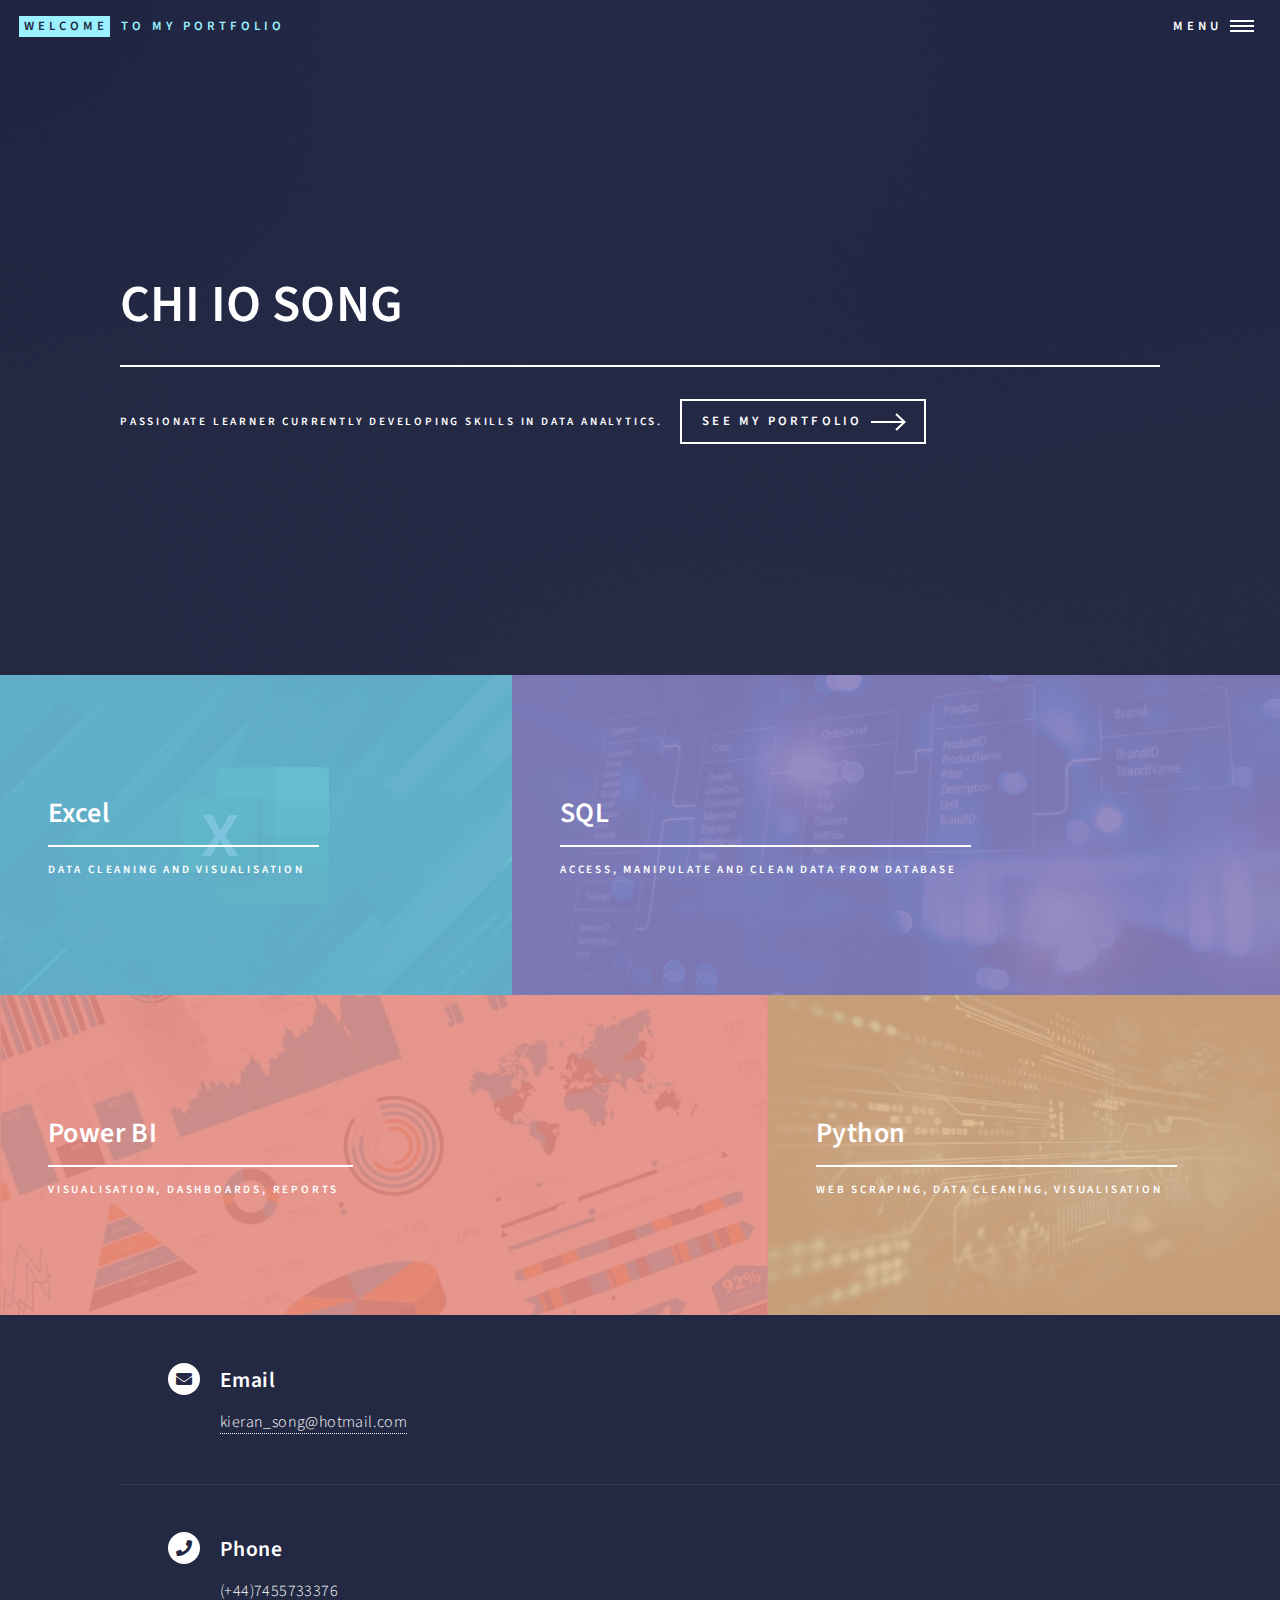
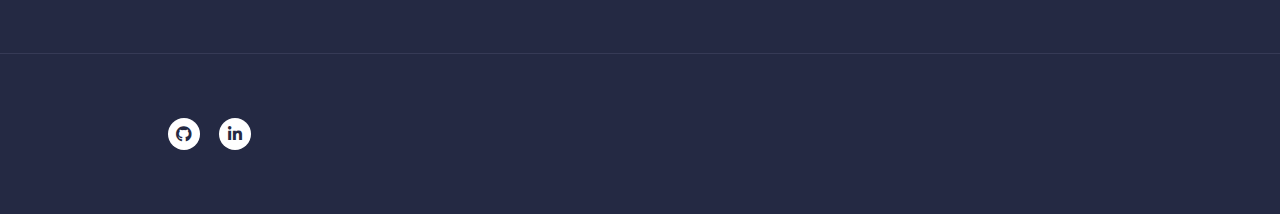
<file: index.html>
<!DOCTYPE HTML>
<!--
	Forty by HTML5 UP
	html5up.net | @ajlkn
	Free for personal and commercial use under the CCA 3.0 license (html5up.net/license)
-->
<html>
	<head>
		<title>Chi Io Song portfolio</title>
		<meta charset="utf-8" />
		<meta name="viewport" content="width=device-width, initial-scale=1, user-scalable=no" />
		<link rel="stylesheet" href="assets/css/main.css" />
		<noscript><link rel="stylesheet" href="assets/css/noscript.css" /></noscript>
	</head>
	<body class="is-preload">

		<!-- Wrapper -->
			<div id="wrapper">

				<!-- Header -->
					<header id="header" class="alt">
						<a href="index.html" class="logo"><strong>WELCOME</strong> <span>TO MY PORTFOLIO</span></a>
						<nav>
							<a href="#menu">Menu</a>
						</nav>
					</header>

				<!-- Menu -->
					<nav id="menu">
						<ul class="links">
							<li><a href="index.html">Home</a></li>
							<li><a href="Power BI.html">Power BI</a></li>
							<li><a href="SQL.html">SQL</a></li> 
							<li><a href="Python.html">Python</a></li> 
							<li><a href="Excel.html">Excel</a></li> 
							<!--
							<li><a href="generic.html">Generic</a></li>
							<li><a href="elements.html">Elements</a></li>    &#40;in progress&#41;
							-->
						</ul>

						<!--
						<ul class="actions stacked">
							<li><a href="#" class="button primary fit">Get Started</a></li>
							<li><a href="#" class="button fit">Log In</a></li>
						</ul>
						-->
					</nav>

				<!-- Banner -->
					<section id="banner" class="major">
						<div class="inner">
							<header class="major">
								<h1>CHI IO SONG</h1>
							</header>
							<div class="content">
								<p>Passionate learner currently developing skills in data analytics.</p>
								<ul class="actions">
									<li><a href="#one" class="button next scrolly">See my portfolio</a></li>
								</ul>
							</div>
						</div>
					</section>

				<!-- Main -->
					<div id="main">

						<!-- One -->
							<section id="one" class="tiles">

								<article>
									<span class="image">
										<img src="images/Excel2.jpg" alt="" />
									</span>
									<header class="major">
										<h3><a href="Excel.html" class="link">Excel</a></h3>
										<p>Data cleaning and visualisation</p>
									</header>
								</article>

								<article>
									<span class="image">
										<img src="images/SQL.jpg" alt="" />
									</span>
									<header class="major">
										<h3><a href="SQL.html" class="link">SQL</a></h3>
										<p>Access, manipulate and clean data from database</p>
									</header>
								</article>

								<article>
									<span class="image">
										<img src="images/Power_BI.jpg" alt="" />
									</span>
									<header class="major">
										<h3><a href="Power BI.html" class="link">Power BI</a></h3>
										<p>Visualisation, dashboards, reports</p>
									</header>
								</article>
								
								<article>
									<span class="image">
										<img src="images/Python.jpg" alt="" />
									</span>
									<header class="major">
										<h3><a href="Python.html" class="link"></a>Python</h3>
										<p>Web scraping, data cleaning, visualisation</p>
									</header>
								</article>
								
								<!--
								<article>
									<span class="image">
										<img src="images/pic05.jpg" alt="" />
									</span>
									<header class="major">
										<h3><a href="landing.html" class="link">Consequat</a></h3>
										<p>Ipsum dolor sit amet</p>
									</header>
								</article>
								<article>
									<span class="image">
										<img src="images/pic06.jpg" alt="" />
									</span>
									<header class="major">
										<h3><a href="landing.html" class="link">Etiam</a></h3>
										<p>Feugiat amet tempus</p>
									</header>
								</article>
								-->
							</section>

						<!-- Two -->
						<!--
							<section id="two">
								<div class="inner">
									<header class="major">
										<h2>In Progress</h2>
									</header>
									<p>More projects coming soon.</p>
									<ul class="actions">
										<li><a href="generic.html" class="button next">FIND OUT MORE</a></li>
									</ul>
								</div>
							</section>
						-->

					</div>
					

				<!-- Contact -->
					<section id="contact">
						<div class="inner">
							<!--
							<section>
								<form method="post" action="#">
									<div class="fields">
										<div class="field half">
											<label for="name">Name</label>
											<input type="text" name="name" id="name" />
										</div>
										<div class="field half">
											<label for="email">Email</label>
											<input type="text" name="email" id="email" />
										</div>
										<div class="field">
											<label for="message">Message</label>
											<textarea name="message" id="message" rows="6"></textarea>
										</div>
									</div>
									<ul class="actions">
										<li><input type="submit" value="Send Message" class="primary" /></li>
										<li><input type="reset" value="Clear" /></li>
									</ul>
								</form>
							</section>
							-->
							
							<section class="split">
								<section>
									<div class="contact-method">
										<span class="icon solid alt fa-envelope"></span>
										<h3>Email</h3>
										<a href="#">kieran_song@hotmail.com</a>
									</div>
								</section>
								<section>
									<div class="contact-method">
										<span class="icon solid alt fa-phone"></span>
										<h3>Phone</h3>
										<span>(+44)7455733376</span>
									</div>
								</section>
								<!--
								<section>
									<div class="contact-method">
										<span class="icon solid alt fa-home"></span>
										<h3>Location</h3>
										<span>Glasgow<br />
										Scotland<br />
										United States of America</span>
									</div>
								</section>
								-->
					

							</section>
						</div>
					</section>

				<!-- Footer -->
					<footer id="footer">
						<div class="inner">
							<ul class="icons">
								<!--
								<li><a href="#" class="icon brands alt fa-twitter"><span class="label">Twitter</span></a></li>
								<li><a href="#" class="icon brands alt fa-facebook-f"><span class="label">Facebook</span></a></li>
								<li><a href="#" class="icon brands alt fa-instagram"><span class="label">Instagram</span></a></li>
								-->
								<li><a href="https://github.com/s262680" target="_blank" class="icon brands alt fa-github"><span class="label">GitHub</span></a></li>
								<li><a href="https://www.linkedin.com/in/kieran-chi-io-song-8516aa174/" target="_blank" class="icon brands alt fa-linkedin-in"><span class="label">LinkedIn</span></a></li>
							<!--
							<ul class="copyright">
								<li>&copy; Untitled</li><li>Design: <a href="https://html5up.net">HTML5 UP</a></li>
							</ul>
							-->
						</div>
					</footer>

			</div>

		<!-- Scripts -->
			<script src="assets/js/jquery.min.js"></script>
			<script src="assets/js/jquery.scrolly.min.js"></script>
			<script src="assets/js/jquery.scrollex.min.js"></script>
			<script src="assets/js/browser.min.js"></script>
			<script src="assets/js/breakpoints.min.js"></script>
			<script src="assets/js/util.js"></script>
			<script src="assets/js/main.js"></script>

	</body>
</html>
</file>
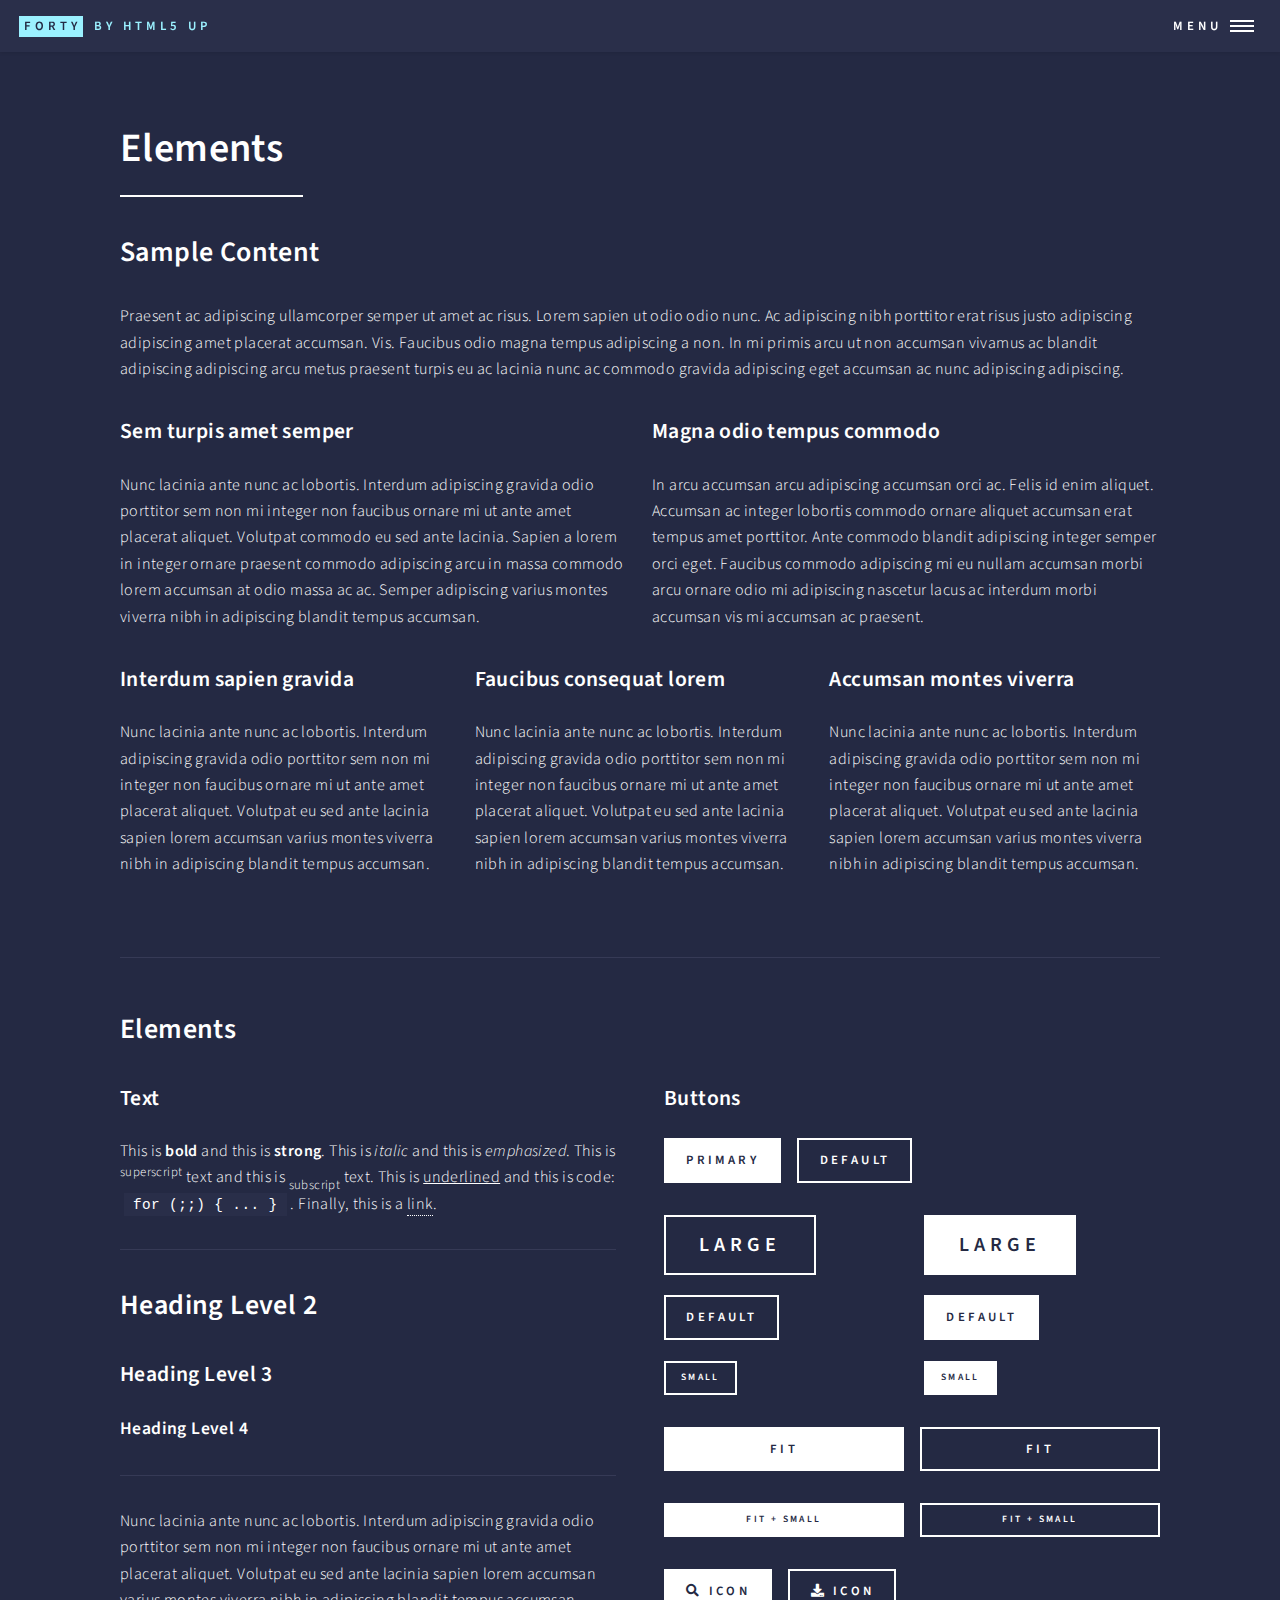
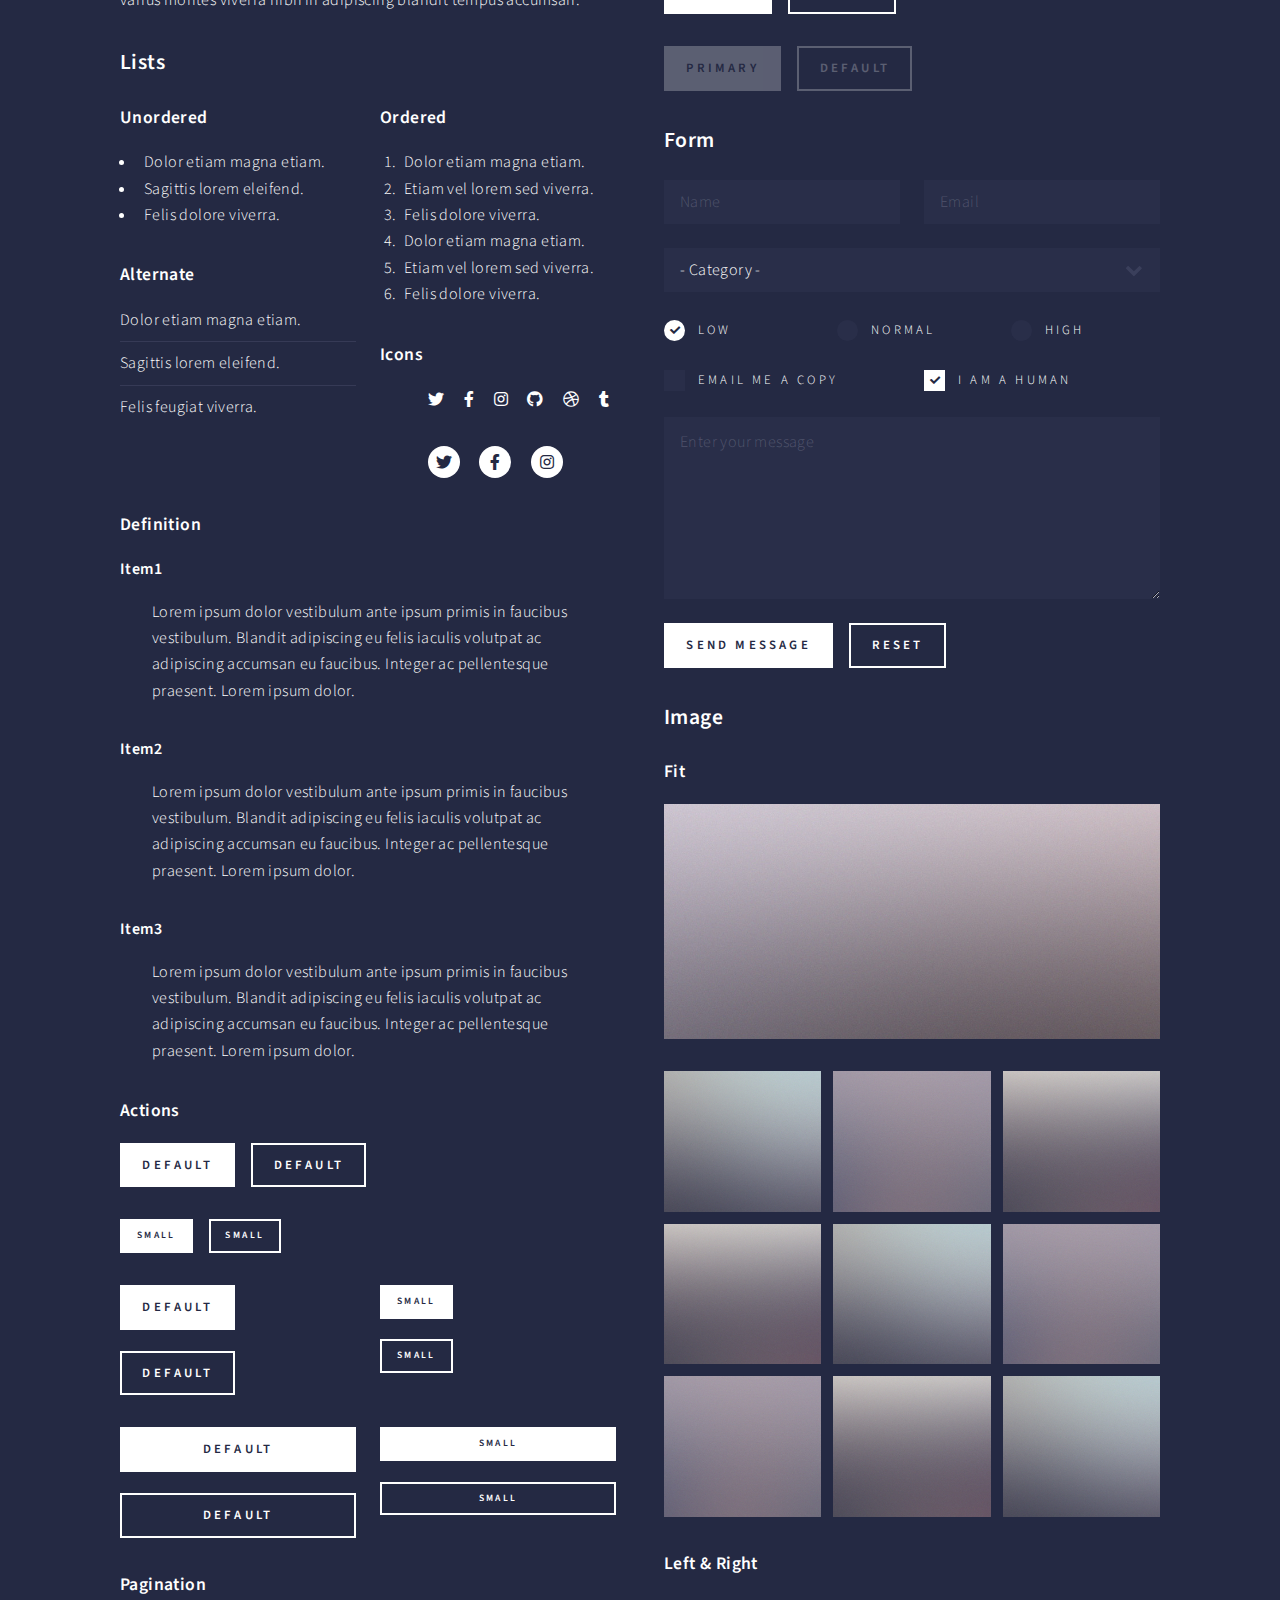
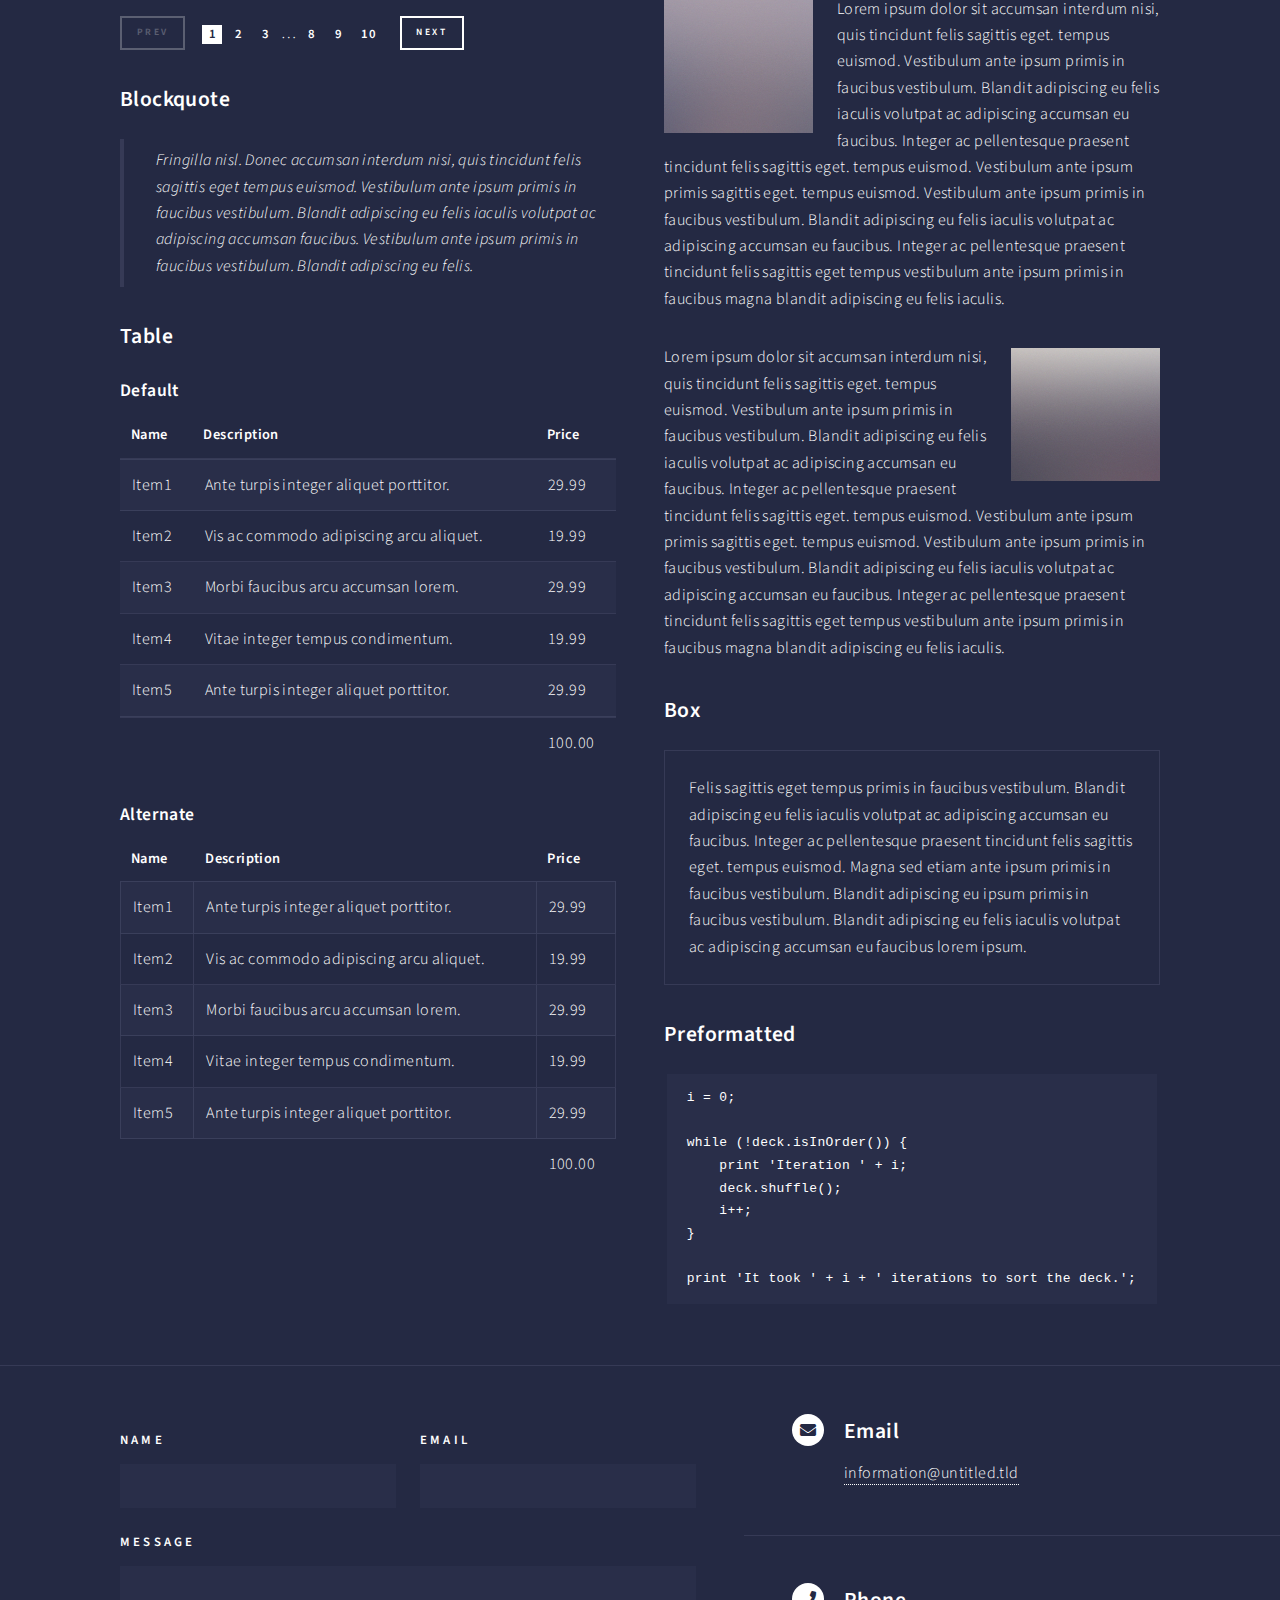
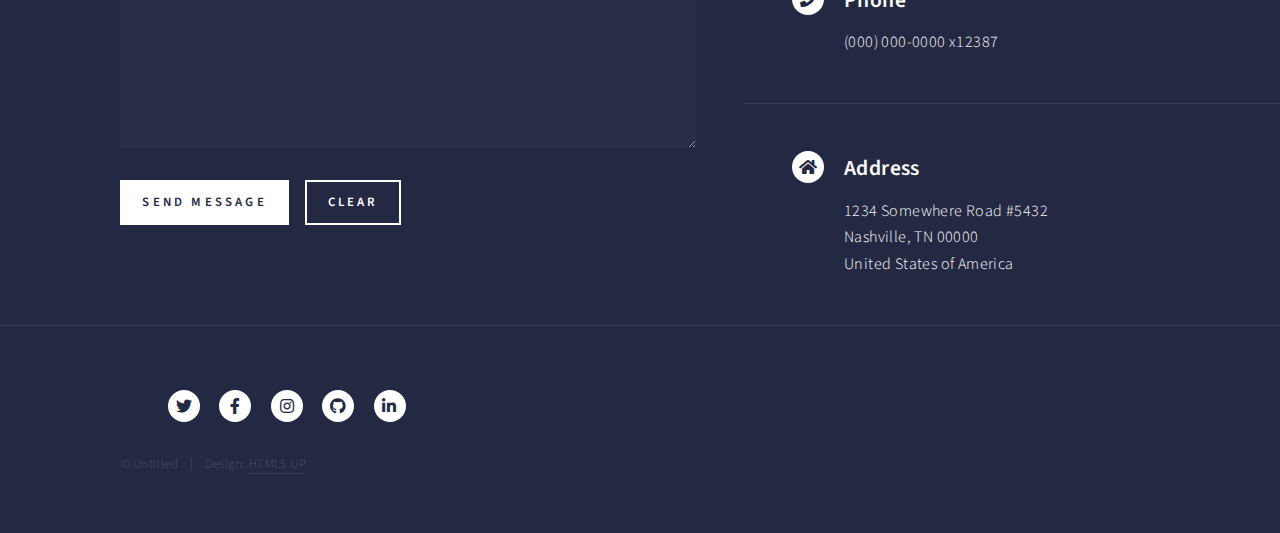
<file: elements.html>
<!DOCTYPE HTML>
<!--
	Forty by HTML5 UP
	html5up.net | @ajlkn
	Free for personal and commercial use under the CCA 3.0 license (html5up.net/license)
-->
<html>
	<head>
		<title>Elements - Forty by HTML5 UP</title>
		<meta charset="utf-8" />
		<meta name="viewport" content="width=device-width, initial-scale=1, user-scalable=no" />
		<link rel="stylesheet" href="assets/css/main.css" />
		<noscript><link rel="stylesheet" href="assets/css/noscript.css" /></noscript>
	</head>
	<body class="is-preload">

		<!-- Wrapper -->
			<div id="wrapper">

				<!-- Header -->
					<header id="header">
						<a href="index.html" class="logo"><strong>Forty</strong> <span>by HTML5 UP</span></a>
						<nav>
							<a href="#menu">Menu</a>
						</nav>
					</header>

				<!-- Menu -->
					<nav id="menu">
						<ul class="links">
							<li><a href="index.html">Home</a></li>
							<li><a href="landing.html">Landing</a></li>
							<li><a href="generic.html">Generic</a></li>
							<li><a href="elements.html">Elements</a></li>
						</ul>
						<ul class="actions stacked">
							<li><a href="#" class="button primary fit">Get Started</a></li>
							<li><a href="#" class="button fit">Log In</a></li>
						</ul>
					</nav>

				<!-- Main -->
					<div id="main" class="alt">

						<!-- One -->
							<section id="one">
								<div class="inner">
									<header class="major">
										<h1>Elements</h1>
									</header>

									<!-- Content -->
										<h2 id="content">Sample Content</h2>
										<p>Praesent ac adipiscing ullamcorper semper ut amet ac risus. Lorem sapien ut odio odio nunc. Ac adipiscing nibh porttitor erat risus justo adipiscing adipiscing amet placerat accumsan. Vis. Faucibus odio magna tempus adipiscing a non. In mi primis arcu ut non accumsan vivamus ac blandit adipiscing adipiscing arcu metus praesent turpis eu ac lacinia nunc ac commodo gravida adipiscing eget accumsan ac nunc adipiscing adipiscing.</p>
										<div class="row">
											<div class="col-6 col-12-small">
												<h3>Sem turpis amet semper</h3>
												<p>Nunc lacinia ante nunc ac lobortis. Interdum adipiscing gravida odio porttitor sem non mi integer non faucibus ornare mi ut ante amet placerat aliquet. Volutpat commodo eu sed ante lacinia. Sapien a lorem in integer ornare praesent commodo adipiscing arcu in massa commodo lorem accumsan at odio massa ac ac. Semper adipiscing varius montes viverra nibh in adipiscing blandit tempus accumsan.</p>
											</div>
											<div class="col-6 col-12-small">
												<h3>Magna odio tempus commodo</h3>
												<p>In arcu accumsan arcu adipiscing accumsan orci ac. Felis id enim aliquet. Accumsan ac integer lobortis commodo ornare aliquet accumsan erat tempus amet porttitor. Ante commodo blandit adipiscing integer semper orci eget. Faucibus commodo adipiscing mi eu nullam accumsan morbi arcu ornare odio mi adipiscing nascetur lacus ac interdum morbi accumsan vis mi accumsan ac praesent.</p>
											</div>
											<!-- Break -->
											<div class="col-4 col-12-medium">
												<h3>Interdum sapien gravida</h3>
												<p>Nunc lacinia ante nunc ac lobortis. Interdum adipiscing gravida odio porttitor sem non mi integer non faucibus ornare mi ut ante amet placerat aliquet. Volutpat eu sed ante lacinia sapien lorem accumsan varius montes viverra nibh in adipiscing blandit tempus accumsan.</p>
											</div>
											<div class="col-4 col-12-medium">
												<h3>Faucibus consequat lorem</h3>
												<p>Nunc lacinia ante nunc ac lobortis. Interdum adipiscing gravida odio porttitor sem non mi integer non faucibus ornare mi ut ante amet placerat aliquet. Volutpat eu sed ante lacinia sapien lorem accumsan varius montes viverra nibh in adipiscing blandit tempus accumsan.</p>
											</div>
											<div class="col-4 col-12-medium">
												<h3>Accumsan montes viverra</h3>
												<p>Nunc lacinia ante nunc ac lobortis. Interdum adipiscing gravida odio porttitor sem non mi integer non faucibus ornare mi ut ante amet placerat aliquet. Volutpat eu sed ante lacinia sapien lorem accumsan varius montes viverra nibh in adipiscing blandit tempus accumsan.</p>
											</div>
										</div>

									<hr class="major" />

									<!-- Elements -->
										<h2 id="elements">Elements</h2>
										<div class="row gtr-200">
											<div class="col-6 col-12-medium">

												<!-- Text stuff -->
													<h3>Text</h3>
													<p>This is <b>bold</b> and this is <strong>strong</strong>. This is <i>italic</i> and this is <em>emphasized</em>.
													This is <sup>superscript</sup> text and this is <sub>subscript</sub> text.
													This is <u>underlined</u> and this is code: <code>for (;;) { ... }</code>.
													Finally, this is a <a href="#">link</a>.</p>
													<hr />
													<h2>Heading Level 2</h2>
													<h3>Heading Level 3</h3>
													<h4>Heading Level 4</h4>
													<hr />
													<p>Nunc lacinia ante nunc ac lobortis. Interdum adipiscing gravida odio porttitor sem non mi integer non faucibus ornare mi ut ante amet placerat aliquet. Volutpat eu sed ante lacinia sapien lorem accumsan varius montes viverra nibh in adipiscing blandit tempus accumsan.</p>

												<!-- Lists -->
													<h3>Lists</h3>
													<div class="row">
														<div class="col-6 col-12-small">

															<h4>Unordered</h4>
															<ul>
																<li>Dolor etiam magna etiam.</li>
																<li>Sagittis lorem eleifend.</li>
																<li>Felis dolore viverra.</li>
															</ul>

															<h4>Alternate</h4>
															<ul class="alt">
																<li>Dolor etiam magna etiam.</li>
																<li>Sagittis lorem eleifend.</li>
																<li>Felis feugiat viverra.</li>
															</ul>

														</div>
														<div class="col-6 col-12-small">

															<h4>Ordered</h4>
															<ol>
																<li>Dolor etiam magna etiam.</li>
																<li>Etiam vel lorem sed viverra.</li>
																<li>Felis dolore viverra.</li>
																<li>Dolor etiam magna etiam.</li>
																<li>Etiam vel lorem sed viverra.</li>
																<li>Felis dolore viverra.</li>
															</ol>

															<h4>Icons</h4>
															<ul class="icons">
																<li><a href="#" class="icon brands fa-twitter"><span class="label">Twitter</span></a></li>
																<li><a href="#" class="icon brands fa-facebook-f"><span class="label">Facebook</span></a></li>
																<li><a href="#" class="icon brands fa-instagram"><span class="label">Instagram</span></a></li>
																<li><a href="#" class="icon brands fa-github"><span class="label">Github</span></a></li>
																<li><a href="#" class="icon brands fa-dribbble"><span class="label">Dribbble</span></a></li>
																<li><a href="#" class="icon brands fa-tumblr"><span class="label">Tumblr</span></a></li>
															</ul>
															<ul class="icons">
																<li><a href="#" class="icon brands alt fa-twitter"><span class="label">Twitter</span></a></li>
																<li><a href="#" class="icon brands alt fa-facebook-f"><span class="label">Facebook</span></a></li>
																<li><a href="#" class="icon brands alt fa-instagram"><span class="label">Instagram</span></a></li>
															</ul>

														</div>
													</div>
													<h4>Definition</h4>
													<dl>
														<dt>Item1</dt>
														<dd>
															<p>Lorem ipsum dolor vestibulum ante ipsum primis in faucibus vestibulum. Blandit adipiscing eu felis iaculis volutpat ac adipiscing accumsan eu faucibus. Integer ac pellentesque praesent. Lorem ipsum dolor.</p>
														</dd>
														<dt>Item2</dt>
														<dd>
															<p>Lorem ipsum dolor vestibulum ante ipsum primis in faucibus vestibulum. Blandit adipiscing eu felis iaculis volutpat ac adipiscing accumsan eu faucibus. Integer ac pellentesque praesent. Lorem ipsum dolor.</p>
														</dd>
														<dt>Item3</dt>
														<dd>
															<p>Lorem ipsum dolor vestibulum ante ipsum primis in faucibus vestibulum. Blandit adipiscing eu felis iaculis volutpat ac adipiscing accumsan eu faucibus. Integer ac pellentesque praesent. Lorem ipsum dolor.</p>
														</dd>
													</dl>

													<h4>Actions</h4>
													<ul class="actions">
														<li><a href="#" class="button primary">Default</a></li>
														<li><a href="#" class="button">Default</a></li>
													</ul>
													<ul class="actions small">
														<li><a href="#" class="button primary small">Small</a></li>
														<li><a href="#" class="button small">Small</a></li>
													</ul>
													<div class="row">
														<div class="col-6 col-12-small">
															<ul class="actions stacked">
																<li><a href="#" class="button primary">Default</a></li>
																<li><a href="#" class="button">Default</a></li>
															</ul>
														</div>
														<div class="col-6 col-12-small">
															<ul class="actions stacked">
																<li><a href="#" class="button primary small">Small</a></li>
																<li><a href="#" class="button small">Small</a></li>
															</ul>
														</div>
														<div class="col-6 col-12-small">
															<ul class="actions stacked">
																<li><a href="#" class="button primary fit">Default</a></li>
																<li><a href="#" class="button fit">Default</a></li>
															</ul>
														</div>
														<div class="col-6 col-12-small">
															<ul class="actions stacked">
																<li><a href="#" class="button primary small fit">Small</a></li>
																<li><a href="#" class="button small fit">Small</a></li>
															</ul>
														</div>
													</div>

													<h4>Pagination</h4>
													<ul class="pagination">
														<li><span class="button small disabled">Prev</span></li>
														<li><a href="#" class="page active">1</a></li>
														<li><a href="#" class="page">2</a></li>
														<li><a href="#" class="page">3</a></li>
														<li><span>&hellip;</span></li>
														<li><a href="#" class="page">8</a></li>
														<li><a href="#" class="page">9</a></li>
														<li><a href="#" class="page">10</a></li>
														<li><a href="#" class="button small">Next</a></li>
													</ul>

												<!-- Blockquote -->
													<h3>Blockquote</h3>
													<blockquote>Fringilla nisl. Donec accumsan interdum nisi, quis tincidunt felis sagittis eget tempus euismod. Vestibulum ante ipsum primis in faucibus vestibulum. Blandit adipiscing eu felis iaculis volutpat ac adipiscing accumsan faucibus. Vestibulum ante ipsum primis in faucibus vestibulum. Blandit adipiscing eu felis.</blockquote>

												<!-- Table -->
													<h3>Table</h3>

													<h4>Default</h4>
													<div class="table-wrapper">
														<table>
															<thead>
																<tr>
																	<th>Name</th>
																	<th>Description</th>
																	<th>Price</th>
																</tr>
															</thead>
															<tbody>
																<tr>
																	<td>Item1</td>
																	<td>Ante turpis integer aliquet porttitor.</td>
																	<td>29.99</td>
																</tr>
																<tr>
																	<td>Item2</td>
																	<td>Vis ac commodo adipiscing arcu aliquet.</td>
																	<td>19.99</td>
																</tr>
																<tr>
																	<td>Item3</td>
																	<td> Morbi faucibus arcu accumsan lorem.</td>
																	<td>29.99</td>
																</tr>
																<tr>
																	<td>Item4</td>
																	<td>Vitae integer tempus condimentum.</td>
																	<td>19.99</td>
																</tr>
																<tr>
																	<td>Item5</td>
																	<td>Ante turpis integer aliquet porttitor.</td>
																	<td>29.99</td>
																</tr>
															</tbody>
															<tfoot>
																<tr>
																	<td colspan="2"></td>
																	<td>100.00</td>
																</tr>
															</tfoot>
														</table>
													</div>

													<h4>Alternate</h4>
													<div class="table-wrapper">
														<table class="alt">
															<thead>
																<tr>
																	<th>Name</th>
																	<th>Description</th>
																	<th>Price</th>
																</tr>
															</thead>
															<tbody>
																<tr>
																	<td>Item1</td>
																	<td>Ante turpis integer aliquet porttitor.</td>
																	<td>29.99</td>
																</tr>
																<tr>
																	<td>Item2</td>
																	<td>Vis ac commodo adipiscing arcu aliquet.</td>
																	<td>19.99</td>
																</tr>
																<tr>
																	<td>Item3</td>
																	<td> Morbi faucibus arcu accumsan lorem.</td>
																	<td>29.99</td>
																</tr>
																<tr>
																	<td>Item4</td>
																	<td>Vitae integer tempus condimentum.</td>
																	<td>19.99</td>
																</tr>
																<tr>
																	<td>Item5</td>
																	<td>Ante turpis integer aliquet porttitor.</td>
																	<td>29.99</td>
																</tr>
															</tbody>
															<tfoot>
																<tr>
																	<td colspan="2"></td>
																	<td>100.00</td>
																</tr>
															</tfoot>
														</table>
													</div>

											</div>
											<div class="col-6 col-12-medium">

												<!-- Buttons -->
													<h3>Buttons</h3>
													<ul class="actions">
														<li><a href="#" class="button primary">Primary</a></li>
														<li><a href="#" class="button">Default</a></li>
													</ul>
													<div class="row">
														<div class="col-6 col-12-xsmall">
															<ul class="actions stacked">
																<li><a href="#" class="button large">Large</a></li>
																<li><a href="#" class="button">Default</a></li>
																<li><a href="#" class="button small">Small</a></li>
															</ul>
														</div>
														<div class="col-6 col-12-xsmall">
															<ul class="actions stacked">
																<li><a href="#" class="button primary large">Large</a></li>
																<li><a href="#" class="button primary">Default</a></li>
																<li><a href="#" class="button primary small">Small</a></li>
															</ul>
														</div>
													</div>
													<ul class="actions fit">
														<li><a href="#" class="button primary fit">Fit</a></li>
														<li><a href="#" class="button fit">Fit</a></li>
													</ul>
													<ul class="actions fit small">
														<li><a href="#" class="button primary fit small">Fit + Small</a></li>
														<li><a href="#" class="button fit small">Fit + Small</a></li>
													</ul>
													<ul class="actions">
														<li><a href="#" class="button primary icon solid fa-search">Icon</a></li>
														<li><a href="#" class="button icon solid fa-download">Icon</a></li>
													</ul>
													<ul class="actions">
														<li><span class="button primary disabled">Primary</span></li>
														<li><span class="button disabled">Default</span></li>
													</ul>

												<!-- Form -->
													<h3>Form</h3>

													<form method="post" action="#">
														<div class="row gtr-uniform">
															<div class="col-6 col-12-xsmall">
																<input type="text" name="demo-name" id="demo-name" value="" placeholder="Name" />
															</div>
															<div class="col-6 col-12-xsmall">
																<input type="email" name="demo-email" id="demo-email" value="" placeholder="Email" />
															</div>
															<!-- Break -->
															<div class="col-12">
																<select name="demo-category" id="demo-category">
																	<option value="">- Category -</option>
																	<option value="1">Manufacturing</option>
																	<option value="1">Shipping</option>
																	<option value="1">Administration</option>
																	<option value="1">Human Resources</option>
																</select>
															</div>
															<!-- Break -->
															<div class="col-4 col-12-small">
																<input type="radio" id="demo-priority-low" name="demo-priority" checked>
																<label for="demo-priority-low">Low</label>
															</div>
															<div class="col-4 col-12-small">
																<input type="radio" id="demo-priority-normal" name="demo-priority">
																<label for="demo-priority-normal">Normal</label>
															</div>
															<div class="col-4 col-12-small">
																<input type="radio" id="demo-priority-high" name="demo-priority">
																<label for="demo-priority-high">High</label>
															</div>
															<!-- Break -->
															<div class="col-6 col-12-small">
																<input type="checkbox" id="demo-copy" name="demo-copy">
																<label for="demo-copy">Email me a copy</label>
															</div>
															<div class="col-6 col-12-small">
																<input type="checkbox" id="demo-human" name="demo-human" checked>
																<label for="demo-human">I am a human</label>
															</div>
															<!-- Break -->
															<div class="col-12">
																<textarea name="demo-message" id="demo-message" placeholder="Enter your message" rows="6"></textarea>
															</div>
															<!-- Break -->
															<div class="col-12">
																<ul class="actions">
																	<li><input type="submit" value="Send Message" class="primary" /></li>
																	<li><input type="reset" value="Reset" /></li>
																</ul>
															</div>
														</div>
													</form>

												<!-- Image -->
													<h3>Image</h3>

													<h4>Fit</h4>
													<span class="image fit"><img src="images/pic03.jpg" alt="" /></span>
													<div class="box alt">
														<div class="row gtr-50 gtr-uniform">
															<div class="col-4"><span class="image fit"><img src="images/pic08.jpg" alt="" /></span></div>
															<div class="col-4"><span class="image fit"><img src="images/pic09.jpg" alt="" /></span></div>
															<div class="col-4"><span class="image fit"><img src="images/pic10.jpg" alt="" /></span></div>
															<!-- Break -->
															<div class="col-4"><span class="image fit"><img src="images/pic10.jpg" alt="" /></span></div>
															<div class="col-4"><span class="image fit"><img src="images/pic08.jpg" alt="" /></span></div>
															<div class="col-4"><span class="image fit"><img src="images/pic09.jpg" alt="" /></span></div>
															<!-- Break -->
															<div class="col-4"><span class="image fit"><img src="images/pic09.jpg" alt="" /></span></div>
															<div class="col-4"><span class="image fit"><img src="images/pic10.jpg" alt="" /></span></div>
															<div class="col-4"><span class="image fit"><img src="images/pic08.jpg" alt="" /></span></div>
														</div>
													</div>

													<h4>Left &amp; Right</h4>
													<p><span class="image left"><img src="images/pic09.jpg" alt="" /></span>Lorem ipsum dolor sit accumsan interdum nisi, quis tincidunt felis sagittis eget. tempus euismod. Vestibulum ante ipsum primis in faucibus vestibulum. Blandit adipiscing eu felis iaculis volutpat ac adipiscing accumsan eu faucibus. Integer ac pellentesque praesent tincidunt felis sagittis eget. tempus euismod. Vestibulum ante ipsum primis sagittis eget. tempus euismod. Vestibulum ante ipsum primis in faucibus vestibulum. Blandit adipiscing eu felis iaculis volutpat ac adipiscing accumsan eu faucibus. Integer ac pellentesque praesent tincidunt felis sagittis eget tempus vestibulum ante ipsum primis in faucibus magna blandit adipiscing eu felis iaculis.</p>
													<p><span class="image right"><img src="images/pic10.jpg" alt="" /></span>Lorem ipsum dolor sit accumsan interdum nisi, quis tincidunt felis sagittis eget. tempus euismod. Vestibulum ante ipsum primis in faucibus vestibulum. Blandit adipiscing eu felis iaculis volutpat ac adipiscing accumsan eu faucibus. Integer ac pellentesque praesent tincidunt felis sagittis eget. tempus euismod. Vestibulum ante ipsum primis sagittis eget. tempus euismod. Vestibulum ante ipsum primis in faucibus vestibulum. Blandit adipiscing eu felis iaculis volutpat ac adipiscing accumsan eu faucibus. Integer ac pellentesque praesent tincidunt felis sagittis eget tempus vestibulum ante ipsum primis in faucibus magna blandit adipiscing eu felis iaculis.</p>

												<!-- Box -->
													<h3>Box</h3>
													<div class="box">
														<p>Felis sagittis eget tempus primis in faucibus vestibulum. Blandit adipiscing eu felis iaculis volutpat ac adipiscing accumsan eu faucibus. Integer ac pellentesque praesent tincidunt felis sagittis eget. tempus euismod. Magna sed etiam ante ipsum primis in faucibus vestibulum. Blandit adipiscing eu ipsum primis in faucibus vestibulum. Blandit adipiscing eu felis iaculis volutpat ac adipiscing accumsan eu faucibus lorem ipsum.</p>
													</div>

												<!-- Preformatted Code -->
													<h3>Preformatted</h3>
													<pre><code>i = 0;

while (!deck.isInOrder()) {
    print 'Iteration ' + i;
    deck.shuffle();
    i++;
}

print 'It took ' + i + ' iterations to sort the deck.';
</code></pre>

											</div>
										</div>

								</div>
							</section>

					</div>

				<!-- Contact -->
					<section id="contact">
						<div class="inner">
							<section>
								<form method="post" action="#">
									<div class="fields">
										<div class="field half">
											<label for="name">Name</label>
											<input type="text" name="name" id="name" />
										</div>
										<div class="field half">
											<label for="email">Email</label>
											<input type="text" name="email" id="email" />
										</div>
										<div class="field">
											<label for="message">Message</label>
											<textarea name="message" id="message" rows="6"></textarea>
										</div>
									</div>
									<ul class="actions">
										<li><input type="submit" value="Send Message" class="primary" /></li>
										<li><input type="reset" value="Clear" /></li>
									</ul>
								</form>
							</section>
							<section class="split">
								<section>
									<div class="contact-method">
										<span class="icon solid alt fa-envelope"></span>
										<h3>Email</h3>
										<a href="#">information@untitled.tld</a>
									</div>
								</section>
								<section>
									<div class="contact-method">
										<span class="icon solid alt fa-phone"></span>
										<h3>Phone</h3>
										<span>(000) 000-0000 x12387</span>
									</div>
								</section>
								<section>
									<div class="contact-method">
										<span class="icon solid alt fa-home"></span>
										<h3>Address</h3>
										<span>1234 Somewhere Road #5432<br />
										Nashville, TN 00000<br />
										United States of America</span>
									</div>
								</section>
							</section>
						</div>
					</section>

				<!-- Footer -->
					<footer id="footer">
						<div class="inner">
							<ul class="icons">
								<li><a href="#" class="icon brands alt fa-twitter"><span class="label">Twitter</span></a></li>
								<li><a href="#" class="icon brands alt fa-facebook-f"><span class="label">Facebook</span></a></li>
								<li><a href="#" class="icon brands alt fa-instagram"><span class="label">Instagram</span></a></li>
								<li><a href="#" class="icon brands alt fa-github"><span class="label">GitHub</span></a></li>
								<li><a href="#" class="icon brands alt fa-linkedin-in"><span class="label">LinkedIn</span></a></li>
							</ul>
							<ul class="copyright">
								<li>&copy; Untitled</li><li>Design: <a href="https://html5up.net">HTML5 UP</a></li>
							</ul>
						</div>
					</footer>

			</div>

		<!-- Scripts -->
			<script src="assets/js/jquery.min.js"></script>
			<script src="assets/js/jquery.scrolly.min.js"></script>
			<script src="assets/js/jquery.scrollex.min.js"></script>
			<script src="assets/js/browser.min.js"></script>
			<script src="assets/js/breakpoints.min.js"></script>
			<script src="assets/js/util.js"></script>
			<script src="assets/js/main.js"></script>

	</body>
</html>
</file>
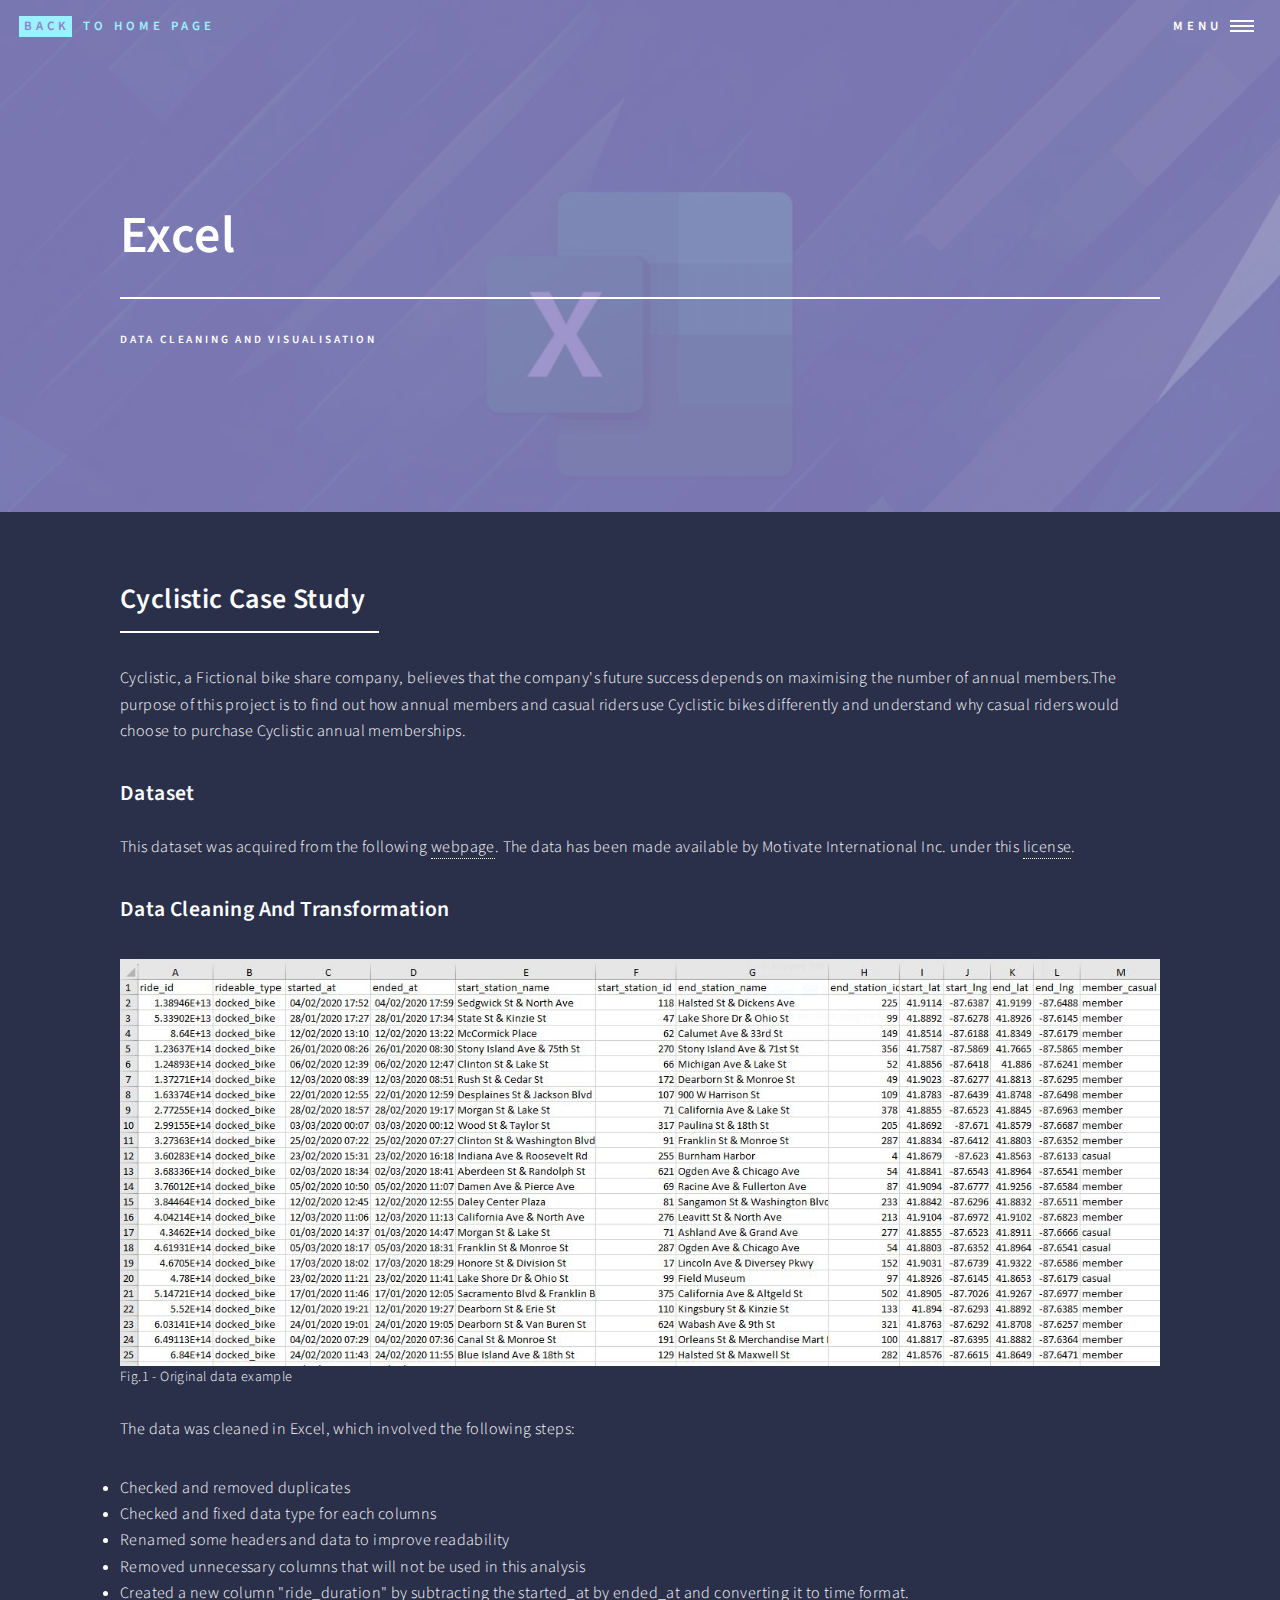
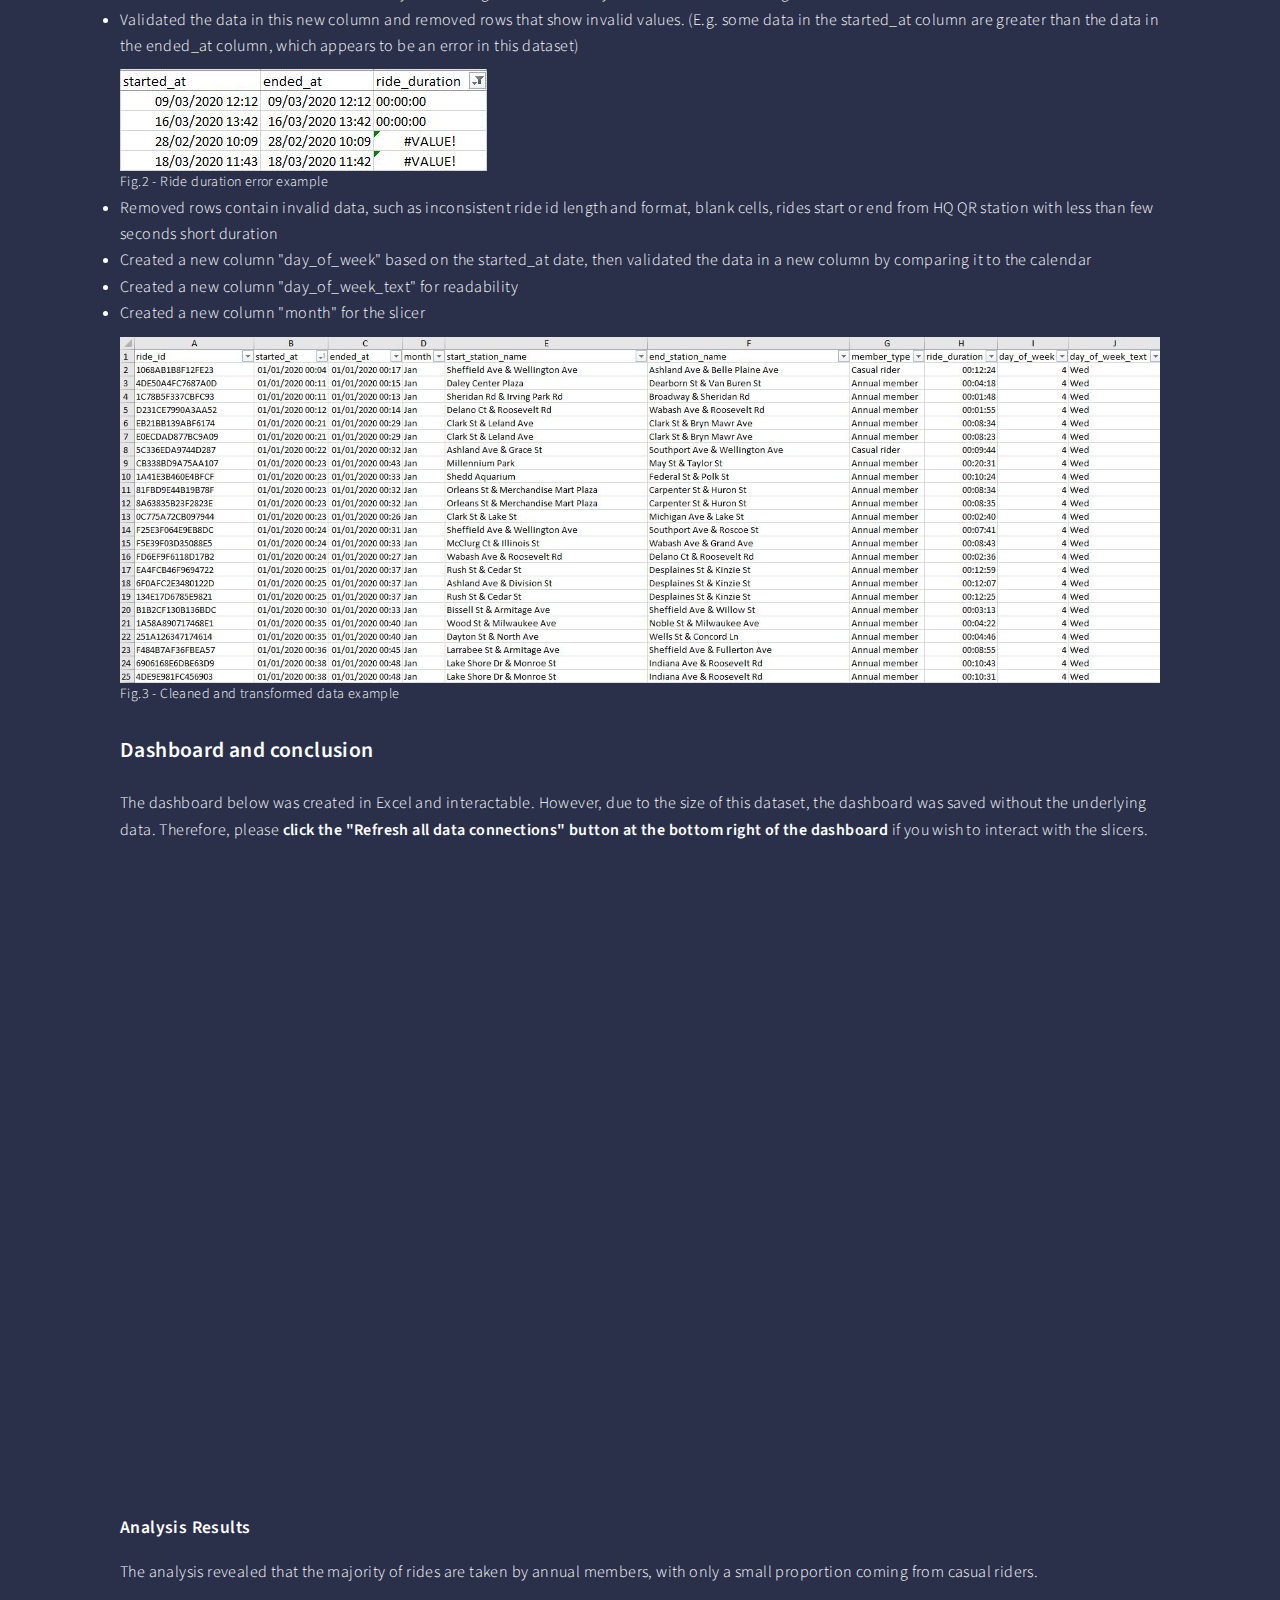
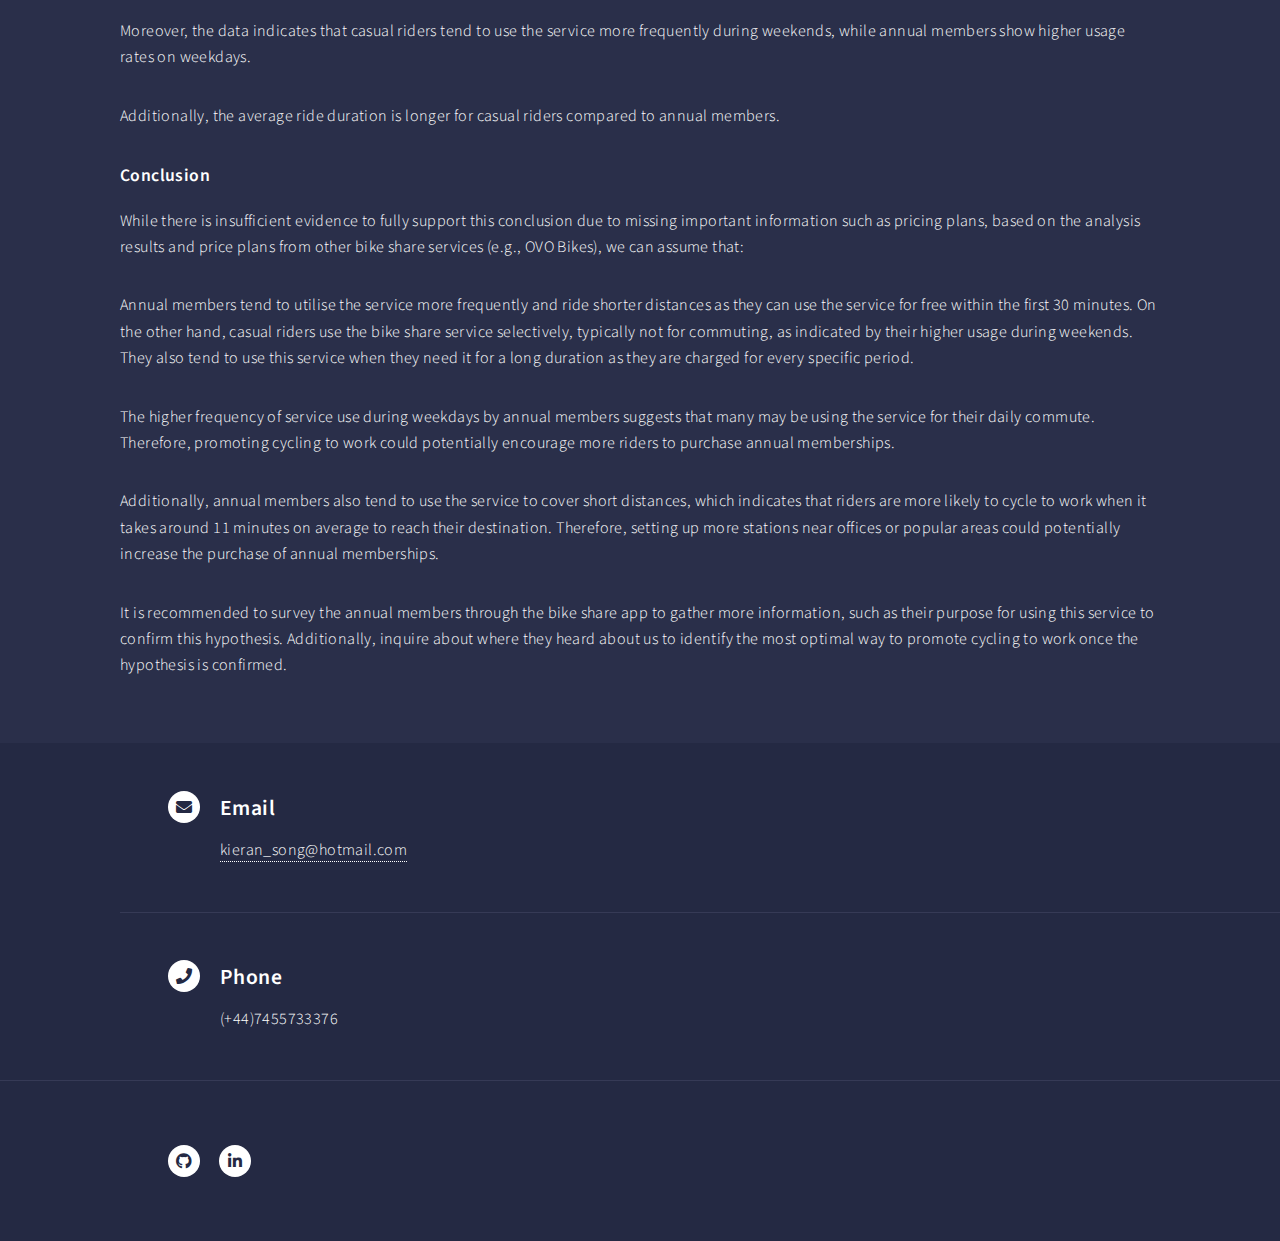
<file: Excel.html>
<!DOCTYPE HTML>
<!--
	Forty by HTML5 UP
	html5up.net | @ajlkn
	Free for personal and commercial use under the CCA 3.0 license (html5up.net/license)
-->
<html>
	<head>
		<title>Excel Portfolio</title>
		<meta charset="utf-8" />
		<meta name="viewport" content="width=device-width, initial-scale=1, user-scalable=no" />
		<link rel="stylesheet" href="assets/css/main.css" />
		<noscript><link rel="stylesheet" href="assets/css/noscript.css" /></noscript>
	</head>
	<body class="is-preload">

		<!-- Wrapper -->
			<div id="wrapper">

				<!-- Header -->
				<!-- Note: The "styleN" class below should match that of the banner element. -->
					<header id="header" class="alt style2">
						<a href="index.html" class="logo"><strong>BACK</strong> <span>TO HOME PAGE</span></a>
						<nav>
							<a href="#menu">Menu</a>
						</nav>
					</header>

				<!-- Menu -->
					<nav id="menu">
						<ul class="links">
							<li><a href="index.html">Home</a></li>
							<li><a href="Power BI.html">Power BI</a></li>
							<li><a href="SQL.html">SQL</a></li> 
							<li><a href="#">Python &#40;in progress&#41;</a></li> 
							<li><a href="Excel.html">Excel</a></li> 
							<!--
							<li><a href="generic.html">Generic</a></li>
							<li><a href="elements.html">Elements</a></li>    &#40;in progress&#41;
							-->
						</ul>

						<!--
						<ul class="actions stacked">
							<li><a href="#" class="button primary fit">Get Started</a></li>
							<li><a href="#" class="button fit">Log In</a></li>
						</ul>
						-->
					</nav>

				<!-- Banner -->
				<!-- Note: The "styleN" class below should match that of the header element. -->
					<section id="banner" class="style2">
						<div class="inner">
							<span class="image">
								<img src="images/Excel2.jpg" alt="" />
							</span>
							<header class="major">
								<h1>Excel</h1>
							</header>
							<div class="content">
								<p>Data cleaning and visualisation</p>
							</div>
						</div>
					</section>

				<!-- Main -->
					<div id="main">

						<!-- One -->
							<section id="one">
								<div class="inner">
									<header class="major">
										<h2>Cyclistic Case Study</h2>
									</header>
									<p>Cyclistic, a Fictional bike share company, believes that the company's future success depends on maximising the number of annual members.The purpose of this project is to find out how annual members and casual riders use Cyclistic bikes differently and understand why casual riders would choose to purchase Cyclistic annual memberships.</p>
									<!--
									<iframe src="https://onedrive.live.com/embed?resid=84A3F7CF774912F%213980&authkey=!AIOBq-lh9L5T8gk&em=2" width="1280" height="768" frameborder="0" scrolling="no" style="max-width: 120vh;"></iframe>
									-->
									<!--
									<script>
										window.onload = function() {
											refreshExcel();
										};
									
										function refreshExcel() {
											var iframe = document.getElementById("excel-iframe");
											iframe.src = "https://onedrive.live.com/embed?resid=84A3F7CF774912F%213999&authkey=!AFRpII1WvYofJ2E&em=2" + Date.now();
										}
									</script>
									-->
									
			
									<h3>Dataset</h3>
									<p>This dataset was acquired from the following <a href="https://divvy-tripdata.s3.amazonaws.com/index.html" target=”_blank>webpage</a>. The data has been made available by
										Motivate International Inc. under this <a href="https://divvybikes.com/data-license-agreement" target=”_blank>license</a>.</p>

									<h3>Data Cleaning And Transformation</h3>

									<figure class="image fig">
										<img src="images/Original_Data_Example.JPG" alt="" />
										<figcaption>Fig.1 - Original data example</figcaption>
									</figure>
									<br></br>
									<p>The data was cleaned in Excel, which involved the following steps:</p>
									<li>Checked and removed duplicates</li>
									<li>Checked and fixed data type for each columns</li>
									<li>Renamed some headers and data to improve readability</li>
									<li>Removed unnecessary columns that will not be used in this analysis</li>
									<li>Created a new column "ride_duration" by subtracting the started_at by ended_at and converting it to time format.</li>
									<li>Validated the data in this new column and removed rows that show invalid values. &#40;E.g. some data in the started_at column are greater than the data in the ended_at column, which appears to be an error in this dataset&#41;</li>							
									<figure class="image fig">
										<img src="images/Time_Error_Example.JPG" alt="" />
										<figcaption>Fig.2 - Ride duration error example</figcaption>
									</figure>
									<li>Removed rows contain invalid data, such as inconsistent ride id length and format, blank cells, rides start or end from HQ QR station with less than few seconds short duration</li>
									<li>Created a new column "day_of_week" based on the started_at date, then validated the data in a new column by comparing it to the calendar</li>
									<li>Created a new column "day_of_week_text" for readability</li>
									<li>Created a new column "month" for the slicer</li>
						
									<figure class="image fig">
										<img src="images/Cleaned_Data_Example.JPG" alt="" />
										<figcaption>Fig.3 - Cleaned and transformed data example</figcaption>
									</figure>
									<br></br>
									<h3>Dashboard and conclusion</h3>
									<p>The dashboard below was created in Excel and interactable. However, due to the size of this dataset, the dashboard was saved without the underlying data. Therefore, please <b>click the "Refresh all data connections" button at the bottom right of the dashboard</b> if you wish to interact with the slicers.</p>
									<div class="iframe-container">
										<iframe src="https://onedrive.live.com/embed?resid=84A3F7CF774912F%213999&authkey=!AFRpII1WvYofJ2E&em=2" frameborder="0" scrolling="no"></iframe>
									</div>
									<br></br>
									<h4>Analysis Results</h4>
									<p>The analysis revealed that the majority of rides are taken by annual members, with only a small proportion coming from casual riders.</p>
									<p>Moreover, the data indicates that casual riders tend to use the service more frequently during weekends, while annual members show higher usage rates on weekdays. </p>
									<p>Additionally, the average ride duration is longer for casual riders compared to annual members. </p>

									<h4>Conclusion</h4>
									<p>While there is insufficient evidence to fully support this conclusion due to missing important information such as pricing plans, based on the analysis results and price plans from other bike share services (e.g., OVO Bikes), we can assume that:</p>

									<p>Annual members tend to utilise the service more frequently and ride shorter distances as they can use the service for free within the first 30 minutes. On the other hand, casual riders use the bike share service selectively, typically not for commuting, as indicated by their higher usage during weekends. They also tend to use this service when they need it for a long duration as they are charged for every specific period.</p>

									<p>The higher frequency of service use during weekdays by annual members suggests that many may be using the service for their daily commute. Therefore, promoting cycling to work could potentially encourage more riders to purchase annual memberships.</p>

									<p>Additionally, annual members also tend to use the service to cover short distances, which indicates that riders are more likely to cycle to work when it takes around 11 minutes on average to reach their destination. Therefore, setting up more stations near offices or popular areas could potentially increase the purchase of annual memberships.</p>

									<p>It is recommended to survey the annual members through the bike share app to gather more information, such as their purpose for using this service to confirm this hypothesis. Additionally, inquire about where they heard about us to identify the most optimal way to promote cycling to work once the hypothesis is confirmed.</p>

								</div>
							</section>

						<!-- Two -->
						<!--
							<section id="two" class="spotlights">
								<section>
									
									<a href="generic.html" class="image">
									
										<img src="images/pic08.jpg" alt="" data-position="center center" />
									</a>
									<div class="content">
										<div class="inner">
											<header class="major">
												<h3>In Progress</h3>
											</header>
											<p>More projects coming soon.</p>
											
											<ul class="actions">
												<li><a href="generic.html" class="button">Learn more</a></li>
											</ul>
											
										</div>
									</div>
								</section>
						-->

								<!--
								<section>
									<a href="generic.html" class="image">
										<img src="images/pic09.jpg" alt="" data-position="top center" />
									</a>
									<div class="content">
										<div class="inner">
											<header class="major">
												<h3>Rhoncus magna</h3>
											</header>
											<p>Nullam et orci eu lorem consequat tincidunt vivamus et sagittis magna sed nunc rhoncus condimentum sem. In efficitur ligula tate urna. Maecenas massa sed magna lacinia magna pellentesque lorem ipsum dolor. Nullam et orci eu lorem consequat tincidunt. Vivamus et sagittis tempus.</p>
											<ul class="actions">
												<li><a href="generic.html" class="button">Learn more</a></li>
											</ul>
										</div>
									</div>
								</section>
								<section>
									<a href="generic.html" class="image">
										<img src="images/pic10.jpg" alt="" data-position="25% 25%" />
									</a>
									<div class="content">
										<div class="inner">
											<header class="major">
												<h3>Sed nunc ligula</h3>
											</header>
											<p>Nullam et orci eu lorem consequat tincidunt vivamus et sagittis magna sed nunc rhoncus condimentum sem. In efficitur ligula tate urna. Maecenas massa sed magna lacinia magna pellentesque lorem ipsum dolor. Nullam et orci eu lorem consequat tincidunt. Vivamus et sagittis tempus.</p>
											<ul class="actions">
												<li><a href="generic.html" class="button">Learn more</a></li>
											</ul>
										</div>
									</div>
								</section>
							</section>
								-->
						<!-- Three -->
						<!--
							<section id="three">
								<div class="inner">
									<header class="major">
										<h2>Massa libero</h2>
									</header>
									<p>Nullam et orci eu lorem consequat tincidunt vivamus et sagittis libero. Mauris aliquet magna magna sed nunc rhoncus pharetra. Pellentesque condimentum sem. In efficitur ligula tate urna. Maecenas laoreet massa vel lacinia pellentesque lorem ipsum dolor. Nullam et orci eu lorem consequat tincidunt. Vivamus et sagittis libero. Mauris aliquet magna magna sed nunc rhoncus amet pharetra et feugiat tempus.</p>
									<ul class="actions">
										<li><a href="generic.html" class="button next">Get Started</a></li>
									</ul>
								</div>
							</section>
						-->	
					</div>

				<!-- Contact -->
				<section id="contact">
					<div class="inner">
						<!--
						<section>
							<form method="post" action="#">
								<div class="fields">
									<div class="field half">
										<label for="name">Name</label>
										<input type="text" name="name" id="name" />
									</div>
									<div class="field half">
										<label for="email">Email</label>
										<input type="text" name="email" id="email" />
									</div>
									<div class="field">
										<label for="message">Message</label>
										<textarea name="message" id="message" rows="6"></textarea>
									</div>
								</div>
								<ul class="actions">
									<li><input type="submit" value="Send Message" class="primary" /></li>
									<li><input type="reset" value="Clear" /></li>
								</ul>
							</form>
						</section>
						-->
						<section class="split">
							<section>
								<div class="contact-method">
									<span class="icon solid alt fa-envelope"></span>
									<h3>Email</h3>
									<a href="#">kieran_song@hotmail.com</a>
								</div>
							</section>
							<section>
								<div class="contact-method">
									<span class="icon solid alt fa-phone"></span>
									<h3>Phone</h3>
									<span>(+44)7455733376</span>
								</div>
							</section>
							<!--
							<section>
								<div class="contact-method">
									<span class="icon solid alt fa-home"></span>
									<h3>Location</h3>
									<span>Glasgow<br />
									Scotland<br />
									United States of America</span>
								</div>
							</section>
							-->
						</section>
					</div>
				</section>

				<!-- Footer -->
					<footer id="footer">
						<div class="inner">
							<ul class="icons">
								<!--
								<li><a href="#" class="icon brands alt fa-twitter"><span class="label">Twitter</span></a></li>
								<li><a href="#" class="icon brands alt fa-facebook-f"><span class="label">Facebook</span></a></li>
								<li><a href="#" class="icon brands alt fa-instagram"><span class="label">Instagram</span></a></li>
								-->
								<li><a href="https://github.com/s262680" target="_blank" class="icon brands alt fa-github"><span class="label">GitHub</span></a></li>
								<li><a href="https://www.linkedin.com/in/kieran-chi-io-song-8516aa174/" target="_blank" class="icon brands alt fa-linkedin-in"><span class="label">LinkedIn</span></a></li>
							<!--
							<ul class="copyright">
								<li>&copy; Untitled</li><li>Design: <a href="https://html5up.net">HTML5 UP</a></li>
							</ul>
							-->
						</div>
					</footer>

			</div>

		<!-- Scripts -->
			<script src="assets/js/jquery.min.js"></script>
			<script src="assets/js/jquery.scrolly.min.js"></script>
			<script src="assets/js/jquery.scrollex.min.js"></script>
			<script src="assets/js/browser.min.js"></script>
			<script src="assets/js/breakpoints.min.js"></script>
			<script src="assets/js/util.js"></script>
			<script src="assets/js/main.js"></script>

	</body>
</html>
</file>
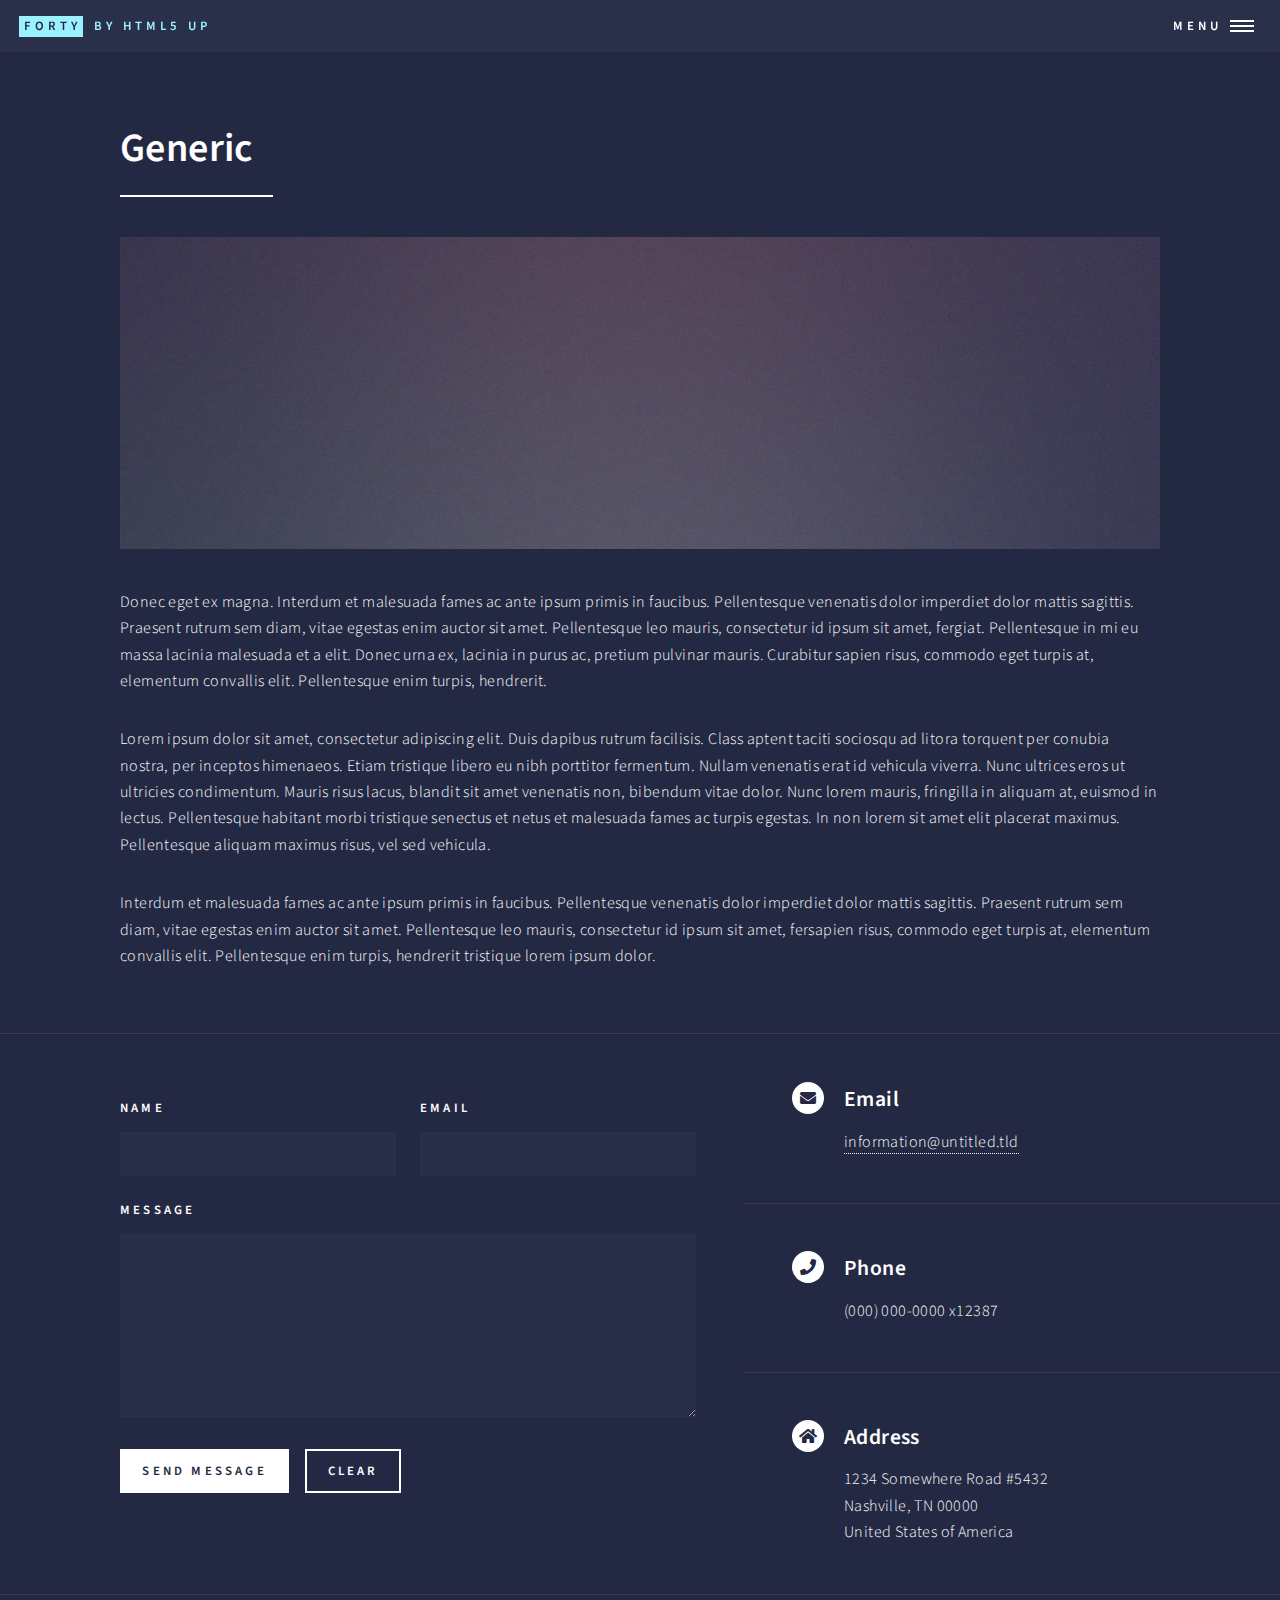
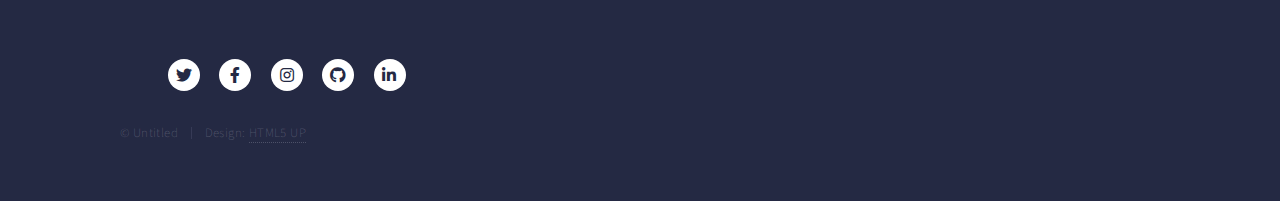
<file: generic.html>
<!DOCTYPE HTML>
<!--
	Forty by HTML5 UP
	html5up.net | @ajlkn
	Free for personal and commercial use under the CCA 3.0 license (html5up.net/license)
-->
<html>
	<head>
		<title>Generic - Forty by HTML5 UP</title>
		<meta charset="utf-8" />
		<meta name="viewport" content="width=device-width, initial-scale=1, user-scalable=no" />
		<link rel="stylesheet" href="assets/css/main.css" />
		<noscript><link rel="stylesheet" href="assets/css/noscript.css" /></noscript>
	</head>
	<body class="is-preload">

		<!-- Wrapper -->
			<div id="wrapper">

				<!-- Header -->
					<header id="header">
						<a href="index.html" class="logo"><strong>Forty</strong> <span>by HTML5 UP</span></a>
						<nav>
							<a href="#menu">Menu</a>
						</nav>
					</header>

				<!-- Menu -->
					<nav id="menu">
						<ul class="links">
							<li><a href="index.html">Home</a></li>
							<li><a href="landing.html">Landing</a></li>
							<li><a href="generic.html">Generic</a></li>
							<li><a href="elements.html">Elements</a></li>
						</ul>
						<ul class="actions stacked">
							<li><a href="#" class="button primary fit">Get Started</a></li>
							<li><a href="#" class="button fit">Log In</a></li>
						</ul>
					</nav>

				<!-- Main -->
					<div id="main" class="alt">

						<!-- One -->
							<section id="one">
								<div class="inner">
									<header class="major">
										<h1>Generic</h1>
									</header>
									<span class="image main"><img src="images/pic11.jpg" alt="" /></span>
									<p>Donec eget ex magna. Interdum et malesuada fames ac ante ipsum primis in faucibus. Pellentesque venenatis dolor imperdiet dolor mattis sagittis. Praesent rutrum sem diam, vitae egestas enim auctor sit amet. Pellentesque leo mauris, consectetur id ipsum sit amet, fergiat. Pellentesque in mi eu massa lacinia malesuada et a elit. Donec urna ex, lacinia in purus ac, pretium pulvinar mauris. Curabitur sapien risus, commodo eget turpis at, elementum convallis elit. Pellentesque enim turpis, hendrerit.</p>
									<p>Lorem ipsum dolor sit amet, consectetur adipiscing elit. Duis dapibus rutrum facilisis. Class aptent taciti sociosqu ad litora torquent per conubia nostra, per inceptos himenaeos. Etiam tristique libero eu nibh porttitor fermentum. Nullam venenatis erat id vehicula viverra. Nunc ultrices eros ut ultricies condimentum. Mauris risus lacus, blandit sit amet venenatis non, bibendum vitae dolor. Nunc lorem mauris, fringilla in aliquam at, euismod in lectus. Pellentesque habitant morbi tristique senectus et netus et malesuada fames ac turpis egestas. In non lorem sit amet elit placerat maximus. Pellentesque aliquam maximus risus, vel sed vehicula.</p>
									<p>Interdum et malesuada fames ac ante ipsum primis in faucibus. Pellentesque venenatis dolor imperdiet dolor mattis sagittis. Praesent rutrum sem diam, vitae egestas enim auctor sit amet. Pellentesque leo mauris, consectetur id ipsum sit amet, fersapien risus, commodo eget turpis at, elementum convallis elit. Pellentesque enim turpis, hendrerit tristique lorem ipsum dolor.</p>
								</div>
							</section>

					</div>

				<!-- Contact -->
					<section id="contact">
						<div class="inner">
							<section>
								<form method="post" action="#">
									<div class="fields">
										<div class="field half">
											<label for="name">Name</label>
											<input type="text" name="name" id="name" />
										</div>
										<div class="field half">
											<label for="email">Email</label>
											<input type="text" name="email" id="email" />
										</div>
										<div class="field">
											<label for="message">Message</label>
											<textarea name="message" id="message" rows="6"></textarea>
										</div>
									</div>
									<ul class="actions">
										<li><input type="submit" value="Send Message" class="primary" /></li>
										<li><input type="reset" value="Clear" /></li>
									</ul>
								</form>
							</section>
							<section class="split">
								<section>
									<div class="contact-method">
										<span class="icon solid alt fa-envelope"></span>
										<h3>Email</h3>
										<a href="#">information@untitled.tld</a>
									</div>
								</section>
								<section>
									<div class="contact-method">
										<span class="icon solid alt fa-phone"></span>
										<h3>Phone</h3>
										<span>(000) 000-0000 x12387</span>
									</div>
								</section>
								<section>
									<div class="contact-method">
										<span class="icon solid alt fa-home"></span>
										<h3>Address</h3>
										<span>1234 Somewhere Road #5432<br />
										Nashville, TN 00000<br />
										United States of America</span>
									</div>
								</section>
							</section>
						</div>
					</section>

				<!-- Footer -->
					<footer id="footer">
						<div class="inner">
							<ul class="icons">
								<li><a href="#" class="icon brands alt fa-twitter"><span class="label">Twitter</span></a></li>
								<li><a href="#" class="icon brands alt fa-facebook-f"><span class="label">Facebook</span></a></li>
								<li><a href="#" class="icon brands alt fa-instagram"><span class="label">Instagram</span></a></li>
								<li><a href="#" class="icon brands alt fa-github"><span class="label">GitHub</span></a></li>
								<li><a href="#" class="icon brands alt fa-linkedin-in"><span class="label">LinkedIn</span></a></li>
							</ul>
							<ul class="copyright">
								<li>&copy; Untitled</li><li>Design: <a href="https://html5up.net">HTML5 UP</a></li>
							</ul>
						</div>
					</footer>

			</div>

		<!-- Scripts -->
			<script src="assets/js/jquery.min.js"></script>
			<script src="assets/js/jquery.scrolly.min.js"></script>
			<script src="assets/js/jquery.scrollex.min.js"></script>
			<script src="assets/js/browser.min.js"></script>
			<script src="assets/js/breakpoints.min.js"></script>
			<script src="assets/js/util.js"></script>
			<script src="assets/js/main.js"></script>

	</body>
</html>
</file>
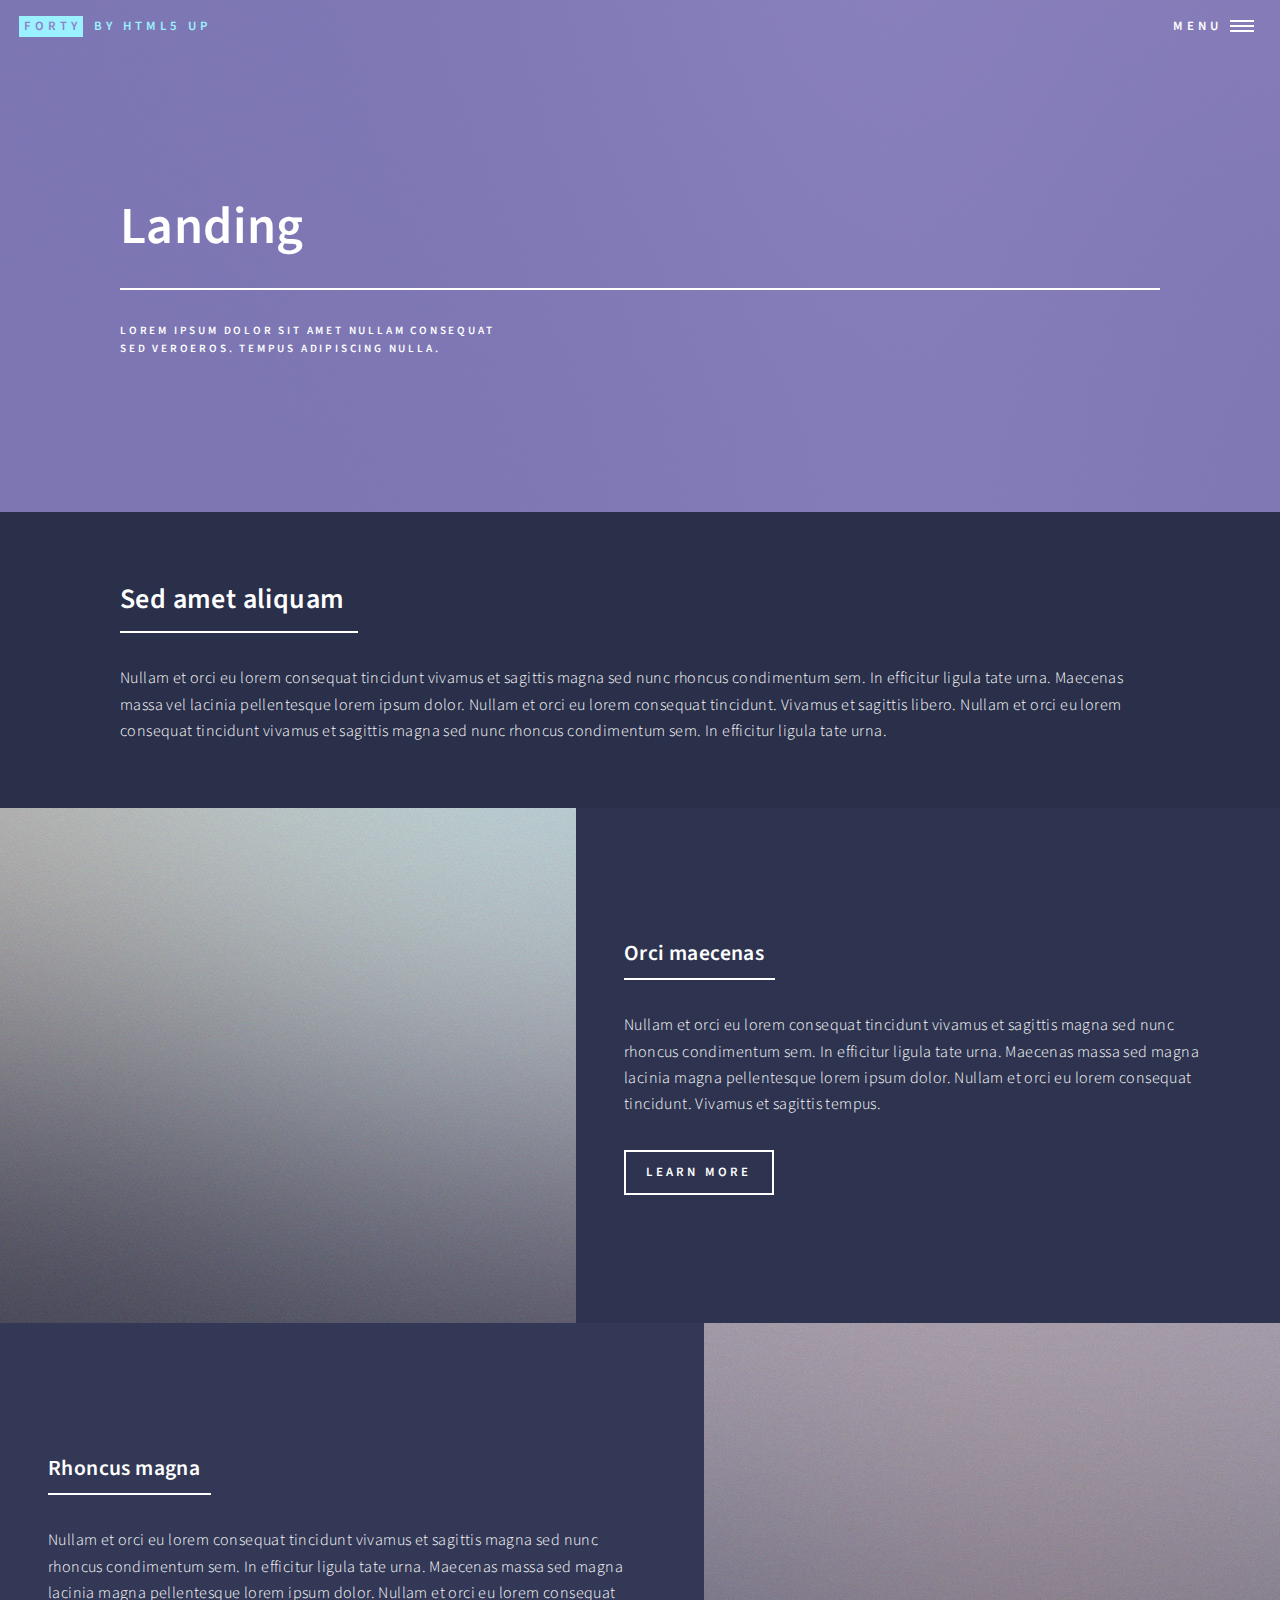
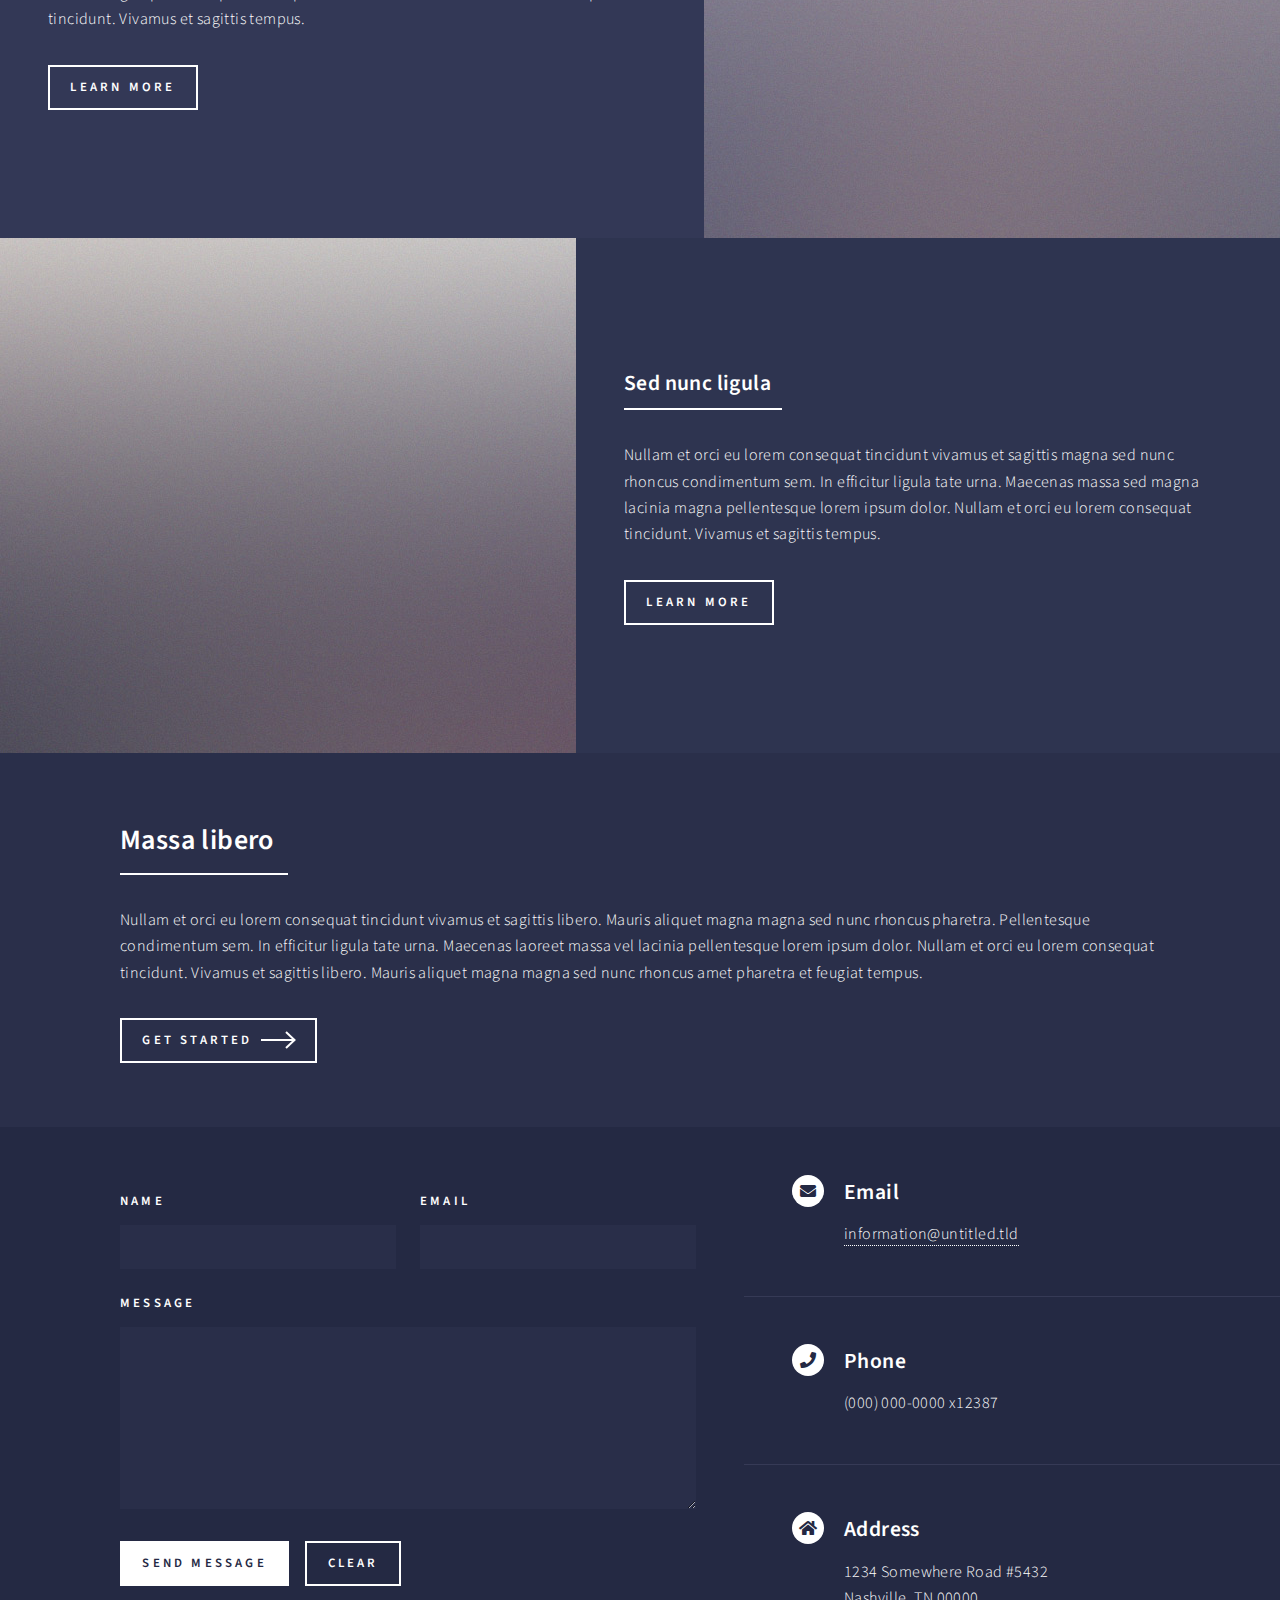
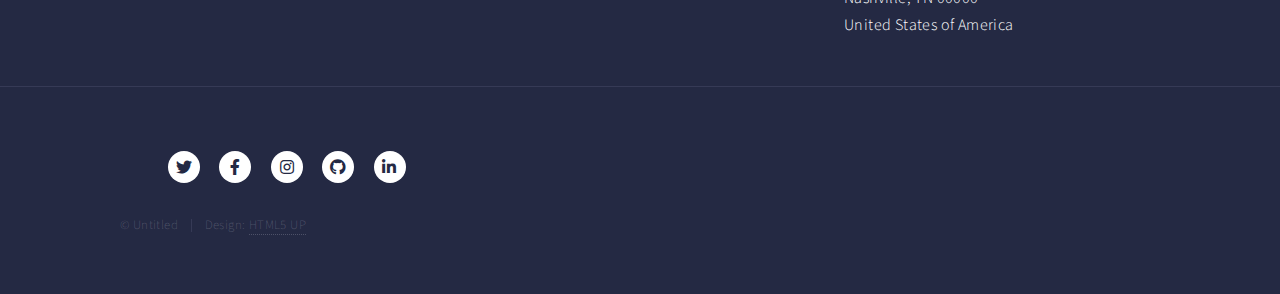
<file: landing.html>
<!DOCTYPE HTML>
<!--
	Forty by HTML5 UP
	html5up.net | @ajlkn
	Free for personal and commercial use under the CCA 3.0 license (html5up.net/license)
-->
<html>
	<head>
		<title>Landing - Forty by HTML5 UP</title>
		<meta charset="utf-8" />
		<meta name="viewport" content="width=device-width, initial-scale=1, user-scalable=no" />
		<link rel="stylesheet" href="assets/css/main.css" />
		<noscript><link rel="stylesheet" href="assets/css/noscript.css" /></noscript>
	</head>
	<body class="is-preload">

		<!-- Wrapper -->
			<div id="wrapper">

				<!-- Header -->
				<!-- Note: The "styleN" class below should match that of the banner element. -->
					<header id="header" class="alt style2">
						<a href="index.html" class="logo"><strong>Forty</strong> <span>by HTML5 UP</span></a>
						<nav>
							<a href="#menu">Menu</a>
						</nav>
					</header>

				<!-- Menu -->
					<nav id="menu">
						<ul class="links">
							<li><a href="index.html">Home</a></li>
							<li><a href="landing.html">Landing</a></li>
							<li><a href="generic.html">Generic</a></li>
							<li><a href="elements.html">Elements</a></li>
						</ul>
						<ul class="actions stacked">
							<li><a href="#" class="button primary fit">Get Started</a></li>
							<li><a href="#" class="button fit">Log In</a></li>
						</ul>
					</nav>

				<!-- Banner -->
				<!-- Note: The "styleN" class below should match that of the header element. -->
					<section id="banner" class="style2">
						<div class="inner">
							<span class="image">
								<img src="images/pic07.jpg" alt="" />
							</span>
							<header class="major">
								<h1>Landing</h1>
							</header>
							<div class="content">
								<p>Lorem ipsum dolor sit amet nullam consequat<br />
								sed veroeros. tempus adipiscing nulla.</p>
							</div>
						</div>
					</section>

				<!-- Main -->
					<div id="main">

						<!-- One -->
							<section id="one">
								<div class="inner">
									<header class="major">
										<h2>Sed amet aliquam</h2>
									</header>
									<p>Nullam et orci eu lorem consequat tincidunt vivamus et sagittis magna sed nunc rhoncus condimentum sem. In efficitur ligula tate urna. Maecenas massa vel lacinia pellentesque lorem ipsum dolor. Nullam et orci eu lorem consequat tincidunt. Vivamus et sagittis libero. Nullam et orci eu lorem consequat tincidunt vivamus et sagittis magna sed nunc rhoncus condimentum sem. In efficitur ligula tate urna.</p>
								</div>
							</section>

						<!-- Two -->
							<section id="two" class="spotlights">
								<section>
									<a href="generic.html" class="image">
										<img src="images/pic08.jpg" alt="" data-position="center center" />
									</a>
									<div class="content">
										<div class="inner">
											<header class="major">
												<h3>Orci maecenas</h3>
											</header>
											<p>Nullam et orci eu lorem consequat tincidunt vivamus et sagittis magna sed nunc rhoncus condimentum sem. In efficitur ligula tate urna. Maecenas massa sed magna lacinia magna pellentesque lorem ipsum dolor. Nullam et orci eu lorem consequat tincidunt. Vivamus et sagittis tempus.</p>
											<ul class="actions">
												<li><a href="generic.html" class="button">Learn more</a></li>
											</ul>
										</div>
									</div>
								</section>
								<section>
									<a href="generic.html" class="image">
										<img src="images/pic09.jpg" alt="" data-position="top center" />
									</a>
									<div class="content">
										<div class="inner">
											<header class="major">
												<h3>Rhoncus magna</h3>
											</header>
											<p>Nullam et orci eu lorem consequat tincidunt vivamus et sagittis magna sed nunc rhoncus condimentum sem. In efficitur ligula tate urna. Maecenas massa sed magna lacinia magna pellentesque lorem ipsum dolor. Nullam et orci eu lorem consequat tincidunt. Vivamus et sagittis tempus.</p>
											<ul class="actions">
												<li><a href="generic.html" class="button">Learn more</a></li>
											</ul>
										</div>
									</div>
								</section>
								<section>
									<a href="generic.html" class="image">
										<img src="images/pic10.jpg" alt="" data-position="25% 25%" />
									</a>
									<div class="content">
										<div class="inner">
											<header class="major">
												<h3>Sed nunc ligula</h3>
											</header>
											<p>Nullam et orci eu lorem consequat tincidunt vivamus et sagittis magna sed nunc rhoncus condimentum sem. In efficitur ligula tate urna. Maecenas massa sed magna lacinia magna pellentesque lorem ipsum dolor. Nullam et orci eu lorem consequat tincidunt. Vivamus et sagittis tempus.</p>
											<ul class="actions">
												<li><a href="generic.html" class="button">Learn more</a></li>
											</ul>
										</div>
									</div>
								</section>
							</section>

						<!-- Three -->
							<section id="three">
								<div class="inner">
									<header class="major">
										<h2>Massa libero</h2>
									</header>
									<p>Nullam et orci eu lorem consequat tincidunt vivamus et sagittis libero. Mauris aliquet magna magna sed nunc rhoncus pharetra. Pellentesque condimentum sem. In efficitur ligula tate urna. Maecenas laoreet massa vel lacinia pellentesque lorem ipsum dolor. Nullam et orci eu lorem consequat tincidunt. Vivamus et sagittis libero. Mauris aliquet magna magna sed nunc rhoncus amet pharetra et feugiat tempus.</p>
									<ul class="actions">
										<li><a href="generic.html" class="button next">Get Started</a></li>
									</ul>
								</div>
							</section>

					</div>

				<!-- Contact -->
					<section id="contact">
						<div class="inner">
							<section>
								<form method="post" action="#">
									<div class="fields">
										<div class="field half">
											<label for="name">Name</label>
											<input type="text" name="name" id="name" />
										</div>
										<div class="field half">
											<label for="email">Email</label>
											<input type="text" name="email" id="email" />
										</div>
										<div class="field">
											<label for="message">Message</label>
											<textarea name="message" id="message" rows="6"></textarea>
										</div>
									</div>
									<ul class="actions">
										<li><input type="submit" value="Send Message" class="primary" /></li>
										<li><input type="reset" value="Clear" /></li>
									</ul>
								</form>
							</section>
							<section class="split">
								<section>
									<div class="contact-method">
										<span class="icon solid alt fa-envelope"></span>
										<h3>Email</h3>
										<a href="#">information@untitled.tld</a>
									</div>
								</section>
								<section>
									<div class="contact-method">
										<span class="icon solid alt fa-phone"></span>
										<h3>Phone</h3>
										<span>(000) 000-0000 x12387</span>
									</div>
								</section>
								<section>
									<div class="contact-method">
										<span class="icon solid alt fa-home"></span>
										<h3>Address</h3>
										<span>1234 Somewhere Road #5432<br />
										Nashville, TN 00000<br />
										United States of America</span>
									</div>
								</section>
							</section>
						</div>
					</section>

				<!-- Footer -->
					<footer id="footer">
						<div class="inner">
							<ul class="icons">
								<li><a href="#" class="icon brands alt fa-twitter"><span class="label">Twitter</span></a></li>
								<li><a href="#" class="icon brands alt fa-facebook-f"><span class="label">Facebook</span></a></li>
								<li><a href="#" class="icon brands alt fa-instagram"><span class="label">Instagram</span></a></li>
								<li><a href="#" class="icon brands alt fa-github"><span class="label">GitHub</span></a></li>
								<li><a href="#" class="icon brands alt fa-linkedin-in"><span class="label">LinkedIn</span></a></li>
							</ul>
							<ul class="copyright">
								<li>&copy; Untitled</li><li>Design: <a href="https://html5up.net">HTML5 UP</a></li>
							</ul>
						</div>
					</footer>

			</div>

		<!-- Scripts -->
			<script src="assets/js/jquery.min.js"></script>
			<script src="assets/js/jquery.scrolly.min.js"></script>
			<script src="assets/js/jquery.scrollex.min.js"></script>
			<script src="assets/js/browser.min.js"></script>
			<script src="assets/js/breakpoints.min.js"></script>
			<script src="assets/js/util.js"></script>
			<script src="assets/js/main.js"></script>

	</body>
</html>
</file>
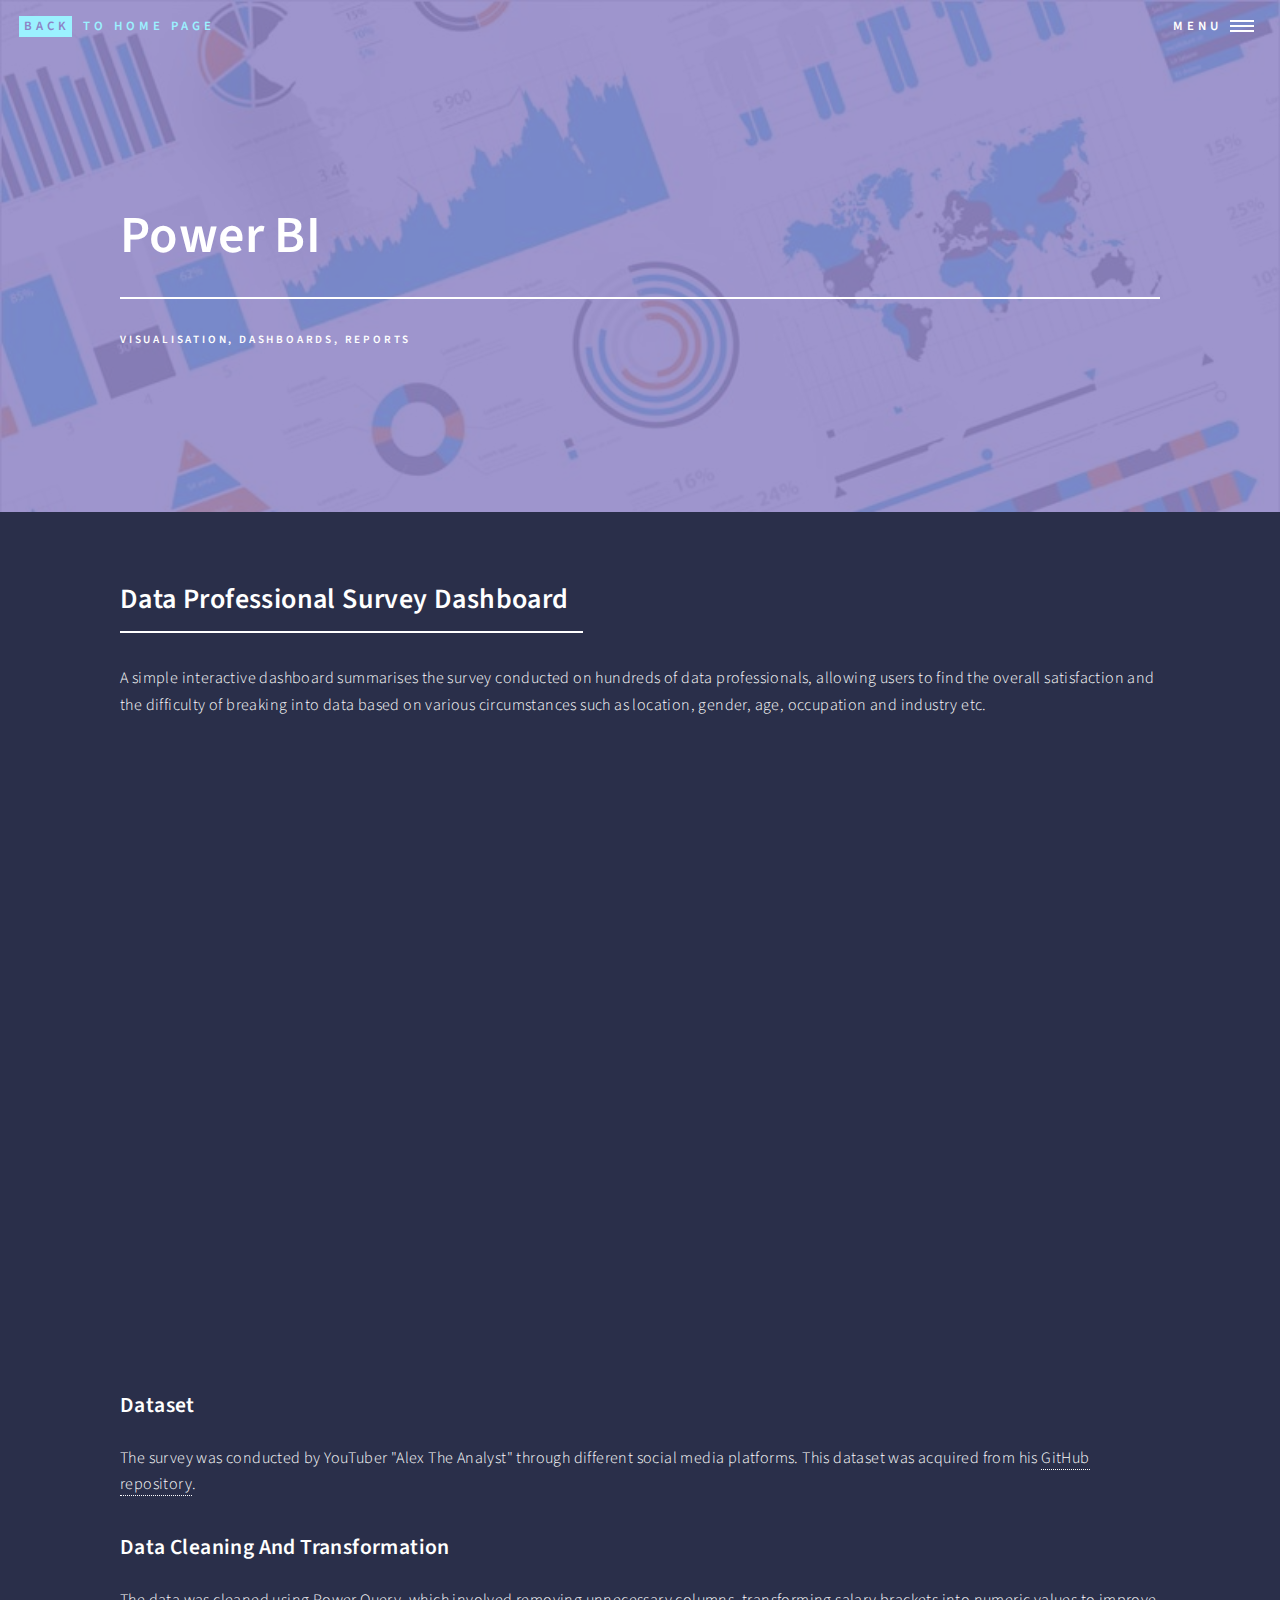
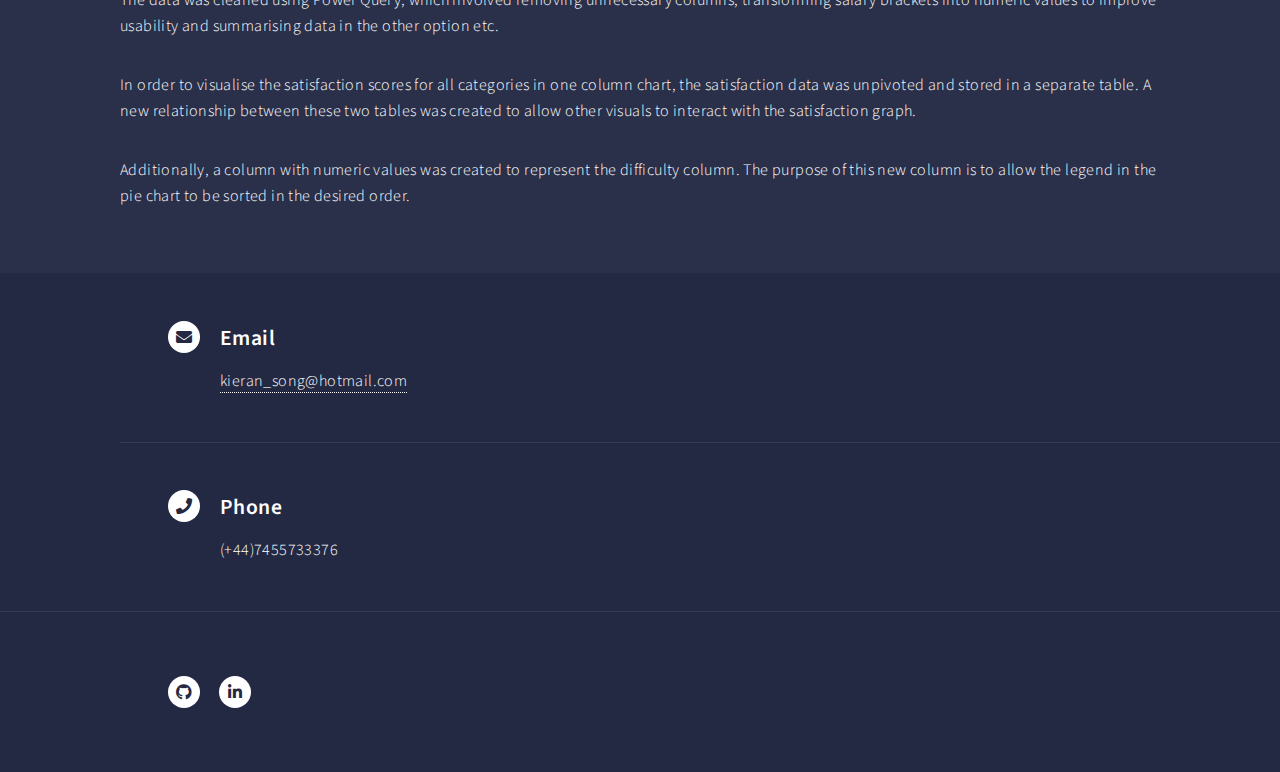
<file: Power BI.html>
<!DOCTYPE HTML>
<!--
	Forty by HTML5 UP
	html5up.net | @ajlkn
	Free for personal and commercial use under the CCA 3.0 license (html5up.net/license)
-->
<html>
	<head>
		<title>Power BI Portfolio</title>
		<meta charset="utf-8" />
		<meta name="viewport" content="width=device-width, initial-scale=1, user-scalable=no" />
		<link rel="stylesheet" href="assets/css/main.css" />
		<noscript><link rel="stylesheet" href="assets/css/noscript.css" /></noscript>
	</head>
	<body class="is-preload">

		<!-- Wrapper -->
			<div id="wrapper">

				<!-- Header -->
				<!-- Note: The "styleN" class below should match that of the banner element. -->
					<header id="header" class="alt style2">
						<a href="index.html" class="logo"><strong>BACK</strong> <span>TO HOME PAGE</span></a>
						<nav>
							<a href="#menu">Menu</a>
						</nav>
					</header>

				<!-- Menu -->
					<nav id="menu">
						<ul class="links">
							<li><a href="index.html">Home</a></li>
							<li><a href="Power BI.html">Power BI</a></li>
							<li><a href="SQL.html">SQL</a></li> 
							<li><a href="Python.html">Python</a></li> 
							<li><a href="Excel.html">Excel</a></li> 
							<!--
							<li><a href="generic.html">Generic</a></li>
							<li><a href="elements.html">Elements</a></li>    &#40;in progress&#41;
							-->
						</ul>

						<!--
						<ul class="actions stacked">
							<li><a href="#" class="button primary fit">Get Started</a></li>
							<li><a href="#" class="button fit">Log In</a></li>
						</ul>
						-->
					</nav>

				<!-- Banner -->
				<!-- Note: The "styleN" class below should match that of the header element. -->
					<section id="banner" class="style2">
						<div class="inner">
							<span class="image">
								<img src="images/Power_BI.jpg" alt="" />
							</span>
							<header class="major">
								<h1>Power BI</h1>
							</header>
							<div class="content">
								<p>Visualisation, dashboards, reports</p>
							</div>
						</div>
					</section>

				<!-- Main -->
					<div id="main">

						<!-- One -->
							<section id="one">
								<div class="inner">
									<header class="major">
										<h2>Data Professional Survey Dashboard</h2>
									</header>
									<p>A simple interactive dashboard summarises the survey conducted on hundreds of data professionals, allowing users to find the overall satisfaction and the difficulty of breaking into data based on various circumstances such as location, gender, age, occupation and industry etc.</p>
									<div class="iframe-container">
									<iframe title="Power_BI_Data_Professional_Survey_Project" src="https://app.powerbi.com/view?r=eyJrIjoiNWQ0NGZjYzYtY2FiZi00MjUzLTk2NzYtYTkzNzA2MDI0NzJjIiwidCI6IjBkZGNkZmI1LTQxODAtNDNkNS1hYjk1LWVkZGJmYzk5NDBkZSIsImMiOjh9" frameborder="0" allowFullScreen="true"></iframe>
									</div>
									<br></br>
									<h3>Dataset</h3>
									<p>The survey was conducted by YouTuber "Alex The Analyst" through different social media platforms. This dataset was acquired from his <a href="https://github.com/AlexTheAnalyst/Power-BI/blob/main/Power%20BI%20-%20Final%20Project.xlsx">GitHub repository</a>.</p>
									<h3>Data Cleaning And Transformation</h3>
									<p>The data was cleaned using Power Query, which involved removing unnecessary columns, transforming salary brackets into numeric values to improve usability and summarising data in the other option etc.</p>
									<p>In order to visualise the satisfaction scores for all categories in one column chart, the satisfaction data was unpivoted and stored in a separate table. A new relationship between these two tables was created to allow other visuals to interact with the satisfaction graph.</p>
									<p>Additionally, a column with numeric values was created to represent the difficulty column. The purpose of this new column is to allow the legend in the pie chart to be sorted in the desired order.</p>
								</div>
							</section>

						<!-- Two -->
						<!--
							<section id="two" class="spotlights">
								<section>
									
									<a href="generic.html" class="image">
									
										<img src="images/pic08.jpg" alt="" data-position="center center" />
									</a>
									<div class="content">
										<div class="inner">
											<header class="major">
												<h3>In Progress</h3>
											</header>
											<p>More projects coming soon.</p>
											
											<ul class="actions">
												<li><a href="generic.html" class="button">Learn more</a></li>
											</ul>
											
										</div>
									</div>
								</section>
								-->
								<!--
								<section>
									<a href="generic.html" class="image">
										<img src="images/pic09.jpg" alt="" data-position="top center" />
									</a>
									<div class="content">
										<div class="inner">
											<header class="major">
												<h3>Rhoncus magna</h3>
											</header>
											<p>Nullam et orci eu lorem consequat tincidunt vivamus et sagittis magna sed nunc rhoncus condimentum sem. In efficitur ligula tate urna. Maecenas massa sed magna lacinia magna pellentesque lorem ipsum dolor. Nullam et orci eu lorem consequat tincidunt. Vivamus et sagittis tempus.</p>
											<ul class="actions">
												<li><a href="generic.html" class="button">Learn more</a></li>
											</ul>
										</div>
									</div>
								</section>
								<section>
									<a href="generic.html" class="image">
										<img src="images/pic10.jpg" alt="" data-position="25% 25%" />
									</a>
									<div class="content">
										<div class="inner">
											<header class="major">
												<h3>Sed nunc ligula</h3>
											</header>
											<p>Nullam et orci eu lorem consequat tincidunt vivamus et sagittis magna sed nunc rhoncus condimentum sem. In efficitur ligula tate urna. Maecenas massa sed magna lacinia magna pellentesque lorem ipsum dolor. Nullam et orci eu lorem consequat tincidunt. Vivamus et sagittis tempus.</p>
											<ul class="actions">
												<li><a href="generic.html" class="button">Learn more</a></li>
											</ul>
										</div>
									</div>
								</section>
							</section>

								-->

						<!-- Three -->
						<!--
							<section id="three">
								<div class="inner">
									<header class="major">
										<h2>Massa libero</h2>
									</header>
									<p>Nullam et orci eu lorem consequat tincidunt vivamus et sagittis libero. Mauris aliquet magna magna sed nunc rhoncus pharetra. Pellentesque condimentum sem. In efficitur ligula tate urna. Maecenas laoreet massa vel lacinia pellentesque lorem ipsum dolor. Nullam et orci eu lorem consequat tincidunt. Vivamus et sagittis libero. Mauris aliquet magna magna sed nunc rhoncus amet pharetra et feugiat tempus.</p>
									<ul class="actions">
										<li><a href="generic.html" class="button next">Get Started</a></li>
									</ul>
								</div>
							</section>
						-->
					</div>

				<!-- Contact -->
				<section id="contact">
					<div class="inner">
						<!--
						<section>
							<form method="post" action="#">
								<div class="fields">
									<div class="field half">
										<label for="name">Name</label>
										<input type="text" name="name" id="name" />
									</div>
									<div class="field half">
										<label for="email">Email</label>
										<input type="text" name="email" id="email" />
									</div>
									<div class="field">
										<label for="message">Message</label>
										<textarea name="message" id="message" rows="6"></textarea>
									</div>
								</div>
								<ul class="actions">
									<li><input type="submit" value="Send Message" class="primary" /></li>
									<li><input type="reset" value="Clear" /></li>
								</ul>
							</form>
						</section>
						-->
						<section class="split">
							<section>
								<div class="contact-method">
									<span class="icon solid alt fa-envelope"></span>
									<h3>Email</h3>
									<a href="#">kieran_song@hotmail.com</a>
								</div>
							</section>
							<section>
								<div class="contact-method">
									<span class="icon solid alt fa-phone"></span>
									<h3>Phone</h3>
									<span>(+44)7455733376</span>
								</div>
							</section>
							<!--
							<section>
								<div class="contact-method">
									<span class="icon solid alt fa-home"></span>
									<h3>Location</h3>
									<span>Glasgow<br />
									Scotland<br />
									United States of America</span>
								</div>
							</section>
							-->
						</section>
					</div>
				</section>

				<!-- Footer -->
					<footer id="footer">
						<div class="inner">
							<ul class="icons">
								<!--
								<li><a href="#" class="icon brands alt fa-twitter"><span class="label">Twitter</span></a></li>
								<li><a href="#" class="icon brands alt fa-facebook-f"><span class="label">Facebook</span></a></li>
								<li><a href="#" class="icon brands alt fa-instagram"><span class="label">Instagram</span></a></li>
								-->
								<li><a href="https://github.com/s262680" target="_blank" class="icon brands alt fa-github"><span class="label" >GitHub</span></a></li>
								<li><a href="https://www.linkedin.com/in/kieran-chi-io-song-8516aa174/" target="_blank" class="icon brands alt fa-linkedin-in"><span class="label">LinkedIn</span></a></li>
							<!--
							<ul class="copyright">
								<li>&copy; Untitled</li><li>Design: <a href="https://html5up.net">HTML5 UP</a></li>
							</ul>
							-->
						</div>
					</footer>

			</div>

		<!-- Scripts -->
			<script src="assets/js/jquery.min.js"></script>
			<script src="assets/js/jquery.scrolly.min.js"></script>
			<script src="assets/js/jquery.scrollex.min.js"></script>
			<script src="assets/js/browser.min.js"></script>
			<script src="assets/js/breakpoints.min.js"></script>
			<script src="assets/js/util.js"></script>
			<script src="assets/js/main.js"></script>

	</body>
</html>
</file>
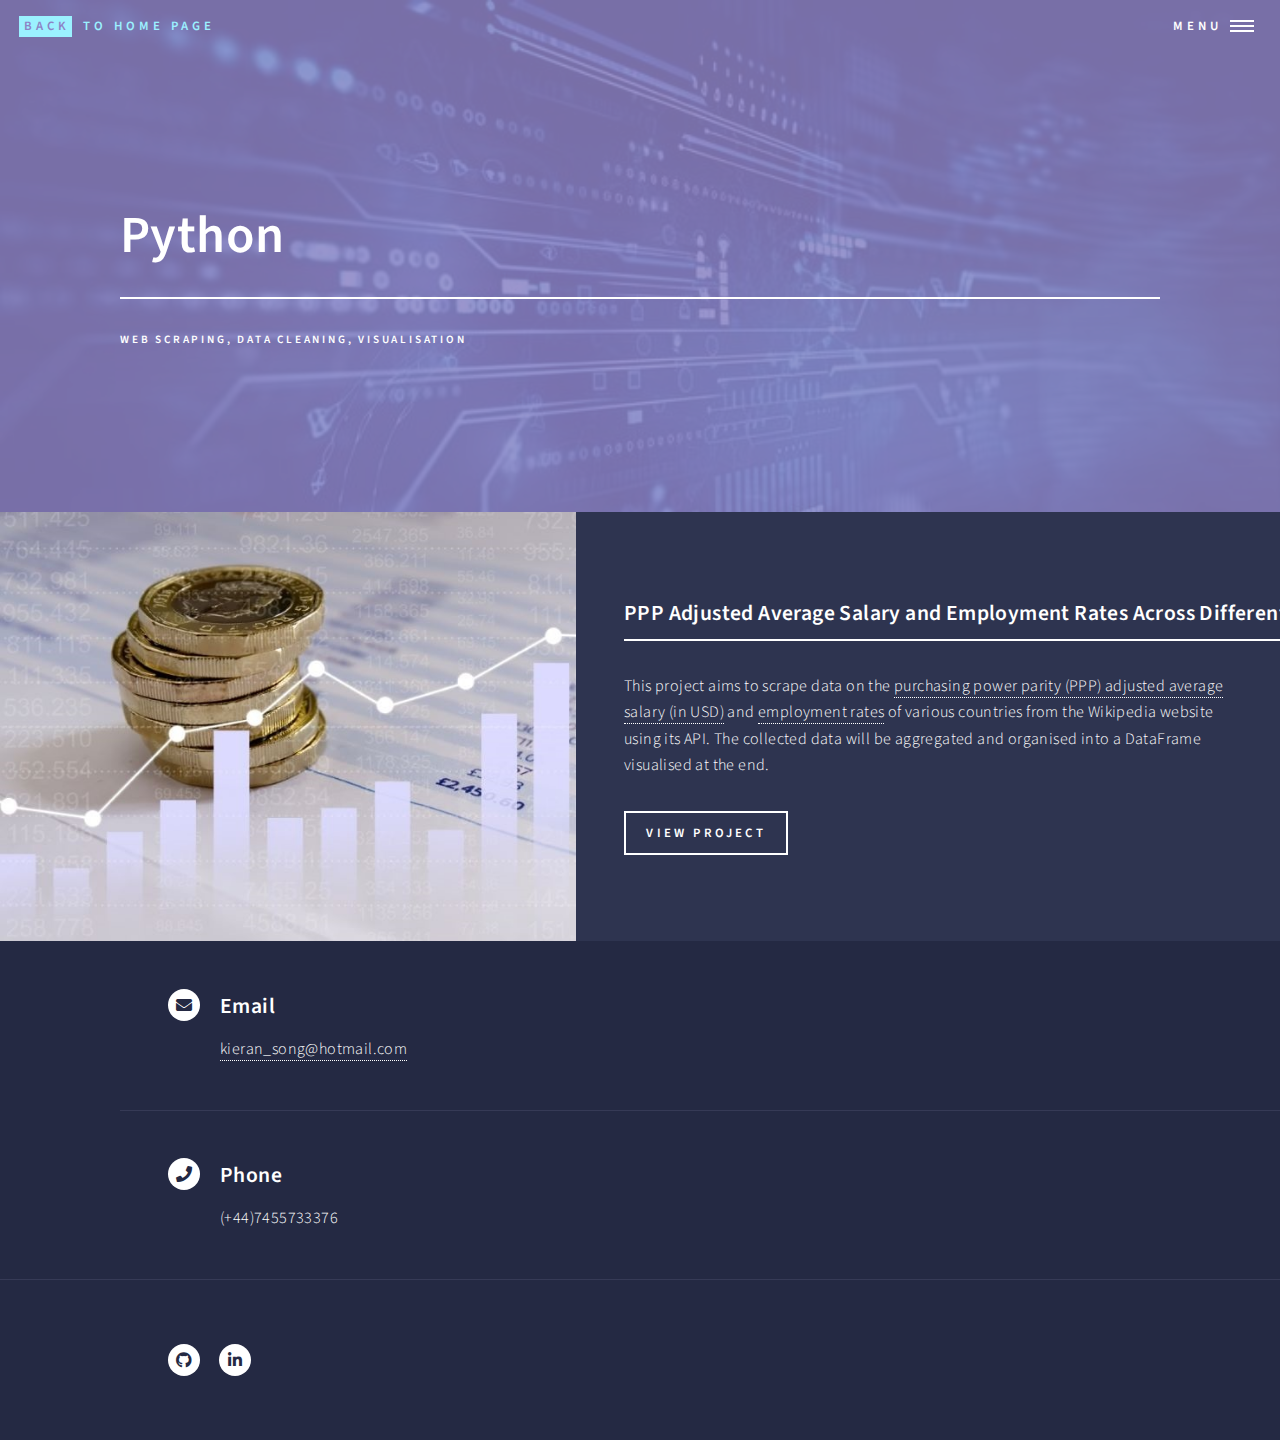
<file: Python.html>
<!DOCTYPE HTML>
<!--
	Forty by HTML5 UP
	html5up.net | @ajlkn
	Free for personal and commercial use under the CCA 3.0 license (html5up.net/license)
-->
<html>
	<head>
		<title>Power BI Portfolio</title>
		<meta charset="utf-8" />
		<meta name="viewport" content="width=device-width, initial-scale=1, user-scalable=no" />
		<link rel="stylesheet" href="assets/css/main.css" />
		<noscript><link rel="stylesheet" href="assets/css/noscript.css" /></noscript>
	</head>
	<body class="is-preload">

		<!-- Wrapper -->
			<div id="wrapper">

				<!-- Header -->
				<!-- Note: The "styleN" class below should match that of the banner element. -->
					<header id="header" class="alt style2">
						<a href="index.html" class="logo"><strong>BACK</strong> <span>TO HOME PAGE</span></a>
						<nav>
							<a href="#menu">Menu</a>
						</nav>
					</header>

				<!-- Menu -->
					<nav id="menu">
						<ul class="links">
							<li><a href="index.html">Home</a></li>
							<li><a href="Power BI.html">Power BI</a></li>
							<li><a href="SQL.html">SQL</a></li> 
							<li><a href="Python.html">Python</a></li> 
							<li><a href="Excel.html">Excel</a></li> 
							<!--
							<li><a href="generic.html">Generic</a></li>
							<li><a href="elements.html">Elements</a></li>    &#40;in progress&#41;
							-->
						</ul>

						<!--
						<ul class="actions stacked">
							<li><a href="#" class="button primary fit">Get Started</a></li>
							<li><a href="#" class="button fit">Log In</a></li>
						</ul>
						-->
					</nav>

				<!-- Banner -->
				<!-- Note: The "styleN" class below should match that of the header element. -->
					<section id="banner" class="style2">
						<div class="inner">
							<span class="image">
								<img src="images/Python.jpg" alt="" />
							</span>
							<header class="major">
								<h1>Python</h1>
							</header>
							<div class="content">
								<p>Web scraping, data cleaning, visualisation</p>
							</div>
						</div>
					</section>

				<!-- Main -->
					<div id="main">

						<!-- One -->

						<!--
							<section id="one">
								<div class="inner">
									<header class="major">
										<h2>Data Professional Survey Dashboard</h2>
									</header>
									<p>A simple interactive dashboard summarises the survey conducted on hundreds of data professionals, allowing users to find the overall satisfaction and the difficulty of breaking into data based on various circumstances such as location, gender, age, occupation and industry etc.</p>
									<div class="iframe-container">
									<iframe title="Power_BI_Data_Professional_Survey_Project" src="https://app.powerbi.com/view?r=eyJrIjoiNWQ0NGZjYzYtY2FiZi00MjUzLTk2NzYtYTkzNzA2MDI0NzJjIiwidCI6IjBkZGNkZmI1LTQxODAtNDNkNS1hYjk1LWVkZGJmYzk5NDBkZSIsImMiOjh9" frameborder="0" allowFullScreen="true"></iframe>
									</div>
									<br></br>
									<h3>Dataset</h3>
									<p>The survey was conducted by YouTuber "Alex The Analyst" through different social media platforms. This dataset was acquired from his <a href="https://github.com/AlexTheAnalyst/Power-BI/blob/main/Power%20BI%20-%20Final%20Project.xlsx">GitHub repository</a>.</p>
									<h3>Data Cleaning And Transformation</h3>
									<p>The data was cleaned using Power Query, which involved removing unnecessary columns, transforming salary brackets into numeric values to improve usability and summarising data in the other option etc.</p>
									<p>In order to visualise the satisfaction scores for all categories in one column chart, the satisfaction data was unpivoted and stored in a separate table. A new relationship between these two tables was created to allow other visuals to interact with the satisfaction graph.</p>
									<p>Additionally, a column with numeric values was created to represent the difficulty column. The purpose of this new column is to allow the legend in the pie chart to be sorted in the desired order.</p>
								</div>
							</section>
						-->

						<!-- Two -->
							<section id="two" class="spotlights">
								<section>
									<a href="https://github.com/s262680/Python_Projects/blob/main/PPP_Average_Salary_And_Employment_Rate_From_Wikipedia.ipynb" target="_blank" class="image">
										<img src="images/salary.jpg" alt="" data-position="center center" />
									</a>
									<div class="content">
										<div class="inner">
											<header class="major">
												<h3>PPP Adjusted Average Salary and Employment Rates Across Different Countries</h3>
											</header>
											<p>This project aims to scrape data on the <a href="https://en.wikipedia.org/wiki/List_of_countries_by_average_wage">purchasing power parity (PPP) adjusted average salary (in USD)</a> and <a herf="https://en.wikipedia.org/wiki/List_of_sovereign_states_by_employment_rate">employment rates</a> of various countries from the Wikipedia website using its API. The collected data will be aggregated and organised into a DataFrame visualised at the end.</p>
											<ul class="actions">
												<li><a href="https://github.com/s262680/Python_Projects/blob/main/PPP_Average_Salary_And_Employment_Rate_From_Wikipedia.ipynb" target="_blank" class="button">VIEW PROJECT</a></li>
											</ul>
										</div>
									</div>
								</section>

								<!--
								<section>
									
									<a href="generic.html" class="image">
									
										<img src="images/pic09.jpg" alt="" data-position="top center" />
									</a>
									<div class="content">
										<div class="inner">
											<header class="major">
												<h3>In Progress</h3>
											</header>
											<p>More projects coming soon.</p>
											
											<ul class="actions">
												<li><a href="generic.html" class="button">Learn more</a></li>
											</ul>
											
										</div>
									</div>
								</section>
								-->
								<!--
								<section>
									<a href="generic.html" class="image">
										<img src="images/pic10.jpg" alt="" data-position="25% 25%" />
									</a>
									<div class="content">
										<div class="inner">
											<header class="major">
												<h3>Sed nunc ligula</h3>
											</header>
											<p>Nullam et orci eu lorem consequat tincidunt vivamus et sagittis magna sed nunc rhoncus condimentum sem. In efficitur ligula tate urna. Maecenas massa sed magna lacinia magna pellentesque lorem ipsum dolor. Nullam et orci eu lorem consequat tincidunt. Vivamus et sagittis tempus.</p>
											<ul class="actions">
												<li><a href="generic.html" class="button">Learn more</a></li>
											</ul>
										</div>
									</div>
								</section>
							</section>
								-->
						<!-- Three -->

						<!--
							<section id="three">
								<div class="inner">
									<header class="major">
										<h2>Massa libero</h2>
									</header>
									<p>Nullam et orci eu lorem consequat tincidunt vivamus et sagittis libero. Mauris aliquet magna magna sed nunc rhoncus pharetra. Pellentesque condimentum sem. In efficitur ligula tate urna. Maecenas laoreet massa vel lacinia pellentesque lorem ipsum dolor. Nullam et orci eu lorem consequat tincidunt. Vivamus et sagittis libero. Mauris aliquet magna magna sed nunc rhoncus amet pharetra et feugiat tempus.</p>
									<ul class="actions">
										<li><a href="generic.html" class="button next">Get Started</a></li>
									</ul>
								</div>
							</section>
						-->	
					</div>	

				<!-- Contact -->
				
				<section id="contact">
					<div class="inner">
				<!--
						<section>
							<form method="post" action="#">
								<div class="fields">
									<div class="field half">
										<label for="name">Name</label>
										<input type="text" name="name" id="name" />
									</div>
									<div class="field half">
										<label for="email">Email</label>
										<input type="text" name="email" id="email" />
									</div>
									<div class="field">
										<label for="message">Message</label>
										<textarea name="message" id="message" rows="6"></textarea>
									</div>
								</div>
								<ul class="actions">
									<li><input type="submit" value="Send Message" class="primary" /></li>
									<li><input type="reset" value="Clear" /></li>
								</ul>
							</form>
						</section>
				-->
						<section class="split">
							<section>
								<div class="contact-method">
									<span class="icon solid alt fa-envelope"></span>
									<h3>Email</h3>
									<a href="#">kieran_song@hotmail.com</a>
								</div>
							</section>
							<section>
								<div class="contact-method">
									<span class="icon solid alt fa-phone"></span>
									<h3>Phone</h3>
									<span>(+44)7455733376</span>
								</div>
							</section>

							
							<!--
							<section>
								<div class="contact-method">
									<span class="icon solid alt fa-home"></span>
									<h3>Location</h3>
									<span>Glasgow<br />
									Scotland<br />
									United States of America</span>
								</div>
							</section>
							-->
						</section>
					
					</div>
				</section>

				<!-- Footer -->
					<footer id="footer">
						<div class="inner">
							<ul class="icons">
								<!--
								<li><a href="#" class="icon brands alt fa-twitter"><span class="label">Twitter</span></a></li>
								<li><a href="#" class="icon brands alt fa-facebook-f"><span class="label">Facebook</span></a></li>
								<li><a href="#" class="icon brands alt fa-instagram"><span class="label">Instagram</span></a></li>
								-->
								<li><a href="https://github.com/s262680" target="_blank" class="icon brands alt fa-github"><span class="label" >GitHub</span></a></li>
								<li><a href="https://www.linkedin.com/in/kieran-chi-io-song-8516aa174/" target="_blank" class="icon brands alt fa-linkedin-in"><span class="label">LinkedIn</span></a></li>
							<!--
							<ul class="copyright">
								<li>&copy; Untitled</li><li>Design: <a href="https://html5up.net">HTML5 UP</a></li>
							</ul>
							-->
							</ul>
						</div>
					</footer>

			</div>

		<!-- Scripts -->
			<script src="assets/js/jquery.min.js"></script>
			<script src="assets/js/jquery.scrolly.min.js"></script>
			<script src="assets/js/jquery.scrollex.min.js"></script>
			<script src="assets/js/browser.min.js"></script>
			<script src="assets/js/breakpoints.min.js"></script>
			<script src="assets/js/util.js"></script>
			<script src="assets/js/main.js"></script>

	</body>
</html>
</file>
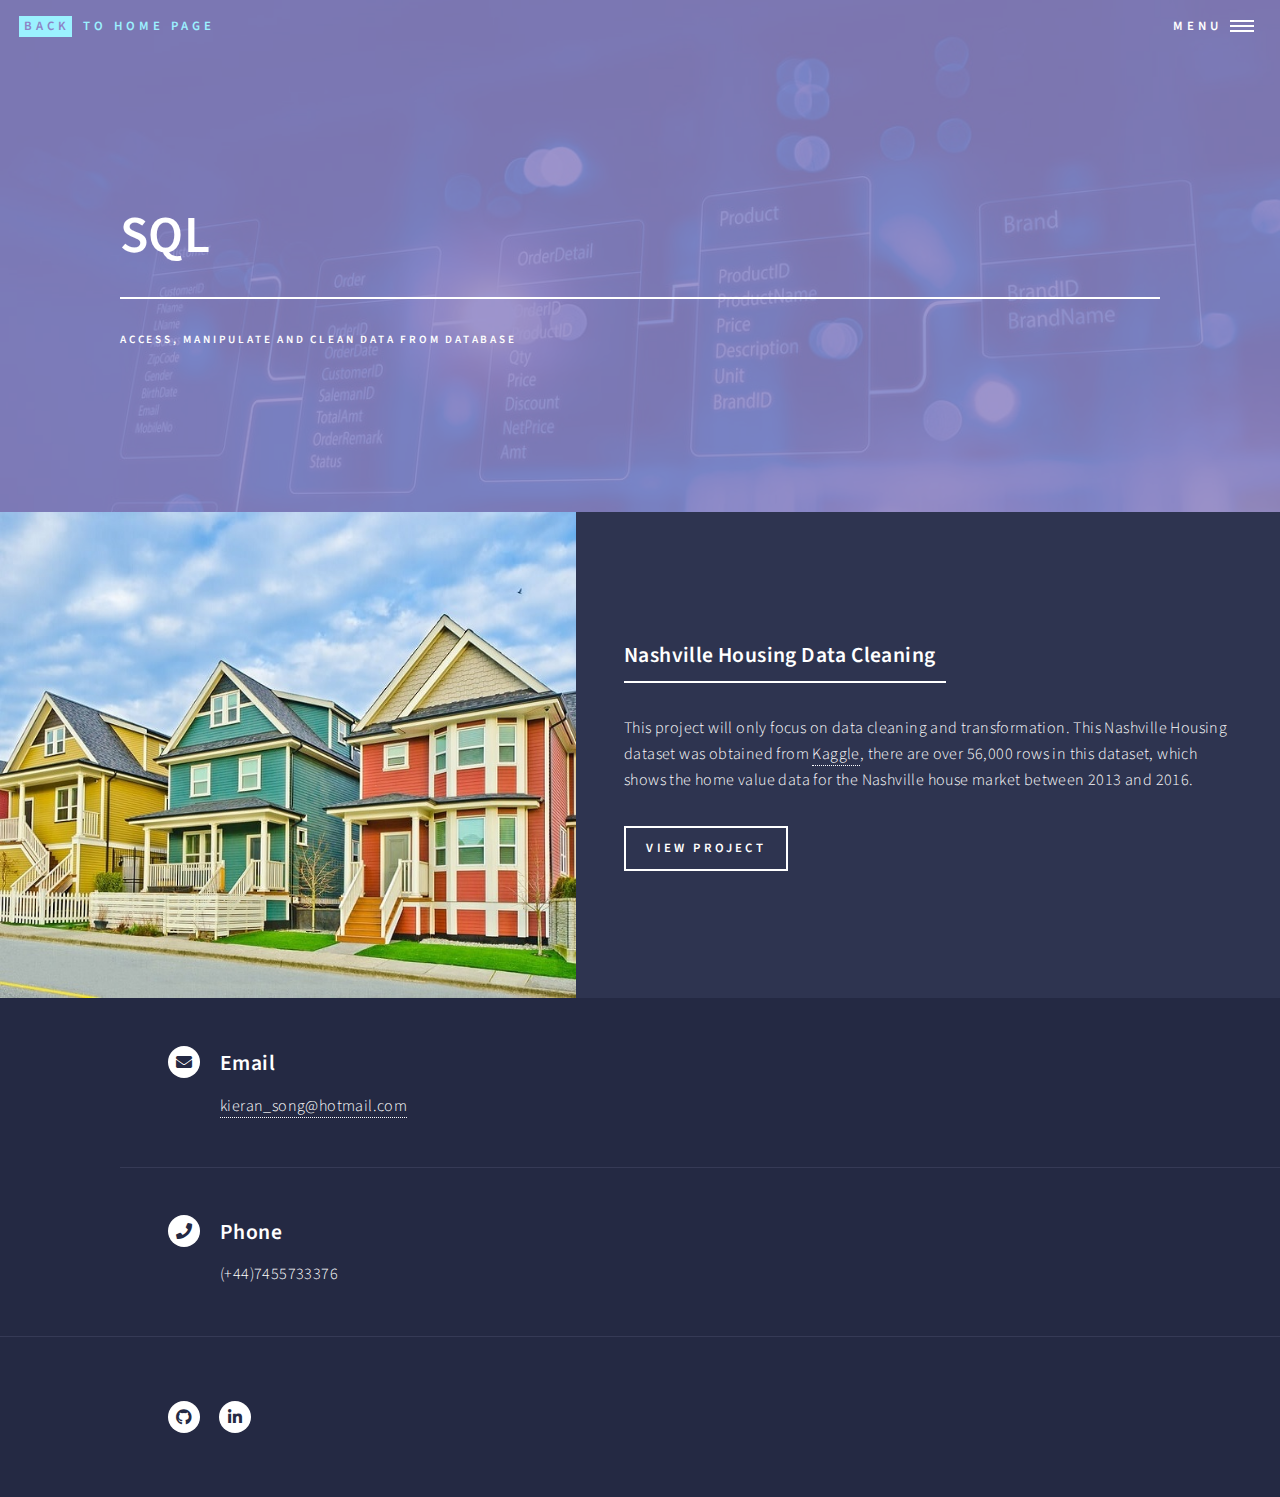
<file: SQL.html>
<!DOCTYPE HTML>
<!--
	Forty by HTML5 UP
	html5up.net | @ajlkn
	Free for personal and commercial use under the CCA 3.0 license (html5up.net/license)
-->
<html>
	<head>
		<title>SQL Portfolio</title>
		<meta charset="utf-8" />
		<meta name="viewport" content="width=device-width, initial-scale=1, user-scalable=no" />
		<link rel="stylesheet" href="assets/css/main.css" />
		<noscript><link rel="stylesheet" href="assets/css/noscript.css" /></noscript>
	</head>
	<body class="is-preload">

		<!-- Wrapper -->
			<div id="wrapper">

				<!-- Header -->
				<!-- Note: The "styleN" class below should match that of the banner element. -->
					<header id="header" class="alt style2">
						<a href="index.html" class="logo"><strong>BACK</strong> <span>TO HOME PAGE</span></a>
						<nav>
							<a href="#menu">Menu</a>
						</nav>
					</header>

				<!-- Menu -->
					<nav id="menu">
						<ul class="links">
							<li><a href="index.html">Home</a></li>
							<li><a href="Power BI.html">Power BI</a></li>
							<li><a href="SQL.html">SQL</a></li> 
							<li><a href="Python.html">Python</a></li> 
							<li><a href="Excel.html">Excel</a></li> 
							<!--
							<li><a href="generic.html">Generic</a></li>
							<li><a href="elements.html">Elements</a></li>    &#40;in progress&#41;
							-->
						</ul>

						<!--
						<ul class="actions stacked">
							<li><a href="#" class="button primary fit">Get Started</a></li>
							<li><a href="#" class="button fit">Log In</a></li>
						</ul>
						-->
					</nav>

				<!-- Banner -->
				<!-- Note: The "styleN" class below should match that of the header element. -->
					<section id="banner" class="style2">
						<div class="inner">
							<span class="image">
								<img src="images/SQL.jpg" alt="" />
							</span>
							<header class="major">
								<h1>SQL</h1>
							</header>
							<div class="content">
								<p>Access, manipulate and clean data from database</p>
							</div>
						</div>
					</section>

				<!-- Main -->
					<div id="main">

						<!-- One -->

						<!--
							<section id="one">
								<div class="inner">
									<header class="major">
										<h2>Data Professional Survey Dashboard</h2>
									</header>
									<p>A simple interactive dashboard summarises the survey conducted on hundreds of data professionals, allowing users to find the overall satisfaction and the difficulty of breaking into data based on various circumstances such as location, gender, age, occupation and industry etc.</p>
									<div class="iframe-container">
									<iframe title="Power_BI_Data_Professional_Survey_Project" src="https://app.powerbi.com/view?r=eyJrIjoiNWQ0NGZjYzYtY2FiZi00MjUzLTk2NzYtYTkzNzA2MDI0NzJjIiwidCI6IjBkZGNkZmI1LTQxODAtNDNkNS1hYjk1LWVkZGJmYzk5NDBkZSIsImMiOjh9" frameborder="0" allowFullScreen="true"></iframe>
									</div>
									<br></br>
									<h3>Dataset</h3>
									<p>The survey was conducted by YouTuber "Alex The Analyst" through different social media platforms. This dataset was acquired from his <a href="https://github.com/AlexTheAnalyst/Power-BI/blob/main/Power%20BI%20-%20Final%20Project.xlsx">GitHub repository</a>.</p>
									<h3>Data Cleaning And Transformation</h3>
									<p>The data was cleaned using Power Query, which involved removing unnecessary columns, transforming salary brackets into numeric values to improve usability and summarising data in the other option etc.</p>
									<p>In order to visualise the satisfaction scores for all categories in one column chart, the satisfaction data was unpivoted and stored in a separate table. A new relationship between these two tables was created to allow other visuals to interact with the satisfaction graph.</p>
									<p>Additionally, a column with numeric values was created to represent the difficulty column. The purpose of this new column is to allow the legend in the pie chart to be sorted in the desired order.</p>
								</div>
							</section>
						-->

						<!-- Two -->
							<section id="two" class="spotlights">
								<section>
									<a href="https://github.com/s262680/SQL_Projects/blob/main/Data_Cleaning/Nashville_Housing_Data_Cleaning_Notebook.ipynb" target="_blank" class="image">
										<img src="images/nashville.jpg" alt="" data-position="center center" />
									</a>
									<div class="content">
										<div class="inner">
											<header class="major">
												<h3>Nashville Housing Data Cleaning</h3>
											</header>
											<p>This project will only focus on data cleaning and transformation. This Nashville Housing dataset was obtained from <a href="https://www.kaggle.com/datasets/tmthyjames/nashville-housing-data/data" target="_blank">Kaggle</a>, there are over 56,000 rows in this dataset, which shows the home value data for the Nashville house market between 2013 and 2016.</p>
											<ul class="actions">
												<li><a href="https://github.com/s262680/SQL_Projects/blob/main/Data_Cleaning/Nashville_Housing_Data_Cleaning_Notebook.ipynb" target="_blank" class="button">VIEW PROJECT</a></li>
											</ul>
										</div>
									</div>
								</section>

								<!--
								<section>
									
									<a href="generic.html" class="image">
									
										<img src="images/pic09.jpg" alt="" data-position="top center" />
									</a>
									<div class="content">
										<div class="inner">
											<header class="major">
												<h3>In Progress</h3>
											</header>
											<p>More projects coming soon.</p>
											
											<ul class="actions">
												<li><a href="generic.html" class="button">Learn more</a></li>
											</ul>
											
										</div>
									</div>
								</section>
								-->
								<!--
								<section>
									<a href="generic.html" class="image">
										<img src="images/pic10.jpg" alt="" data-position="25% 25%" />
									</a>
									<div class="content">
										<div class="inner">
											<header class="major">
												<h3>Sed nunc ligula</h3>
											</header>
											<p>Nullam et orci eu lorem consequat tincidunt vivamus et sagittis magna sed nunc rhoncus condimentum sem. In efficitur ligula tate urna. Maecenas massa sed magna lacinia magna pellentesque lorem ipsum dolor. Nullam et orci eu lorem consequat tincidunt. Vivamus et sagittis tempus.</p>
											<ul class="actions">
												<li><a href="generic.html" class="button">Learn more</a></li>
											</ul>
										</div>
									</div>
								</section>
							</section>
								-->
						<!-- Three -->

						<!--
							<section id="three">
								<div class="inner">
									<header class="major">
										<h2>Massa libero</h2>
									</header>
									<p>Nullam et orci eu lorem consequat tincidunt vivamus et sagittis libero. Mauris aliquet magna magna sed nunc rhoncus pharetra. Pellentesque condimentum sem. In efficitur ligula tate urna. Maecenas laoreet massa vel lacinia pellentesque lorem ipsum dolor. Nullam et orci eu lorem consequat tincidunt. Vivamus et sagittis libero. Mauris aliquet magna magna sed nunc rhoncus amet pharetra et feugiat tempus.</p>
									<ul class="actions">
										<li><a href="generic.html" class="button next">Get Started</a></li>
									</ul>
								</div>
							</section>
						-->	
					</div>	

				<!-- Contact -->
				
				<section id="contact">
					<div class="inner">
				<!--
						<section>
							<form method="post" action="#">
								<div class="fields">
									<div class="field half">
										<label for="name">Name</label>
										<input type="text" name="name" id="name" />
									</div>
									<div class="field half">
										<label for="email">Email</label>
										<input type="text" name="email" id="email" />
									</div>
									<div class="field">
										<label for="message">Message</label>
										<textarea name="message" id="message" rows="6"></textarea>
									</div>
								</div>
								<ul class="actions">
									<li><input type="submit" value="Send Message" class="primary" /></li>
									<li><input type="reset" value="Clear" /></li>
								</ul>
							</form>
						</section>
				-->
						<section class="split">
							<section>
								<div class="contact-method">
									<span class="icon solid alt fa-envelope"></span>
									<h3>Email</h3>
									<a href="#">kieran_song@hotmail.com</a>
								</div>
							</section>
							<section>
								<div class="contact-method">
									<span class="icon solid alt fa-phone"></span>
									<h3>Phone</h3>
									<span>(+44)7455733376</span>
								</div>
							</section>

							
							<!--
							<section>
								<div class="contact-method">
									<span class="icon solid alt fa-home"></span>
									<h3>Location</h3>
									<span>Glasgow<br />
									Scotland<br />
									United States of America</span>
								</div>
							</section>
							-->
						</section>
					
					</div>
				</section>

				<!-- Footer -->
					<footer id="footer">
						<div class="inner">
							<ul class="icons">
								<!--
								<li><a href="#" class="icon brands alt fa-twitter"><span class="label">Twitter</span></a></li>
								<li><a href="#" class="icon brands alt fa-facebook-f"><span class="label">Facebook</span></a></li>
								<li><a href="#" class="icon brands alt fa-instagram"><span class="label">Instagram</span></a></li>
								-->
								<li><a href="https://github.com/s262680" target="_blank" class="icon brands alt fa-github"><span class="label" >GitHub</span></a></li>
								<li><a href="https://www.linkedin.com/in/kieran-chi-io-song-8516aa174/" target="_blank" class="icon brands alt fa-linkedin-in"><span class="label">LinkedIn</span></a></li>
							<!--
							<ul class="copyright">
								<li>&copy; Untitled</li><li>Design: <a href="https://html5up.net">HTML5 UP</a></li>
							</ul>
							-->
							</ul>
						</div>
					</footer>

			</div>

		<!-- Scripts -->
			<script src="assets/js/jquery.min.js"></script>
			<script src="assets/js/jquery.scrolly.min.js"></script>
			<script src="assets/js/jquery.scrollex.min.js"></script>
			<script src="assets/js/browser.min.js"></script>
			<script src="assets/js/breakpoints.min.js"></script>
			<script src="assets/js/util.js"></script>
			<script src="assets/js/main.js"></script>

	</body>
</html>
</file>
<file: assets/css/noscript.css>
/*
	Forty by HTML5 UP
	html5up.net | @ajlkn
	Free for personal and commercial use under the CCA 3.0 license (html5up.net/license)
*/

/* Banner */

	body.is-preload #banner:after {
		opacity: 0.85;
	}

	body.is-preload #banner > .inner {
		-moz-filter: none;
		-webkit-filter: none;
		-ms-filter: none;
		filter: none;
		-moz-transform: none;
		-webkit-transform: none;
		-ms-transform: none;
		transform: none;
		opacity: 1;
	}
</file>
<file: assets/css/main.css>
@import url(fontawesome-all.min.css);
@import url("https://fonts.googleapis.com/css?family=Source+Sans+Pro:300,300italic,600,600italic");

/*
	Forty by HTML5 UP
	html5up.net | @ajlkn
	Free for personal and commercial use under the CCA 3.0 license (html5up.net/license)
*/

html, body, div, span, applet, object,
iframe, h1, h2, h3, h4, h5, h6, p, blockquote,
pre, a, abbr, acronym, address, big, cite,
code, del, dfn, em, img, ins, kbd, q, s, samp,
small, strike, strong, sub, sup, tt, var, b,
u, i, center, dl, dt, dd, ol, ul, li, fieldset,
form, label, legend, table, caption, tbody,
tfoot, thead, tr, th, td, article, aside,
canvas, details, embed, figure, figcaption,
footer, header, hgroup, menu, nav, output, ruby,
section, summary, time, mark, audio, video {
	margin: 0;
	padding: 0;
	border: 0;
	font-size: 100%;
	font: inherit;
	vertical-align: baseline;}

article, aside, details, figcaption, figure,
footer, header, hgroup, menu, nav, section {
	display: block;}

body {
	line-height: 1;
}

ol, ul {
	list-style: none;
}

blockquote, q {
	quotes: none;
}

	blockquote:before, blockquote:after, q:before, q:after {
		content: '';
		content: none;
	}

table {
	border-collapse: collapse;
	border-spacing: 0;
}

body {
	-webkit-text-size-adjust: none;
}

mark {
	background-color: transparent;
	color: inherit;
}

input::-moz-focus-inner {
	border: 0;
	padding: 0;
}

input, select, textarea {
	-moz-appearance: none;
	-webkit-appearance: none;
	-ms-appearance: none;
	appearance: none;
}

/* Basic */

	@-ms-viewport {
		width: device-width;
	}

	body {
		-ms-overflow-style: scrollbar;
	}

	@media screen and (max-width: 480px) {

		html, body {
			min-width: 320px;
		}

	}

	html {
		box-sizing: border-box;
	}

	*, *:before, *:after {
		box-sizing: inherit;
	}

	body {
		background: #242943;
	}

		body.is-preload *, body.is-preload *:before, body.is-preload *:after {
			-moz-animation: none !important;
			-webkit-animation: none !important;
			-ms-animation: none !important;
			animation: none !important;
			-moz-transition: none !important;
			-webkit-transition: none !important;
			-ms-transition: none !important;
			transition: none !important;
		}

/* Type */

	body, input, select, textarea {
		color: #ffffff;
		font-family: "Source Sans Pro", Helvetica, sans-serif;
		font-size: 17pt;
		font-weight: 300;
		letter-spacing: 0.025em;
		line-height: 1.65;
	}

		@media screen and (max-width: 1680px) {

			body, input, select, textarea {
				font-size: 14pt;
			}

		}

		@media screen and (max-width: 1280px) {

			body, input, select, textarea {
				font-size: 12pt;
			}

		}

		@media screen and (max-width: 360px) {

			body, input, select, textarea {
				font-size: 11pt;
			}

		}

	a {
		-moz-transition: color 0.2s ease-in-out, border-bottom-color 0.2s ease-in-out;
		-webkit-transition: color 0.2s ease-in-out, border-bottom-color 0.2s ease-in-out;
		-ms-transition: color 0.2s ease-in-out, border-bottom-color 0.2s ease-in-out;
		transition: color 0.2s ease-in-out, border-bottom-color 0.2s ease-in-out;
		border-bottom: dotted 1px;
		color: inherit;
		text-decoration: none;
	}

		a:hover {
			border-bottom-color: transparent;
			color: #9bf1ff !important;
		}

		a:active {
			color: #53e3fb !important;
		}

	strong, b {
		color: #ffffff;
		font-weight: 600;
	}

	em, i {
		font-style: italic;
	}

	p {
		margin: 0 0 2em 0;
	}

	h1, h2, h3, h4, h5, h6 {
		color: #ffffff;
		font-weight: 600;
		line-height: 1.65;
		margin: 0 0 1em 0;
	}

		h1 a, h2 a, h3 a, h4 a, h5 a, h6 a {
			color: inherit;
			border-bottom: 0;
		}

	h1 {
		font-size: 2.5em;
	}

	h2 {
		font-size: 1.75em;
	}

	h3 {
		font-size: 1.35em;
	}

	h4 {
		font-size: 1.1em;
	}

	h5 {
		font-size: 0.9em;
	}

	h6 {
		font-size: 0.7em;
	}

	@media screen and (max-width: 736px) {

		h1 {
			font-size: 2em;
		}

		h2 {
			font-size: 1.5em;
		}

		h3 {
			font-size: 1.25em;
		}

	}

	sub {
		font-size: 0.8em;
		position: relative;
		top: 0.5em;
	}

	sup {
		font-size: 0.8em;
		position: relative;
		top: -0.5em;
	}

	blockquote {
		border-left: solid 4px rgba(212, 212, 255, 0.1);
		font-style: italic;
		margin: 0 0 2em 0;
		padding: 0.5em 0 0.5em 2em;
	}

	code {
		background: rgba(212, 212, 255, 0.035);
		font-family: "Courier New", monospace;
		font-size: 0.9em;
		margin: 0 0.25em;
		padding: 0.25em 0.65em;
	}

	pre {
		-webkit-overflow-scrolling: touch;
		font-family: "Courier New", monospace;
		font-size: 0.9em;
		margin: 0 0 2em 0;
	}

		pre code {
			display: block;
			line-height: 1.75;
			padding: 1em 1.5em;
			overflow-x: auto;
		}

	hr {
		border: 0;
		border-bottom: solid 1px rgba(212, 212, 255, 0.1);
		margin: 2em 0;
	}

		hr.major {
			margin: 3em 0;
		}

	.align-left {
		text-align: left;
	}

	.align-center {
		text-align: center;
	}

	.align-right {
		text-align: right;
	}

/* Row */

	.row {
		display: flex;
		flex-wrap: wrap;
		box-sizing: border-box;
		align-items: stretch;
	}

		.row > * {
			box-sizing: border-box;
		}

		.row.gtr-uniform > * > :last-child {
			margin-bottom: 0;
		}

		.row.aln-left {
			justify-content: flex-start;
		}

		.row.aln-center {
			justify-content: center;
		}

		.row.aln-right {
			justify-content: flex-end;
		}

		.row.aln-top {
			align-items: flex-start;
		}

		.row.aln-middle {
			align-items: center;
		}

		.row.aln-bottom {
			align-items: flex-end;
		}

		.row > .imp {
			order: -1;
		}

		.row > .col-1 {
			width: 8.33333%;
		}

		.row > .off-1 {
			margin-left: 8.33333%;
		}

		.row > .col-2 {
			width: 16.66667%;
		}

		.row > .off-2 {
			margin-left: 16.66667%;
		}

		.row > .col-3 {
			width: 25%;
		}

		.row > .off-3 {
			margin-left: 25%;
		}

		.row > .col-4 {
			width: 33.33333%;
		}

		.row > .off-4 {
			margin-left: 33.33333%;
		}

		.row > .col-5 {
			width: 41.66667%;
		}

		.row > .off-5 {
			margin-left: 41.66667%;
		}

		.row > .col-6 {
			width: 50%;
		}

		.row > .off-6 {
			margin-left: 50%;
		}

		.row > .col-7 {
			width: 58.33333%;
		}

		.row > .off-7 {
			margin-left: 58.33333%;
		}

		.row > .col-8 {
			width: 66.66667%;
		}

		.row > .off-8 {
			margin-left: 66.66667%;
		}

		.row > .col-9 {
			width: 75%;
		}

		.row > .off-9 {
			margin-left: 75%;
		}

		.row > .col-10 {
			width: 83.33333%;
		}

		.row > .off-10 {
			margin-left: 83.33333%;
		}

		.row > .col-11 {
			width: 91.66667%;
		}

		.row > .off-11 {
			margin-left: 91.66667%;
		}

		.row > .col-12 {
			width: 100%;
		}

		.row > .off-12 {
			margin-left: 100%;
		}

		.row.gtr-0 {
			margin-top: 0;
			margin-left: 0em;
		}

			.row.gtr-0 > * {
				padding: 0 0 0 0em;
			}

			.row.gtr-0.gtr-uniform {
				margin-top: 0em;
			}

				.row.gtr-0.gtr-uniform > * {
					padding-top: 0em;
				}

		.row.gtr-25 {
			margin-top: 0;
			margin-left: -0.5em;
		}

			.row.gtr-25 > * {
				padding: 0 0 0 0.5em;
			}

			.row.gtr-25.gtr-uniform {
				margin-top: -0.5em;
			}

				.row.gtr-25.gtr-uniform > * {
					padding-top: 0.5em;
				}

		.row.gtr-50 {
			margin-top: 0;
			margin-left: -1em;
		}

			.row.gtr-50 > * {
				padding: 0 0 0 1em;
			}

			.row.gtr-50.gtr-uniform {
				margin-top: -1em;
			}

				.row.gtr-50.gtr-uniform > * {
					padding-top: 1em;
				}

		.row {
			margin-top: 0;
			margin-left: -2em;
		}

			.row > * {
				padding: 0 0 0 2em;
			}

			.row.gtr-uniform {
				margin-top: -2em;
			}

				.row.gtr-uniform > * {
					padding-top: 2em;
				}

		.row.gtr-150 {
			margin-top: 0;
			margin-left: -3em;
		}

			.row.gtr-150 > * {
				padding: 0 0 0 3em;
			}

			.row.gtr-150.gtr-uniform {
				margin-top: -3em;
			}

				.row.gtr-150.gtr-uniform > * {
					padding-top: 3em;
				}

		.row.gtr-200 {
			margin-top: 0;
			margin-left: -4em;
		}

			.row.gtr-200 > * {
				padding: 0 0 0 4em;
			}

			.row.gtr-200.gtr-uniform {
				margin-top: -4em;
			}

				.row.gtr-200.gtr-uniform > * {
					padding-top: 4em;
				}

		@media screen and (max-width: 1680px) {

			.row {
				display: flex;
				flex-wrap: wrap;
				box-sizing: border-box;
				align-items: stretch;
			}

				.row > * {
					box-sizing: border-box;
				}

				.row.gtr-uniform > * > :last-child {
					margin-bottom: 0;
				}

				.row.aln-left {
					justify-content: flex-start;
				}

				.row.aln-center {
					justify-content: center;
				}

				.row.aln-right {
					justify-content: flex-end;
				}

				.row.aln-top {
					align-items: flex-start;
				}

				.row.aln-middle {
					align-items: center;
				}

				.row.aln-bottom {
					align-items: flex-end;
				}

				.row > .imp-xlarge {
					order: -1;
				}

				.row > .col-1-xlarge {
					width: 8.33333%;
				}

				.row > .off-1-xlarge {
					margin-left: 8.33333%;
				}

				.row > .col-2-xlarge {
					width: 16.66667%;
				}

				.row > .off-2-xlarge {
					margin-left: 16.66667%;
				}

				.row > .col-3-xlarge {
					width: 25%;
				}

				.row > .off-3-xlarge {
					margin-left: 25%;
				}

				.row > .col-4-xlarge {
					width: 33.33333%;
				}

				.row > .off-4-xlarge {
					margin-left: 33.33333%;
				}

				.row > .col-5-xlarge {
					width: 41.66667%;
				}

				.row > .off-5-xlarge {
					margin-left: 41.66667%;
				}

				.row > .col-6-xlarge {
					width: 50%;
				}

				.row > .off-6-xlarge {
					margin-left: 50%;
				}

				.row > .col-7-xlarge {
					width: 58.33333%;
				}

				.row > .off-7-xlarge {
					margin-left: 58.33333%;
				}

				.row > .col-8-xlarge {
					width: 66.66667%;
				}

				.row > .off-8-xlarge {
					margin-left: 66.66667%;
				}

				.row > .col-9-xlarge {
					width: 75%;
				}

				.row > .off-9-xlarge {
					margin-left: 75%;
				}

				.row > .col-10-xlarge {
					width: 83.33333%;
				}

				.row > .off-10-xlarge {
					margin-left: 83.33333%;
				}

				.row > .col-11-xlarge {
					width: 91.66667%;
				}

				.row > .off-11-xlarge {
					margin-left: 91.66667%;
				}

				.row > .col-12-xlarge {
					width: 100%;
				}

				.row > .off-12-xlarge {
					margin-left: 100%;
				}

				.row.gtr-0 {
					margin-top: 0;
					margin-left: 0em;
				}

					.row.gtr-0 > * {
						padding: 0 0 0 0em;
					}

					.row.gtr-0.gtr-uniform {
						margin-top: 0em;
					}

						.row.gtr-0.gtr-uniform > * {
							padding-top: 0em;
						}

				.row.gtr-25 {
					margin-top: 0;
					margin-left: -0.5em;
				}

					.row.gtr-25 > * {
						padding: 0 0 0 0.5em;
					}

					.row.gtr-25.gtr-uniform {
						margin-top: -0.5em;
					}

						.row.gtr-25.gtr-uniform > * {
							padding-top: 0.5em;
						}

				.row.gtr-50 {
					margin-top: 0;
					margin-left: -1em;
				}

					.row.gtr-50 > * {
						padding: 0 0 0 1em;
					}

					.row.gtr-50.gtr-uniform {
						margin-top: -1em;
					}

						.row.gtr-50.gtr-uniform > * {
							padding-top: 1em;
						}

				.row {
					margin-top: 0;
					margin-left: -2em;
				}

					.row > * {
						padding: 0 0 0 2em;
					}

					.row.gtr-uniform {
						margin-top: -2em;
					}

						.row.gtr-uniform > * {
							padding-top: 2em;
						}

				.row.gtr-150 {
					margin-top: 0;
					margin-left: -3em;
				}

					.row.gtr-150 > * {
						padding: 0 0 0 3em;
					}

					.row.gtr-150.gtr-uniform {
						margin-top: -3em;
					}

						.row.gtr-150.gtr-uniform > * {
							padding-top: 3em;
						}

				.row.gtr-200 {
					margin-top: 0;
					margin-left: -4em;
				}

					.row.gtr-200 > * {
						padding: 0 0 0 4em;
					}

					.row.gtr-200.gtr-uniform {
						margin-top: -4em;
					}

						.row.gtr-200.gtr-uniform > * {
							padding-top: 4em;
						}

		}

		@media screen and (max-width: 1280px) {

			.row {
				display: flex;
				flex-wrap: wrap;
				box-sizing: border-box;
				align-items: stretch;
			}

				.row > * {
					box-sizing: border-box;
				}

				.row.gtr-uniform > * > :last-child {
					margin-bottom: 0;
				}

				.row.aln-left {
					justify-content: flex-start;
				}

				.row.aln-center {
					justify-content: center;
				}

				.row.aln-right {
					justify-content: flex-end;
				}

				.row.aln-top {
					align-items: flex-start;
				}

				.row.aln-middle {
					align-items: center;
				}

				.row.aln-bottom {
					align-items: flex-end;
				}

				.row > .imp-large {
					order: -1;
				}

				.row > .col-1-large {
					width: 8.33333%;
				}

				.row > .off-1-large {
					margin-left: 8.33333%;
				}

				.row > .col-2-large {
					width: 16.66667%;
				}

				.row > .off-2-large {
					margin-left: 16.66667%;
				}

				.row > .col-3-large {
					width: 25%;
				}

				.row > .off-3-large {
					margin-left: 25%;
				}

				.row > .col-4-large {
					width: 33.33333%;
				}

				.row > .off-4-large {
					margin-left: 33.33333%;
				}

				.row > .col-5-large {
					width: 41.66667%;
				}

				.row > .off-5-large {
					margin-left: 41.66667%;
				}

				.row > .col-6-large {
					width: 50%;
				}

				.row > .off-6-large {
					margin-left: 50%;
				}

				.row > .col-7-large {
					width: 58.33333%;
				}

				.row > .off-7-large {
					margin-left: 58.33333%;
				}

				.row > .col-8-large {
					width: 66.66667%;
				}

				.row > .off-8-large {
					margin-left: 66.66667%;
				}

				.row > .col-9-large {
					width: 75%;
				}

				.row > .off-9-large {
					margin-left: 75%;
				}

				.row > .col-10-large {
					width: 83.33333%;
				}

				.row > .off-10-large {
					margin-left: 83.33333%;
				}

				.row > .col-11-large {
					width: 91.66667%;
				}

				.row > .off-11-large {
					margin-left: 91.66667%;
				}

				.row > .col-12-large {
					width: 100%;
				}

				.row > .off-12-large {
					margin-left: 100%;
				}

				.row.gtr-0 {
					margin-top: 0;
					margin-left: 0em;
				}

					.row.gtr-0 > * {
						padding: 0 0 0 0em;
					}

					.row.gtr-0.gtr-uniform {
						margin-top: 0em;
					}

						.row.gtr-0.gtr-uniform > * {
							padding-top: 0em;
						}

				.row.gtr-25 {
					margin-top: 0;
					margin-left: -0.375em;
				}

					.row.gtr-25 > * {
						padding: 0 0 0 0.375em;
					}

					.row.gtr-25.gtr-uniform {
						margin-top: -0.375em;
					}

						.row.gtr-25.gtr-uniform > * {
							padding-top: 0.375em;
						}

				.row.gtr-50 {
					margin-top: 0;
					margin-left: -0.75em;
				}

					.row.gtr-50 > * {
						padding: 0 0 0 0.75em;
					}

					.row.gtr-50.gtr-uniform {
						margin-top: -0.75em;
					}

						.row.gtr-50.gtr-uniform > * {
							padding-top: 0.75em;
						}

				.row {
					margin-top: 0;
					margin-left: -1.5em;
				}

					.row > * {
						padding: 0 0 0 1.5em;
					}

					.row.gtr-uniform {
						margin-top: -1.5em;
					}

						.row.gtr-uniform > * {
							padding-top: 1.5em;
						}

				.row.gtr-150 {
					margin-top: 0;
					margin-left: -2.25em;
				}

					.row.gtr-150 > * {
						padding: 0 0 0 2.25em;
					}

					.row.gtr-150.gtr-uniform {
						margin-top: -2.25em;
					}

						.row.gtr-150.gtr-uniform > * {
							padding-top: 2.25em;
						}

				.row.gtr-200 {
					margin-top: 0;
					margin-left: -3em;
				}

					.row.gtr-200 > * {
						padding: 0 0 0 3em;
					}

					.row.gtr-200.gtr-uniform {
						margin-top: -3em;
					}

						.row.gtr-200.gtr-uniform > * {
							padding-top: 3em;
						}

		}

		@media screen and (max-width: 980px) {

			.row {
				display: flex;
				flex-wrap: wrap;
				box-sizing: border-box;
				align-items: stretch;
			}

				.row > * {
					box-sizing: border-box;
				}

				.row.gtr-uniform > * > :last-child {
					margin-bottom: 0;
				}

				.row.aln-left {
					justify-content: flex-start;
				}

				.row.aln-center {
					justify-content: center;
				}

				.row.aln-right {
					justify-content: flex-end;
				}

				.row.aln-top {
					align-items: flex-start;
				}

				.row.aln-middle {
					align-items: center;
				}

				.row.aln-bottom {
					align-items: flex-end;
				}

				.row > .imp-medium {
					order: -1;
				}

				.row > .col-1-medium {
					width: 8.33333%;
				}

				.row > .off-1-medium {
					margin-left: 8.33333%;
				}

				.row > .col-2-medium {
					width: 16.66667%;
				}

				.row > .off-2-medium {
					margin-left: 16.66667%;
				}

				.row > .col-3-medium {
					width: 25%;
				}

				.row > .off-3-medium {
					margin-left: 25%;
				}

				.row > .col-4-medium {
					width: 33.33333%;
				}

				.row > .off-4-medium {
					margin-left: 33.33333%;
				}

				.row > .col-5-medium {
					width: 41.66667%;
				}

				.row > .off-5-medium {
					margin-left: 41.66667%;
				}

				.row > .col-6-medium {
					width: 50%;
				}

				.row > .off-6-medium {
					margin-left: 50%;
				}

				.row > .col-7-medium {
					width: 58.33333%;
				}

				.row > .off-7-medium {
					margin-left: 58.33333%;
				}

				.row > .col-8-medium {
					width: 66.66667%;
				}

				.row > .off-8-medium {
					margin-left: 66.66667%;
				}

				.row > .col-9-medium {
					width: 75%;
				}

				.row > .off-9-medium {
					margin-left: 75%;
				}

				.row > .col-10-medium {
					width: 83.33333%;
				}

				.row > .off-10-medium {
					margin-left: 83.33333%;
				}

				.row > .col-11-medium {
					width: 91.66667%;
				}

				.row > .off-11-medium {
					margin-left: 91.66667%;
				}

				.row > .col-12-medium {
					width: 100%;
				}

				.row > .off-12-medium {
					margin-left: 100%;
				}

				.row.gtr-0 {
					margin-top: 0;
					margin-left: 0em;
				}

					.row.gtr-0 > * {
						padding: 0 0 0 0em;
					}

					.row.gtr-0.gtr-uniform {
						margin-top: 0em;
					}

						.row.gtr-0.gtr-uniform > * {
							padding-top: 0em;
						}

				.row.gtr-25 {
					margin-top: 0;
					margin-left: -0.375em;
				}

					.row.gtr-25 > * {
						padding: 0 0 0 0.375em;
					}

					.row.gtr-25.gtr-uniform {
						margin-top: -0.375em;
					}

						.row.gtr-25.gtr-uniform > * {
							padding-top: 0.375em;
						}

				.row.gtr-50 {
					margin-top: 0;
					margin-left: -0.75em;
				}

					.row.gtr-50 > * {
						padding: 0 0 0 0.75em;
					}

					.row.gtr-50.gtr-uniform {
						margin-top: -0.75em;
					}

						.row.gtr-50.gtr-uniform > * {
							padding-top: 0.75em;
						}

				.row {
					margin-top: 0;
					margin-left: -1.5em;
				}

					.row > * {
						padding: 0 0 0 1.5em;
					}

					.row.gtr-uniform {
						margin-top: -1.5em;
					}

						.row.gtr-uniform > * {
							padding-top: 1.5em;
						}

				.row.gtr-150 {
					margin-top: 0;
					margin-left: -2.25em;
				}

					.row.gtr-150 > * {
						padding: 0 0 0 2.25em;
					}

					.row.gtr-150.gtr-uniform {
						margin-top: -2.25em;
					}

						.row.gtr-150.gtr-uniform > * {
							padding-top: 2.25em;
						}

				.row.gtr-200 {
					margin-top: 0;
					margin-left: -3em;
				}

					.row.gtr-200 > * {
						padding: 0 0 0 3em;
					}

					.row.gtr-200.gtr-uniform {
						margin-top: -3em;
					}

						.row.gtr-200.gtr-uniform > * {
							padding-top: 3em;
						}

		}

		@media screen and (max-width: 736px) {

			.row {
				display: flex;
				flex-wrap: wrap;
				box-sizing: border-box;
				align-items: stretch;
			}

				.row > * {
					box-sizing: border-box;
				}

				.row.gtr-uniform > * > :last-child {
					margin-bottom: 0;
				}

				.row.aln-left {
					justify-content: flex-start;
				}

				.row.aln-center {
					justify-content: center;
				}

				.row.aln-right {
					justify-content: flex-end;
				}

				.row.aln-top {
					align-items: flex-start;
				}

				.row.aln-middle {
					align-items: center;
				}

				.row.aln-bottom {
					align-items: flex-end;
				}

				.row > .imp-small {
					order: -1;
				}

				.row > .col-1-small {
					width: 8.33333%;
				}

				.row > .off-1-small {
					margin-left: 8.33333%;
				}

				.row > .col-2-small {
					width: 16.66667%;
				}

				.row > .off-2-small {
					margin-left: 16.66667%;
				}

				.row > .col-3-small {
					width: 25%;
				}

				.row > .off-3-small {
					margin-left: 25%;
				}

				.row > .col-4-small {
					width: 33.33333%;
				}

				.row > .off-4-small {
					margin-left: 33.33333%;
				}

				.row > .col-5-small {
					width: 41.66667%;
				}

				.row > .off-5-small {
					margin-left: 41.66667%;
				}

				.row > .col-6-small {
					width: 50%;
				}

				.row > .off-6-small {
					margin-left: 50%;
				}

				.row > .col-7-small {
					width: 58.33333%;
				}

				.row > .off-7-small {
					margin-left: 58.33333%;
				}

				.row > .col-8-small {
					width: 66.66667%;
				}

				.row > .off-8-small {
					margin-left: 66.66667%;
				}

				.row > .col-9-small {
					width: 75%;
				}

				.row > .off-9-small {
					margin-left: 75%;
				}

				.row > .col-10-small {
					width: 83.33333%;
				}

				.row > .off-10-small {
					margin-left: 83.33333%;
				}

				.row > .col-11-small {
					width: 91.66667%;
				}

				.row > .off-11-small {
					margin-left: 91.66667%;
				}

				.row > .col-12-small {
					width: 100%;
				}

				.row > .off-12-small {
					margin-left: 100%;
				}

				.row.gtr-0 {
					margin-top: 0;
					margin-left: 0em;
				}

					.row.gtr-0 > * {
						padding: 0 0 0 0em;
					}

					.row.gtr-0.gtr-uniform {
						margin-top: 0em;
					}

						.row.gtr-0.gtr-uniform > * {
							padding-top: 0em;
						}

				.row.gtr-25 {
					margin-top: 0;
					margin-left: -0.3125em;
				}

					.row.gtr-25 > * {
						padding: 0 0 0 0.3125em;
					}

					.row.gtr-25.gtr-uniform {
						margin-top: -0.3125em;
					}

						.row.gtr-25.gtr-uniform > * {
							padding-top: 0.3125em;
						}

				.row.gtr-50 {
					margin-top: 0;
					margin-left: -0.625em;
				}

					.row.gtr-50 > * {
						padding: 0 0 0 0.625em;
					}

					.row.gtr-50.gtr-uniform {
						margin-top: -0.625em;
					}

						.row.gtr-50.gtr-uniform > * {
							padding-top: 0.625em;
						}

				.row {
					margin-top: 0;
					margin-left: -1.25em;
				}

					.row > * {
						padding: 0 0 0 1.25em;
					}

					.row.gtr-uniform {
						margin-top: -1.25em;
					}

						.row.gtr-uniform > * {
							padding-top: 1.25em;
						}

				.row.gtr-150 {
					margin-top: 0;
					margin-left: -1.875em;
				}

					.row.gtr-150 > * {
						padding: 0 0 0 1.875em;
					}

					.row.gtr-150.gtr-uniform {
						margin-top: -1.875em;
					}

						.row.gtr-150.gtr-uniform > * {
							padding-top: 1.875em;
						}

				.row.gtr-200 {
					margin-top: 0;
					margin-left: -2.5em;
				}

					.row.gtr-200 > * {
						padding: 0 0 0 2.5em;
					}

					.row.gtr-200.gtr-uniform {
						margin-top: -2.5em;
					}

						.row.gtr-200.gtr-uniform > * {
							padding-top: 2.5em;
						}

		}

		@media screen and (max-width: 480px) {

			.row {
				display: flex;
				flex-wrap: wrap;
				box-sizing: border-box;
				align-items: stretch;
			}

				.row > * {
					box-sizing: border-box;
				}

				.row.gtr-uniform > * > :last-child {
					margin-bottom: 0;
				}

				.row.aln-left {
					justify-content: flex-start;
				}

				.row.aln-center {
					justify-content: center;
				}

				.row.aln-right {
					justify-content: flex-end;
				}

				.row.aln-top {
					align-items: flex-start;
				}

				.row.aln-middle {
					align-items: center;
				}

				.row.aln-bottom {
					align-items: flex-end;
				}

				.row > .imp-xsmall {
					order: -1;
				}

				.row > .col-1-xsmall {
					width: 8.33333%;
				}

				.row > .off-1-xsmall {
					margin-left: 8.33333%;
				}

				.row > .col-2-xsmall {
					width: 16.66667%;
				}

				.row > .off-2-xsmall {
					margin-left: 16.66667%;
				}

				.row > .col-3-xsmall {
					width: 25%;
				}

				.row > .off-3-xsmall {
					margin-left: 25%;
				}

				.row > .col-4-xsmall {
					width: 33.33333%;
				}

				.row > .off-4-xsmall {
					margin-left: 33.33333%;
				}

				.row > .col-5-xsmall {
					width: 41.66667%;
				}

				.row > .off-5-xsmall {
					margin-left: 41.66667%;
				}

				.row > .col-6-xsmall {
					width: 50%;
				}

				.row > .off-6-xsmall {
					margin-left: 50%;
				}

				.row > .col-7-xsmall {
					width: 58.33333%;
				}

				.row > .off-7-xsmall {
					margin-left: 58.33333%;
				}

				.row > .col-8-xsmall {
					width: 66.66667%;
				}

				.row > .off-8-xsmall {
					margin-left: 66.66667%;
				}

				.row > .col-9-xsmall {
					width: 75%;
				}

				.row > .off-9-xsmall {
					margin-left: 75%;
				}

				.row > .col-10-xsmall {
					width: 83.33333%;
				}

				.row > .off-10-xsmall {
					margin-left: 83.33333%;
				}

				.row > .col-11-xsmall {
					width: 91.66667%;
				}

				.row > .off-11-xsmall {
					margin-left: 91.66667%;
				}

				.row > .col-12-xsmall {
					width: 100%;
				}

				.row > .off-12-xsmall {
					margin-left: 100%;
				}

				.row.gtr-0 {
					margin-top: 0;
					margin-left: 0em;
				}

					.row.gtr-0 > * {
						padding: 0 0 0 0em;
					}

					.row.gtr-0.gtr-uniform {
						margin-top: 0em;
					}

						.row.gtr-0.gtr-uniform > * {
							padding-top: 0em;
						}

				.row.gtr-25 {
					margin-top: 0;
					margin-left: -0.3125em;
				}

					.row.gtr-25 > * {
						padding: 0 0 0 0.3125em;
					}

					.row.gtr-25.gtr-uniform {
						margin-top: -0.3125em;
					}

						.row.gtr-25.gtr-uniform > * {
							padding-top: 0.3125em;
						}

				.row.gtr-50 {
					margin-top: 0;
					margin-left: -0.625em;
				}

					.row.gtr-50 > * {
						padding: 0 0 0 0.625em;
					}

					.row.gtr-50.gtr-uniform {
						margin-top: -0.625em;
					}

						.row.gtr-50.gtr-uniform > * {
							padding-top: 0.625em;
						}

				.row {
					margin-top: 0;
					margin-left: -1.25em;
				}

					.row > * {
						padding: 0 0 0 1.25em;
					}

					.row.gtr-uniform {
						margin-top: -1.25em;
					}

						.row.gtr-uniform > * {
							padding-top: 1.25em;
						}

				.row.gtr-150 {
					margin-top: 0;
					margin-left: -1.875em;
				}

					.row.gtr-150 > * {
						padding: 0 0 0 1.875em;
					}

					.row.gtr-150.gtr-uniform {
						margin-top: -1.875em;
					}

						.row.gtr-150.gtr-uniform > * {
							padding-top: 1.875em;
						}

				.row.gtr-200 {
					margin-top: 0;
					margin-left: -2.5em;
				}

					.row.gtr-200 > * {
						padding: 0 0 0 2.5em;
					}

					.row.gtr-200.gtr-uniform {
						margin-top: -2.5em;
					}

						.row.gtr-200.gtr-uniform > * {
							padding-top: 2.5em;
						}

		}

/* Section/Article */

	section.special, article.special {
		text-align: center;
	}

	header.major {
		width: -moz-max-content;
		width: -webkit-max-content;
		width: -ms-max-content;
		width: max-content;
		margin-bottom: 2em;
	}

		header.major > :first-child {
			margin-bottom: 0;
			width: calc(100% + 0.5em);
		}

			header.major > :first-child:after {
				content: '';
				background-color: #ffffff;
				display: block;
				height: 2px;
				margin: 0.325em 0 0.5em 0;
				width: 100%;
			}

		header.major > p {
			font-size: 0.7em;
			font-weight: 600;
			letter-spacing: 0.25em;
			margin-bottom: 0;
			text-transform: uppercase;
		}

		body.is-ie header.major > :first-child:after {
			max-width: 9em;
		}

		body.is-ie header.major > h1:after {
			max-width: 100% !important;
		}

	@media screen and (max-width: 736px) {

		header.major > p br {
			display: none;
		}

	}

/* Form */

	form {
		margin: 0 0 2em 0;
	}

		form > :last-child {
			margin-bottom: 0;
		}

		form > .fields {
			display: -moz-flex;
			display: -webkit-flex;
			display: -ms-flex;
			display: flex;
			-moz-flex-wrap: wrap;
			-webkit-flex-wrap: wrap;
			-ms-flex-wrap: wrap;
			flex-wrap: wrap;
			width: calc(100% + 3em);
			margin: -1.5em 0 2em -1.5em;
		}

			form > .fields > .field {
				-moz-flex-grow: 0;
				-webkit-flex-grow: 0;
				-ms-flex-grow: 0;
				flex-grow: 0;
				-moz-flex-shrink: 0;
				-webkit-flex-shrink: 0;
				-ms-flex-shrink: 0;
				flex-shrink: 0;
				padding: 1.5em 0 0 1.5em;
				width: calc(100% - 1.5em);
			}

				form > .fields > .field.half {
					width: calc(50% - 0.75em);
				}

				form > .fields > .field.third {
					width: calc(100%/3 - 0.5em);
				}

				form > .fields > .field.quarter {
					width: calc(25% - 0.375em);
				}

		@media screen and (max-width: 480px) {

			form > .fields {
				width: calc(100% + 3em);
				margin: -1.5em 0 2em -1.5em;
			}

				form > .fields > .field {
					padding: 1.5em 0 0 1.5em;
					width: calc(100% - 1.5em);
				}

					form > .fields > .field.half {
						width: calc(100% - 1.5em);
					}

					form > .fields > .field.third {
						width: calc(100% - 1.5em);
					}

					form > .fields > .field.quarter {
						width: calc(100% - 1.5em);
					}

		}

	label {
		color: #ffffff;
		display: block;
		font-size: 0.8em;
		font-weight: 600;
		letter-spacing: 0.25em;
		margin: 0 0 1em 0;
		text-transform: uppercase;
	}

	input[type="text"],
	input[type="password"],
	input[type="email"],
	input[type="tel"],
	input[type="search"],
	input[type="url"],
	select,
	textarea {
		-moz-appearance: none;
		-webkit-appearance: none;
		-ms-appearance: none;
		appearance: none;
		background: rgba(212, 212, 255, 0.035);
		border: none;
		border-radius: 0;
		color: inherit;
		display: block;
		outline: 0;
		padding: 0 1em;
		text-decoration: none;
		width: 100%;
	}

		input[type="text"]:invalid,
		input[type="password"]:invalid,
		input[type="email"]:invalid,
		input[type="tel"]:invalid,
		input[type="search"]:invalid,
		input[type="url"]:invalid,
		select:invalid,
		textarea:invalid {
			box-shadow: none;
		}

		input[type="text"]:focus,
		input[type="password"]:focus,
		input[type="email"]:focus,
		input[type="tel"]:focus,
		input[type="search"]:focus,
		input[type="url"]:focus,
		select:focus,
		textarea:focus {
			border-color: #9bf1ff;
			box-shadow: 0 0 0 2px #9bf1ff;
		}

	select {
		background-image: url("data:image/svg+xml;charset=utf8,%3Csvg xmlns='http://www.w3.org/2000/svg' width='40' height='40' preserveAspectRatio='none' viewBox='0 0 40 40'%3E%3Cpath d='M9.4,12.3l10.4,10.4l10.4-10.4c0.2-0.2,0.5-0.4,0.9-0.4c0.3,0,0.6,0.1,0.9,0.4l3.3,3.3c0.2,0.2,0.4,0.5,0.4,0.9 c0,0.4-0.1,0.6-0.4,0.9L20.7,31.9c-0.2,0.2-0.5,0.4-0.9,0.4c-0.3,0-0.6-0.1-0.9-0.4L4.3,17.3c-0.2-0.2-0.4-0.5-0.4-0.9 c0-0.4,0.1-0.6,0.4-0.9l3.3-3.3c0.2-0.2,0.5-0.4,0.9-0.4S9.1,12.1,9.4,12.3z' fill='rgba(212, 212, 255, 0.1)' /%3E%3C/svg%3E");
		background-size: 1.25rem;
		background-repeat: no-repeat;
		background-position: calc(100% - 1rem) center;
		height: 2.75em;
		padding-right: 2.75em;
		text-overflow: ellipsis;
	}

		select option {
			color: #ffffff;
			background: #242943;
		}

		select:focus::-ms-value {
			background-color: transparent;
		}

		select::-ms-expand {
			display: none;
		}

	input[type="text"],
	input[type="password"],
	input[type="email"],
	input[type="tel"],
	input[type="search"],
	input[type="url"],
	select {
		height: 2.75em;
	}

	textarea {
		padding: 0.75em 1em;
	}

	input[type="checkbox"],
	input[type="radio"] {
		-moz-appearance: none;
		-webkit-appearance: none;
		-ms-appearance: none;
		appearance: none;
		display: block;
		float: left;
		margin-right: -2em;
		opacity: 0;
		width: 1em;
		z-index: -1;
	}

		input[type="checkbox"] + label,
		input[type="radio"] + label {
			text-decoration: none;
			color: #ffffff;
			cursor: pointer;
			display: inline-block;
			font-weight: 300;
			padding-left: 2.65em;
			padding-right: 0.75em;
			position: relative;
		}

			input[type="checkbox"] + label:before,
			input[type="radio"] + label:before {
				-moz-osx-font-smoothing: grayscale;
				-webkit-font-smoothing: antialiased;
				display: inline-block;
				font-style: normal;
				font-variant: normal;
				text-rendering: auto;
				line-height: 1;
				text-transform: none !important;
				font-family: 'Font Awesome 5 Free';
				font-weight: 900;
			}

			input[type="checkbox"] + label:before,
			input[type="radio"] + label:before {
				background: rgba(212, 212, 255, 0.035);
				content: '';
				display: inline-block;
				font-size: 0.8em;
				height: 2.0625em;
				left: 0;
				letter-spacing: 0;
				line-height: 2.0625em;
				position: absolute;
				text-align: center;
				top: 0;
				width: 2.0625em;
			}

		input[type="checkbox"]:checked + label:before,
		input[type="radio"]:checked + label:before {
			background: #ffffff;
			border-color: #9bf1ff;
			content: '\f00c';
			color: #242943;
		}

		input[type="checkbox"]:focus + label:before,
		input[type="radio"]:focus + label:before {
			box-shadow: 0 0 0 2px #9bf1ff;
		}

	input[type="radio"] + label:before {
		border-radius: 100%;
	}

	::-webkit-input-placeholder {
		color: rgba(244, 244, 255, 0.2) !important;
		opacity: 1.0;
	}

	:-moz-placeholder {
		color: rgba(244, 244, 255, 0.2) !important;
		opacity: 1.0;
	}

	::-moz-placeholder {
		color: rgba(244, 244, 255, 0.2) !important;
		opacity: 1.0;
	}

	:-ms-input-placeholder {
		color: rgba(244, 244, 255, 0.2) !important;
		opacity: 1.0;
	}

/* Box */

	.box {
		border: solid 1px rgba(212, 212, 255, 0.1);
		margin-bottom: 2em;
		padding: 1.5em;
	}

		.box > :last-child,
		.box > :last-child > :last-child,
		.box > :last-child > :last-child > :last-child {
			margin-bottom: 0;
		}

		.box.alt {
			border: 0;
			border-radius: 0;
			padding: 0;
		}

/* Icon */

	.icon {
		text-decoration: none;
		border-bottom: none;
		position: relative;
	}

		.icon:before {
			-moz-osx-font-smoothing: grayscale;
			-webkit-font-smoothing: antialiased;
			display: inline-block;
			font-style: normal;
			font-variant: normal;
			text-rendering: auto;
			line-height: 1;
			text-transform: none !important;
			font-family: 'Font Awesome 5 Free';
			font-weight: 400;
		}

		.icon > .label {
			display: none;
		}

		.icon:before {
			line-height: inherit;
		}

		.icon.solid:before {
			font-weight: 900;
		}

		.icon.brands:before {
			font-family: 'Font Awesome 5 Brands';
		}

		.icon.alt:before {
			background-color: #ffffff;
			border-radius: 100%;
			color: #242943;
			display: inline-block;
			height: 2em;
			line-height: 2em;
			text-align: center;
			width: 2em;
		}

	a.icon.alt:before {
		-moz-transition: background-color 0.2s ease-in-out;
		-webkit-transition: background-color 0.2s ease-in-out;
		-ms-transition: background-color 0.2s ease-in-out;
		transition: background-color 0.2s ease-in-out;
	}

	a.icon.alt:hover:before {
		background-color: #6fc3df;
	}

	a.icon.alt:active:before {
		background-color: #37a6cb;
	}

/* Image */

	.image {
		border: 0;
		display: inline-block;
		position: relative;
	}

		.image img {
			display: block;
		}

		.image.left, .image.right {
			max-width: 30%;
		}

			.image.left img, .image.right img {
				width: 100%;
			}

		.image.left {
			float: left;
			margin: 0 1.5em 1.25em 0;
			top: 0.25em;
		}

		.image.right {
			float: right;
			margin: 0 0 1.25em 1.5em;
			top: 0.25em;
		}

		.image.fit {
			display: block;
			margin: 0 0 2em 0;
			width: 100%;
		}

			.image.fit img {
				width: 100%;
			}

		.image.main {
			display: block;
			margin: 2.5em 0;
			width: 100%;
		}

			.image.main img {
				width: 100%;
			}

			@media screen and (max-width: 736px) {

				.image.main {
					margin: 1.5em 0;
				}

			}

			.image.fig {
				margin-top: 10px;
				max-width: 100%; /* Ensures the image doesn't exceed the container's width */
				width: auto; /* Allows the image to scale proportionally */
			}
			
			.image.fig img {
				display: block; /* Ensures the image is treated as a block element */
				width: 100%; /* Makes the image fill its container's width */
				height: auto; /* Allows the image to scale proportionally */
			}
			
			.image.fig figcaption {
				font-size: 14px; /* Example: Sets the font size of the caption */
			}

/* List */

	ol {
		list-style: decimal;
		margin: 0 0 2em 0;
		padding-left: 1.25em;
	}

		ol li {
			padding-left: 0.25em;
		}

	ul {
		list-style: disc;
		margin: 0 0 2em 0;
		padding-left: 1em;
	}

		ul li {
			padding-left: 0.5em;
		}

		ul.alt {
			list-style: none;
			padding-left: 0;
		}

			ul.alt li {
				border-top: solid 1px rgba(212, 212, 255, 0.1);
				padding: 0.5em 0;
			}

				ul.alt li:first-child {
					border-top: 0;
					padding-top: 0;
				}

	dl {
		margin: 0 0 2em 0;
	}

		dl dt {
			display: block;
			font-weight: 600;
			margin: 0 0 1em 0;
		}

		dl dd {
			margin-left: 2em;
		}

/* Actions */

	ul.actions {
		display: -moz-flex;
		display: -webkit-flex;
		display: -ms-flex;
		display: flex;
		cursor: default;
		list-style: none;
		margin-left: -1em;
		padding-left: 0;
	}

		ul.actions li {
			padding: 0 0 0 1em;
			vertical-align: middle;
		}

		ul.actions.special {
			-moz-justify-content: center;
			-webkit-justify-content: center;
			-ms-justify-content: center;
			justify-content: center;
			width: 100%;
			margin-left: 0;
		}

			ul.actions.special li:first-child {
				padding-left: 0;
			}

		ul.actions.stacked {
			-moz-flex-direction: column;
			-webkit-flex-direction: column;
			-ms-flex-direction: column;
			flex-direction: column;
			margin-left: 0;
		}

			ul.actions.stacked li {
				padding: 1.3em 0 0 0;
			}

				ul.actions.stacked li:first-child {
					padding-top: 0;
				}

		ul.actions.fit {
			width: calc(100% + 1em);
		}

			ul.actions.fit li {
				-moz-flex-grow: 1;
				-webkit-flex-grow: 1;
				-ms-flex-grow: 1;
				flex-grow: 1;
				-moz-flex-shrink: 1;
				-webkit-flex-shrink: 1;
				-ms-flex-shrink: 1;
				flex-shrink: 1;
				width: 100%;
			}

				ul.actions.fit li > * {
					width: 100%;
				}

			ul.actions.fit.stacked {
				width: 100%;
			}

/* Icons */

	ul.icons {
		cursor: default;
		list-style: none;
		padding-left: 3em;
	}

		ul.icons li {
			display: inline-block;
			padding: 0 1em 0 0;
		}

			ul.icons li:last-child {
				padding-right: 0;
			}

		@media screen and (max-width: 736px) {

			ul.icons li {
				padding: 0 0.75em 0 0;
			}

		}

/* Pagination */

	ul.pagination {
		cursor: default;
		list-style: none;
		padding-left: 0;
	}

		ul.pagination li {
			display: inline-block;
			padding-left: 0;
			vertical-align: middle;
		}

			ul.pagination li > .page {
				-moz-transition: background-color 0.2s ease-in-out, color 0.2s ease-in-out;
				-webkit-transition: background-color 0.2s ease-in-out, color 0.2s ease-in-out;
				-ms-transition: background-color 0.2s ease-in-out, color 0.2s ease-in-out;
				transition: background-color 0.2s ease-in-out, color 0.2s ease-in-out;
				border-bottom: 0;
				display: inline-block;
				font-size: 0.8em;
				font-weight: 600;
				height: 1.5em;
				line-height: 1.5em;
				margin: 0 0.125em;
				min-width: 1.5em;
				padding: 0 0.5em;
				text-align: center;
			}

				ul.pagination li > .page.active {
					background-color: #ffffff;
					color: #242943;
				}

					ul.pagination li > .page.active:hover {
						background-color: #9bf1ff;
						color: #242943 !important;
					}

					ul.pagination li > .page.active:active {
						background-color: #53e3fb;
					}

			ul.pagination li:first-child {
				padding-right: 0.75em;
			}

			ul.pagination li:last-child {
				padding-left: 0.75em;
			}

		@media screen and (max-width: 480px) {

			ul.pagination li:nth-child(n+2):nth-last-child(n+2) {
				display: none;
			}

			ul.pagination li:first-child {
				padding-right: 0;
			}

		}

/* Table */

	.table-wrapper {
		-webkit-overflow-scrolling: touch;
		overflow-x: auto;
	}

	table {
		margin: 0 0 2em 0;
		width: 100%;
	}

		table tbody tr {
			border: solid 1px rgba(212, 212, 255, 0.1);
			border-left: 0;
			border-right: 0;
		}

			table tbody tr:nth-child(2n + 1) {
				background-color: rgba(212, 212, 255, 0.035);
			}

		table td {
			padding: 0.75em 0.75em;
		}

		table th {
			color: #ffffff;
			font-size: 0.9em;
			font-weight: 600;
			padding: 0 0.75em 0.75em 0.75em;
			text-align: left;
		}

		table thead {
			border-bottom: solid 2px rgba(212, 212, 255, 0.1);
		}

		table tfoot {
			border-top: solid 2px rgba(212, 212, 255, 0.1);
		}

		table.alt {
			border-collapse: separate;
		}

			table.alt tbody tr td {
				border: solid 1px rgba(212, 212, 255, 0.1);
				border-left-width: 0;
				border-top-width: 0;
			}

				table.alt tbody tr td:first-child {
					border-left-width: 1px;
				}

			table.alt tbody tr:first-child td {
				border-top-width: 1px;
			}

			table.alt thead {
				border-bottom: 0;
			}

			table.alt tfoot {
				border-top: 0;
			}

/* Button */

	input[type="submit"],
	input[type="reset"],
	input[type="button"],
	button,
	.button {
		-moz-appearance: none;
		-webkit-appearance: none;
		-ms-appearance: none;
		appearance: none;
		-moz-transition: background-color 0.2s ease-in-out, box-shadow 0.2s ease-in-out, color 0.2s ease-in-out;
		-webkit-transition: background-color 0.2s ease-in-out, box-shadow 0.2s ease-in-out, color 0.2s ease-in-out;
		-ms-transition: background-color 0.2s ease-in-out, box-shadow 0.2s ease-in-out, color 0.2s ease-in-out;
		transition: background-color 0.2s ease-in-out, box-shadow 0.2s ease-in-out, color 0.2s ease-in-out;
		background-color: transparent;
		border: 0;
		border-radius: 0;
		box-shadow: inset 0 0 0 2px #ffffff;
		color: #ffffff;
		cursor: pointer;
		display: inline-block;
		font-size: 0.8em;
		font-weight: 600;
		height: 3.5em;
		letter-spacing: 0.25em;
		line-height: 3.5em;
		padding: 0 1.75em;
		text-align: center;
		text-decoration: none;
		text-transform: uppercase;
		white-space: nowrap;
	}

		input[type="submit"]:hover, input[type="submit"]:active,
		input[type="reset"]:hover,
		input[type="reset"]:active,
		input[type="button"]:hover,
		input[type="button"]:active,
		button:hover,
		button:active,
		.button:hover,
		.button:active {
			box-shadow: inset 0 0 0 2px #9bf1ff;
			color: #9bf1ff;
		}

		input[type="submit"]:active,
		input[type="reset"]:active,
		input[type="button"]:active,
		button:active,
		.button:active {
			background-color: rgba(155, 241, 255, 0.1);
			box-shadow: inset 0 0 0 2px #53e3fb;
			color: #53e3fb;
		}

		input[type="submit"].icon:before,
		input[type="reset"].icon:before,
		input[type="button"].icon:before,
		button.icon:before,
		.button.icon:before {
			margin-right: 0.5em;
		}

		input[type="submit"].fit,
		input[type="reset"].fit,
		input[type="button"].fit,
		button.fit,
		.button.fit {
			width: 100%;
		}

		input[type="submit"].small,
		input[type="reset"].small,
		input[type="button"].small,
		button.small,
		.button.small {
			font-size: 0.6em;
		}

		input[type="submit"].large,
		input[type="reset"].large,
		input[type="button"].large,
		button.large,
		.button.large {
			font-size: 1.25em;
			height: 3em;
			line-height: 3em;
		}

		input[type="submit"].next,
		input[type="reset"].next,
		input[type="button"].next,
		button.next,
		.button.next {
			padding-right: 4.5em;
			position: relative;
		}

			input[type="submit"].next:before, input[type="submit"].next:after,
			input[type="reset"].next:before,
			input[type="reset"].next:after,
			input[type="button"].next:before,
			input[type="button"].next:after,
			button.next:before,
			button.next:after,
			.button.next:before,
			.button.next:after {
				-moz-transition: opacity 0.2s ease-in-out;
				-webkit-transition: opacity 0.2s ease-in-out;
				-ms-transition: opacity 0.2s ease-in-out;
				transition: opacity 0.2s ease-in-out;
				background-position: center right;
				background-repeat: no-repeat;
				background-size: 36px 24px;
				content: '';
				display: block;
				height: 100%;
				position: absolute;
				right: 1.5em;
				top: 0;
				vertical-align: middle;
				width: 36px;
			}

			input[type="submit"].next:before,
			input[type="reset"].next:before,
			input[type="button"].next:before,
			button.next:before,
			.button.next:before {
				background-image: url("data:image/svg+xml;charset=utf8,%3Csvg xmlns='http://www.w3.org/2000/svg' xmlns:xlink='http://www.w3.org/1999/xlink' width='36px' height='24px' viewBox='0 0 36 24' zoomAndPan='disable'%3E%3Cstyle%3Eline %7B stroke: %23ffffff%3B stroke-width: 2px%3B %7D%3C/style%3E%3Cline x1='0' y1='12' x2='34' y2='12' /%3E%3Cline x1='25' y1='4' x2='34' y2='12.5' /%3E%3Cline x1='25' y1='20' x2='34' y2='11.5' /%3E%3C/svg%3E");
			}

			input[type="submit"].next:after,
			input[type="reset"].next:after,
			input[type="button"].next:after,
			button.next:after,
			.button.next:after {
				background-image: url("data:image/svg+xml;charset=utf8,%3Csvg xmlns='http://www.w3.org/2000/svg' xmlns:xlink='http://www.w3.org/1999/xlink' width='36px' height='24px' viewBox='0 0 36 24' zoomAndPan='disable'%3E%3Cstyle%3Eline %7B stroke: %239bf1ff%3B stroke-width: 2px%3B %7D%3C/style%3E%3Cline x1='0' y1='12' x2='34' y2='12' /%3E%3Cline x1='25' y1='4' x2='34' y2='12.5' /%3E%3Cline x1='25' y1='20' x2='34' y2='11.5' /%3E%3C/svg%3E");
				opacity: 0;
				z-index: 1;
			}

			input[type="submit"].next:hover:after, input[type="submit"].next:active:after,
			input[type="reset"].next:hover:after,
			input[type="reset"].next:active:after,
			input[type="button"].next:hover:after,
			input[type="button"].next:active:after,
			button.next:hover:after,
			button.next:active:after,
			.button.next:hover:after,
			.button.next:active:after {
				opacity: 1;
			}

			@media screen and (max-width: 1280px) {

				input[type="submit"].next,
				input[type="reset"].next,
				input[type="button"].next,
				button.next,
				.button.next {
					padding-right: 5em;
				}

			}

		input[type="submit"].primary,
		input[type="reset"].primary,
		input[type="button"].primary,
		button.primary,
		.button.primary {
			background-color: #ffffff;
			box-shadow: none;
			color: #242943;
		}

			input[type="submit"].primary:hover, input[type="submit"].primary:active,
			input[type="reset"].primary:hover,
			input[type="reset"].primary:active,
			input[type="button"].primary:hover,
			input[type="button"].primary:active,
			button.primary:hover,
			button.primary:active,
			.button.primary:hover,
			.button.primary:active {
				background-color: #9bf1ff;
				color: #242943 !important;
			}

			input[type="submit"].primary:active,
			input[type="reset"].primary:active,
			input[type="button"].primary:active,
			button.primary:active,
			.button.primary:active {
				background-color: #53e3fb;
			}

		input[type="submit"].disabled, input[type="submit"]:disabled,
		input[type="reset"].disabled,
		input[type="reset"]:disabled,
		input[type="button"].disabled,
		input[type="button"]:disabled,
		button.disabled,
		button:disabled,
		.button.disabled,
		.button:disabled {
			pointer-events: none;
			cursor: default;
			opacity: 0.25;
		}

/* Tiles */

	.tiles {
		display: -moz-flex;
		display: -webkit-flex;
		display: -ms-flex;
		display: flex;
		-moz-flex-wrap: wrap;
		-webkit-flex-wrap: wrap;
		-ms-flex-wrap: wrap;
		flex-wrap: wrap;
		border-top: 0 !important;
	}

		.tiles + * {
			border-top: 0 !important;
		}

		.tiles article {
			-moz-align-items: center;
			-webkit-align-items: center;
			-ms-align-items: center;
			align-items: center;
			display: -moz-flex;
			display: -webkit-flex;
			display: -ms-flex;
			display: flex;
			-moz-transition: -moz-transform 0.25s ease, opacity 0.25s ease, -moz-filter 1s ease, -webkit-filter 1s ease;
			-webkit-transition: -webkit-transform 0.25s ease, opacity 0.25s ease, -webkit-filter 1s ease, -webkit-filter 1s ease;
			-ms-transition: -ms-transform 0.25s ease, opacity 0.25s ease, -ms-filter 1s ease, -webkit-filter 1s ease;
			transition: transform 0.25s ease, opacity 0.25s ease, filter 1s ease, -webkit-filter 1s ease;
			padding: 4em 4em 2em 4em ;
			background-position: center;
			background-repeat: no-repeat;
			background-size: cover;
			cursor: default;
			height: 40vh;
			max-height: 40em;
			min-height: 23em;
			overflow: hidden;
			position: relative;
			width: 40%;
		}

			.tiles article .image {
				display: none;
			}

			.tiles article header {
				position: relative;
				z-index: 3;
			}

			.tiles article h3 {
				font-size: 1.75em;
			}

				.tiles article h3 a:hover {
					color: inherit !important;
				}

			.tiles article .link.primary {
				border: 0;
				height: 100%;
				left: 0;
				position: absolute;
				top: 0;
				width: 100%;
				z-index: 4;
			}

			.tiles article:before {
				-moz-transition: opacity 0.5s ease;
				-webkit-transition: opacity 0.5s ease;
				-ms-transition: opacity 0.5s ease;
				transition: opacity 0.5s ease;
				bottom: 0;
				content: '';
				display: block;
				height: 100%;
				left: 0;
				opacity: 0.85;
				position: absolute;
				width: 100%;
				z-index: 2;
			}

			.tiles article:after {
				background-color: rgba(36, 41, 67, 0.25);
				content: '';
				display: block;
				height: 100%;
				left: 0;
				position: absolute;
				top: 0;
				width: 100%;
				z-index: 1;
			}

			.tiles article:hover:before {
				opacity: 0;
			}

			.tiles article.is-transitioning {
				-moz-transform: scale(0.95);
				-webkit-transform: scale(0.95);
				-ms-transform: scale(0.95);
				transform: scale(0.95);
				-moz-filter: blur(0.5em);
				-webkit-filter: blur(0.5em);
				-ms-filter: blur(0.5em);
				filter: blur(0.5em);
				opacity: 0;
			}

			.tiles article:nth-child(4n - 1), .tiles article:nth-child(4n - 2) {
				width: 60%;
			}

			.tiles article:nth-child(6n - 5):before {
				background-color: #6fc3df;
			}

			.tiles article:nth-child(6n - 4):before {
				background-color: #8d82c4;
			}

			.tiles article:nth-child(6n - 3):before {
				background-color: #ec8d81;
			}

			.tiles article:nth-child(6n - 2):before {
				background-color: #e7b788;
			}

			.tiles article:nth-child(6n - 1):before {
				background-color: #8ea9e8;
			}

			.tiles article:nth-child(6n):before {
				background-color: #87c5a4;
			}

		@media screen and (max-width: 1280px) {

			.tiles article {
				padding: 4em 3em 2em 3em ;
				height: 30vh;
				max-height: 30em;
				min-height: 20em;
			}

		}

		@media screen and (max-width: 980px) {

			.tiles article {
				width: 50% !important;
			}

		}

		@media screen and (max-width: 736px) {

			.tiles article {
				padding: 3em 1.5em 1em 1.5em ;
				height: 16em;
				max-height: none;
				min-height: 0;
			}

				.tiles article h3 {
					font-size: 1.5em;
				}

		}

		@media screen and (max-width: 480px) {

			.tiles {
				display: block;
			}

				.tiles article {
					height: 20em;
					width: 100% !important;
				}

		}

/* Contact Method */

	.contact-method {
		margin: 0 0 2em 0;
		padding-left: 3.25em;
		position: relative;
	}

		.contact-method .icon {
			left: 0;
			position: absolute;
			top: 0;
		}

		.contact-method h3 {
			margin: 0 0 0.5em 0;
		}

/* Spotlights */

	.spotlights {
		border-top: 0 !important;
	}

		.spotlights + * {
			border-top: 0 !important;
		}

		.spotlights > section {
			display: -moz-flex;
			display: -webkit-flex;
			display: -ms-flex;
			display: flex;
			-moz-flex-direction: row;
			-webkit-flex-direction: row;
			-ms-flex-direction: row;
			flex-direction: row;
			background-color: #2e3450;
		}

			.spotlights > section > .image {
				background-position: center center;
				background-size: cover;
				border-radius: 0;
				display: block;
				position: relative;
				width: 30%;
			}

				.spotlights > section > .image img {
					border-radius: 0;
					display: block;
					width: 100%;
				}

				.spotlights > section > .image:before {
					background: rgba(36, 41, 67, 0.9);
					content: '';
					display: block;
					height: 100%;
					left: 0;
					opacity: 0;
					position: absolute;
					top: 0;
					width: 100%;
				}

			.spotlights > section > .content {
				display: -moz-flex;
				display: -webkit-flex;
				display: -ms-flex;
				display: flex;
				-moz-flex-direction: column;
				-webkit-flex-direction: column;
				-ms-flex-direction: column;
				flex-direction: column;
				-moz-justify-content: center;
				-webkit-justify-content: center;
				-ms-justify-content: center;
				justify-content: center;
				-moz-align-items: center;
				-webkit-align-items: center;
				-ms-align-items: center;
				align-items: center;
				padding: 2em 3em 0.1em 3em ;
				width: 70%;
			}

				.spotlights > section > .content > .inner {
					margin: 0 auto;
					max-width: 100%;
					width: 65em;
				}

			.spotlights > section:nth-child(2n) {
				-moz-flex-direction: row-reverse;
				-webkit-flex-direction: row-reverse;
				-ms-flex-direction: row-reverse;
				flex-direction: row-reverse;
				background-color: #333856;
			}

				.spotlights > section:nth-child(2n) > .content {
					-moz-align-items: -moz-flex-end;
					-webkit-align-items: -webkit-flex-end;
					-ms-align-items: -ms-flex-end;
					align-items: flex-end;
				}

		@media screen and (max-width: 1680px) {

			.spotlights > section > .image {
				width: 40%;
			}

			.spotlights > section > .content {
				width: 60%;
			}

		}

		@media screen and (max-width: 1280px) {

			.spotlights > section > .image {
				width: 45%;
			}

			.spotlights > section > .content {
				width: 55%;
			}

		}

		@media screen and (max-width: 980px) {

			.spotlights > section {
				display: block;
			}

				.spotlights > section > .image {
					width: 100%;
				}

				.spotlights > section > .content {
					padding: 4em 3em 2em 3em ;
					width: 100%;
				}

		}

		@media screen and (max-width: 736px) {

			.spotlights > section > .content {
				padding: 3em 1.5em 1em 1.5em ;
			}

		}

/* Header */

	@-moz-keyframes reveal-header {
		0% {
			top: -4em;
			opacity: 0;
		}

		100% {
			top: 0;
			opacity: 1;
		}
	}

	@-webkit-keyframes reveal-header {
		0% {
			top: -4em;
			opacity: 0;
		}

		100% {
			top: 0;
			opacity: 1;
		}
	}

	@-ms-keyframes reveal-header {
		0% {
			top: -4em;
			opacity: 0;
		}

		100% {
			top: 0;
			opacity: 1;
		}
	}

	@keyframes reveal-header {
		0% {
			top: -4em;
			opacity: 0;
		}

		100% {
			top: 0;
			opacity: 1;
		}
	}

	#header {
		display: -moz-flex;
		display: -webkit-flex;
		display: -ms-flex;
		display: flex;
		background-color: #2a2f4a;
		box-shadow: 0 0 0.25em 0 rgba(0, 0, 0, 0.15);
		cursor: default;
		font-weight: 600;
		height: 3.25em;
		left: 0;
		letter-spacing: 0.25em;
		line-height: 3.25em;
		margin: 0;
		position: fixed;
		text-transform: uppercase;
		top: 0;
		width: 100%;
		z-index: 10000;
	}

		#header .logo {
			border: 0;
			display: inline-block;
			font-size: 0.8em;
			height: inherit;
			line-height: inherit;
			padding: 0 1.5em;
		}

			#header .logo strong {
				-moz-transition: background-color 0.2s ease-in-out, color 0.2s ease-in-out;
				-webkit-transition: background-color 0.2s ease-in-out, color 0.2s ease-in-out;
				-ms-transition: background-color 0.2s ease-in-out, color 0.2s ease-in-out;
				transition: background-color 0.2s ease-in-out, color 0.2s ease-in-out;
				background-color: #ffffff;
				color: #242943;
				display: inline-block;
				line-height: 1.65em;
				margin-right: 0.325em;
				padding: 0 0.125em 0 0.375em;
			}

			#header .logo:hover strong {
				background-color: #9bf1ff;
			}

			#header .logo:active strong {
				background-color: #53e3fb;
			}

		#header nav {
			display: -moz-flex;
			display: -webkit-flex;
			display: -ms-flex;
			display: flex;
			-moz-justify-content: -moz-flex-end;
			-webkit-justify-content: -webkit-flex-end;
			-ms-justify-content: -ms-flex-end;
			justify-content: flex-end;
			-moz-flex-grow: 1;
			-webkit-flex-grow: 1;
			-ms-flex-grow: 1;
			flex-grow: 1;
			height: inherit;
			line-height: inherit;
		}

			#header nav a {
				border: 0;
				display: block;
				font-size: 0.8em;
				height: inherit;
				line-height: inherit;
				padding: 0 0.75em;
				position: relative;
				vertical-align: middle;
			}

				#header nav a:last-child {
					padding-right: 1.5em;
				}

				#header nav a[href="#menu"] {
					padding-right: 3.325em !important;
				}

					#header nav a[href="#menu"]:before, #header nav a[href="#menu"]:after {
						background-image: url("data:image/svg+xml;charset=utf8,%3Csvg xmlns='http://www.w3.org/2000/svg' width='24' height='32' viewBox='0 0 24 32' preserveAspectRatio='none'%3E%3Cstyle%3Eline %7B stroke-width: 2px%3B stroke: %23ffffff%3B %7D%3C/style%3E%3Cline x1='0' y1='11' x2='24' y2='11' /%3E%3Cline x1='0' y1='21' x2='24' y2='21' /%3E%3Cline x1='0' y1='16' x2='24' y2='16' /%3E%3C/svg%3E");
						background-position: center;
						background-repeat: no-repeat;
						background-size: 24px 32px;
						content: '';
						display: block;
						height: 100%;
						position: absolute;
						right: 1.5em;
						top: 0;
						vertical-align: middle;
						width: 24px;
					}

					#header nav a[href="#menu"]:after {
						-moz-transition: opacity 0.2s ease-in-out;
						-webkit-transition: opacity 0.2s ease-in-out;
						-ms-transition: opacity 0.2s ease-in-out;
						transition: opacity 0.2s ease-in-out;
						background-image: url("data:image/svg+xml;charset=utf8,%3Csvg xmlns='http://www.w3.org/2000/svg' width='24' height='32' viewBox='0 0 24 32' preserveAspectRatio='none'%3E%3Cstyle%3Eline %7B stroke-width: 2px%3B stroke: %239bf1ff%3B %7D%3C/style%3E%3Cline x1='0' y1='11' x2='24' y2='11' /%3E%3Cline x1='0' y1='21' x2='24' y2='21' /%3E%3Cline x1='0' y1='16' x2='24' y2='16' /%3E%3C/svg%3E");
						opacity: 0;
						z-index: 1;
					}

					#header nav a[href="#menu"]:hover:after, #header nav a[href="#menu"]:active:after {
						opacity: 1;
					}

					#header nav a[href="#menu"]:last-child {
						padding-right: 3.875em !important;
					}

						#header nav a[href="#menu"]:last-child:before, #header nav a[href="#menu"]:last-child:after {
							right: 2em;
						}

		#header.reveal {
			-moz-animation: reveal-header 0.35s ease;
			-webkit-animation: reveal-header 0.35s ease;
			-ms-animation: reveal-header 0.35s ease;
			animation: reveal-header 0.35s ease;
		}

		#header.alt {
			-moz-transition: opacity 2.5s ease;
			-webkit-transition: opacity 2.5s ease;
			-ms-transition: opacity 2.5s ease;
			transition: opacity 2.5s ease;
			-moz-transition-delay: 0.75s;
			-webkit-transition-delay: 0.75s;
			-ms-transition-delay: 0.75s;
			transition-delay: 0.75s;
			-moz-animation: none;
			-webkit-animation: none;
			-ms-animation: none;
			animation: none;
			background-color: transparent;
			box-shadow: none;
			position: absolute;
		}

			#header.alt.style1 .logo strong {
				color: #6fc3df;
			}

			#header.alt.style2 .logo strong {
				color: #8d82c4;
			}

			#header.alt.style3 .logo strong {
				color: #ec8d81;
			}

			#header.alt.style4 .logo strong {
				color: #e7b788;
			}

			#header.alt.style5 .logo strong {
				color: #8ea9e8;
			}

			#header.alt.style6 .logo strong {
				color: #87c5a4;
			}

		body.is-preload #header.alt {
			opacity: 0;
		}

		@media screen and (max-width: 1680px) {

			#header nav a[href="#menu"] {
				padding-right: 3.75em !important;
			}

				#header nav a[href="#menu"]:last-child {
					padding-right: 4.25em !important;
				}

		}

		@media screen and (max-width: 1280px) {

			#header nav a[href="#menu"] {
				padding-right: 4em !important;
			}

				#header nav a[href="#menu"]:last-child {
					padding-right: 4.5em !important;
				}

		}

		@media screen and (max-width: 736px) {

			#header {
				height: 2.75em;
				line-height: 2.75em;
			}

				#header .logo {
					padding: 0 1em;
				}

				#header nav a {
					padding: 0 0.5em;
				}

					#header nav a:last-child {
						padding-right: 1em;
					}

					#header nav a[href="#menu"] {
						padding-right: 3.25em !important;
					}

						#header nav a[href="#menu"]:before, #header nav a[href="#menu"]:after {
							right: 0.75em;
						}

						#header nav a[href="#menu"]:last-child {
							padding-right: 4em !important;
						}

							#header nav a[href="#menu"]:last-child:before, #header nav a[href="#menu"]:last-child:after {
								right: 1.5em;
							}

		}

		@media screen and (max-width: 480px) {

			#header .logo span {
				display: none;
			}

			#header nav a[href="#menu"] {
				overflow: hidden;
				padding-right: 0 !important;
				text-indent: 5em;
				white-space: nowrap;
				width: 5em;
			}

				#header nav a[href="#menu"]:before, #header nav a[href="#menu"]:after {
					right: 0;
					width: inherit;
				}

				#header nav a[href="#menu"]:last-child:before, #header nav a[href="#menu"]:last-child:after {
					width: 4em;
					right: 0;
				}

		}

/* Banner */

	#banner {
		-moz-align-items: center;
		-webkit-align-items: center;
		-ms-align-items: center;
		align-items: center;
		background-image: url("../../images/banner.jpg");
		display: -moz-flex;
		display: -webkit-flex;
		display: -ms-flex;
		display: flex;
		padding: 6em 0 2em 0 ;
		background-attachment: fixed;
		background-position: center;
		background-repeat: no-repeat;
		background-size: cover;
		border-bottom: 0 !important;
		cursor: default;
		height: 60vh;
		margin-bottom: -3.25em;
		max-height: 32em;
		min-height: 22em;
		position: relative;
		top: -3.25em;
	}

		#banner:after {
			-moz-transition: opacity 2.5s ease;
			-webkit-transition: opacity 2.5s ease;
			-ms-transition: opacity 2.5s ease;
			transition: opacity 2.5s ease;
			-moz-transition-delay: 0.75s;
			-webkit-transition-delay: 0.75s;
			-ms-transition-delay: 0.75s;
			transition-delay: 0.75s;
			pointer-events: none;
			background-color: #242943;
			content: '';
			display: block;
			height: 100%;
			left: 0;
			opacity: 0.85;
			position: absolute;
			top: 0;
			width: 100%;
			z-index: 1;
		}

		#banner h1 {
			font-size: 3.25em;
		}

		#banner > .inner {
			-moz-transition: opacity 1.5s ease, -moz-transform 0.5s ease-out, -moz-filter 0.5s ease, -webkit-filter 0.5s ease;
			-webkit-transition: opacity 1.5s ease, -webkit-transform 0.5s ease-out, -webkit-filter 0.5s ease, -webkit-filter 0.5s ease;
			-ms-transition: opacity 1.5s ease, -ms-transform 0.5s ease-out, -ms-filter 0.5s ease, -webkit-filter 0.5s ease;
			transition: opacity 1.5s ease, transform 0.5s ease-out, filter 0.5s ease, -webkit-filter 0.5s ease;
			padding: 0 !important;
			position: relative;
			z-index: 2;
		}

			#banner > .inner .image {
				display: none;
			}

			#banner > .inner header {
				width: auto;
			}

				#banner > .inner header > :first-child {
					width: auto;
				}

					#banner > .inner header > :first-child:after {
						max-width: 100%;
					}

			#banner > .inner .content {
				display: -moz-flex;
				display: -webkit-flex;
				display: -ms-flex;
				display: flex;
				-moz-align-items: center;
				-webkit-align-items: center;
				-ms-align-items: center;
				align-items: center;
				margin: 0 0 2em 0;
			}

				#banner > .inner .content > * {
					margin-right: 1.5em;
					margin-bottom: 0;
				}

				#banner > .inner .content > :last-child {
					margin-right: 0;
				}

				#banner > .inner .content p {
					font-size: 0.7em;
					font-weight: 600;
					letter-spacing: 0.25em;
					text-transform: uppercase;
				}

		#banner.major {
			height: 75vh;
			min-height: 30em;
			max-height: 50em;
		}

			#banner.major.alt {
				opacity: 0.75;
			}

		#banner.style1:after {
			background-color: #6fc3df;
		}

		#banner.style2:after {
			background-color: #8d82c4;
		}

		#banner.style3:after {
			background-color: #ec8d81;
		}

		#banner.style4:after {
			background-color: #e7b788;
		}

		#banner.style5:after {
			background-color: #8ea9e8;
		}

		#banner.style6:after {
			background-color: #87c5a4;
		}

		body.is-preload #banner:after {
			opacity: 1.0;
		}

		body.is-preload #banner > .inner {
			-moz-filter: blur(0.125em);
			-webkit-filter: blur(0.125em);
			-ms-filter: blur(0.125em);
			filter: blur(0.125em);
			-moz-transform: translateX(-0.5em);
			-webkit-transform: translateX(-0.5em);
			-ms-transform: translateX(-0.5em);
			transform: translateX(-0.5em);
			opacity: 0;
		}

		@media screen and (max-width: 1280px) {

			#banner {
				background-attachment: scroll;
			}

		}

		@media screen and (max-width: 736px) {

			#banner {
				padding: 5em 0 1em 0 ;
				height: auto;
				margin-bottom: -2.75em;
				max-height: none;
				min-height: 0;
				top: -2.75em;
			}

				#banner h1 {
					font-size: 2em;
				}

				#banner > .inner .content {
					display: block;
				}

					#banner > .inner .content > * {
						margin-right: 0;
						margin-bottom: 2em;
					}

				#banner.major {
					height: auto;
					min-height: 0;
					max-height: none;
				}

		}

		@media screen and (max-width: 480px) {

			#banner {
				padding: 6em 0 2em 0 ;
			}

				#banner > .inner .content p br {
					display: none;
				}

				#banner.major {
					padding: 8em 0 4em 0 ;
				}

		}

/* Main */

	#main {
		background-color: #2a2f4a;
	}

		#main > * {
			border-top: solid 1px rgba(212, 212, 255, 0.1);
		}

			#main > *:first-child {
				border-top: 0;
			}

			#main > * > .inner {
				padding: 4em 0 2em 0 ;
				margin: 0 auto;
				max-width: 65em;
				width: calc(100% - 6em);
			}

				@media screen and (max-width: 736px) {

					#main > * > .inner {
						padding: 3em 0 1em 0 ;
						width: calc(100% - 3em);
					}

				}

		#main.alt {
			background-color: transparent;
			border-bottom: solid 1px rgba(212, 212, 255, 0.1);
		}

/* Contact */

	#contact {
		border-bottom: solid 1px rgba(212, 212, 255, 0.1);
		overflow-x: hidden;
	}

		#contact > .inner {
			display: -moz-flex;
			display: -webkit-flex;
			display: -ms-flex;
			display: flex;
			padding: 0 !important;
		}

			#contact > .inner > :nth-child(2n - 1) {
				padding: 4em 3em 2em 0 ;
				/*border-right: solid 1px rgba(212, 212, 255, 0.1);*/
				width: 60%;
			}

			#contact > .inner > :nth-child(2n) {
				padding-left: 3em;
				width: 40%;
			}

			#contact > .inner > .split {
				padding: 0;
			}

				#contact > .inner > .split > * {
					padding: 3em 0 1em 3em ;
					position: relative;
				}

					#contact > .inner > .split > *:before {
						border-top: solid 1px rgba(212, 212, 255, 0.1);
						content: '';
						display: block;
						margin-left: -3em;
						position: absolute;
						top: 0;
						width: calc(100vw + 3em);
					}

				#contact > .inner > .split > :first-child:before {
					display: none;
				}

		@media screen and (max-width: 980px) {

			#contact > .inner {
				display: block;
			}

				#contact > .inner > :nth-child(2n - 1) {
					padding: 4em 0 2em 0 ;
					border-right: 0;
					width: 100%;
				}

				#contact > .inner > :nth-child(2n) {
					padding-left: 0;
					width: 100%;
				}

				#contact > .inner > .split > * {
					padding: 3em 0 1em 0 ;
				}

				#contact > .inner > .split > :first-child:before {
					display: block;
				}

		}

		@media screen and (max-width: 736px) {

			#contact > .inner > :nth-child(2n - 1) {
				padding: 3em 0 1em 0 ;
			}

		}

/* Footer */

	#footer .copyright {
		font-size: 0.8em;
		list-style: none;
		padding-left: 0;
	}

		#footer .copyright li {
			border-left: solid 1px rgba(212, 212, 255, 0.1);
			color: rgba(244, 244, 255, 0.2);
			display: inline-block;
			line-height: 1;
			margin-left: 1em;
			padding-left: 1em;
		}

			#footer .copyright li:first-child {
				border-left: 0;
				margin-left: 0;
				padding-left: 0;
			}

	@media screen and (max-width: 480px) {

		#footer .copyright li {
			display: block;
			border-left: 0;
			margin-left: 0;
			padding-left: 0;
			line-height: inherit;
		}

	}

/* Wrapper */

	#wrapper {
		-moz-transition: -moz-filter 0.35s ease, -webkit-filter 0.35s ease, opacity 0.375s ease-out;
		-webkit-transition: -webkit-filter 0.35s ease, -webkit-filter 0.35s ease, opacity 0.375s ease-out;
		-ms-transition: -ms-filter 0.35s ease, -webkit-filter 0.35s ease, opacity 0.375s ease-out;
		transition: filter 0.35s ease, -webkit-filter 0.35s ease, opacity 0.375s ease-out;
		padding-top: 3.25em;
	}

		#wrapper.is-transitioning {
			opacity: 0;
		}

		#wrapper > * > .inner {
			padding: 4em 0 2em 0 ;
			margin: 0 auto;
			max-width: 65em;
			width: calc(100% - 6em);
		}

			@media screen and (max-width: 736px) {

				#wrapper > * > .inner {
					padding: 3em 0 1em 0 ;
					width: calc(100% - 3em);
				}

			}

		@media screen and (max-width: 736px) {

			#wrapper {
				padding-top: 2.75em;
			}

		}

/* Menu */

	#menu {
		-moz-transition: -moz-transform 0.35s ease, opacity 0.35s ease, visibility 0.35s;
		-webkit-transition: -webkit-transform 0.35s ease, opacity 0.35s ease, visibility 0.35s;
		-ms-transition: -ms-transform 0.35s ease, opacity 0.35s ease, visibility 0.35s;
		transition: transform 0.35s ease, opacity 0.35s ease, visibility 0.35s;
		-moz-align-items: center;
		-webkit-align-items: center;
		-ms-align-items: center;
		align-items: center;
		display: -moz-flex;
		display: -webkit-flex;
		display: -ms-flex;
		display: flex;
		-moz-justify-content: center;
		-webkit-justify-content: center;
		-ms-justify-content: center;
		justify-content: center;
		pointer-events: none;
		background: rgba(36, 41, 67, 0.9);
		box-shadow: none;
		height: 100%;
		left: 0;
		opacity: 0;
		overflow: hidden;
		padding: 3em 2em;
		position: fixed;
		top: 0;
		visibility: hidden;
		width: 100%;
		z-index: 10002;
	}

		#menu .inner {
			-moz-transition: -moz-transform 0.35s ease-out, opacity 0.35s ease, visibility 0.35s;
			-webkit-transition: -webkit-transform 0.35s ease-out, opacity 0.35s ease, visibility 0.35s;
			-ms-transition: -ms-transform 0.35s ease-out, opacity 0.35s ease, visibility 0.35s;
			transition: transform 0.35s ease-out, opacity 0.35s ease, visibility 0.35s;
			-moz-transform: rotateX(20deg);
			-webkit-transform: rotateX(20deg);
			-ms-transform: rotateX(20deg);
			transform: rotateX(20deg);
			-webkit-overflow-scrolling: touch;
			max-width: 100%;
			max-height: 100vh;
			opacity: 0;
			overflow: auto;
			text-align: center;
			visibility: hidden;
			width: 18em;
		}

			#menu .inner > :first-child {
				margin-top: 2em;
			}

			#menu .inner > :last-child {
				margin-bottom: 3em;
			}

		#menu ul {
			margin: 0 0 1em 0;
		}

			#menu ul.links {
				list-style: none;
				padding: 0;
			}

				#menu ul.links > li {
					padding: 0;
				}

					#menu ul.links > li > a:not(.button) {
						border: 0;
						border-top: solid 1px rgba(212, 212, 255, 0.1);
						display: block;
						font-size: 0.8em;
						font-weight: 600;
						letter-spacing: 0.25em;
						line-height: 4em;
						text-decoration: none;
						text-transform: uppercase;
					}

					#menu ul.links > li > .button {
						display: block;
						margin: 0.5em 0 0 0;
					}

					#menu ul.links > li:first-child > a:not(.button) {
						border-top: 0 !important;
					}

		#menu .close {
			-moz-transition: color 0.2s ease-in-out;
			-webkit-transition: color 0.2s ease-in-out;
			-ms-transition: color 0.2s ease-in-out;
			transition: color 0.2s ease-in-out;
			-webkit-tap-highlight-color: rgba(0, 0, 0, 0);
			border: 0;
			cursor: pointer;
			display: block;
			height: 4em;
			line-height: 4em;
			overflow: hidden;
			padding-right: 1.25em;
			position: absolute;
			right: 0;
			text-align: right;
			text-indent: 8em;
			top: 0;
			vertical-align: middle;
			white-space: nowrap;
			width: 8em;
		}

			#menu .close:before, #menu .close:after {
				-moz-transition: opacity 0.2s ease-in-out;
				-webkit-transition: opacity 0.2s ease-in-out;
				-ms-transition: opacity 0.2s ease-in-out;
				transition: opacity 0.2s ease-in-out;
				background-position: center;
				background-repeat: no-repeat;
				content: '';
				display: block;
				height: 4em;
				position: absolute;
				right: 0;
				top: 0;
				width: 4em;
			}

			#menu .close:before {
				background-image: url("data:image/svg+xml;charset=utf8,%3Csvg xmlns='http://www.w3.org/2000/svg' xmlns:xlink='http://www.w3.org/1999/xlink' width='20px' height='20px' viewBox='0 0 20 20' zoomAndPan='disable'%3E%3Cstyle%3Eline %7B stroke: %23ffffff%3B stroke-width: 2%3B %7D%3C/style%3E%3Cline x1='0' y1='0' x2='20' y2='20' /%3E%3Cline x1='20' y1='0' x2='0' y2='20' /%3E%3C/svg%3E");
			}

			#menu .close:after {
				background-image: url("data:image/svg+xml;charset=utf8,%3Csvg xmlns='http://www.w3.org/2000/svg' xmlns:xlink='http://www.w3.org/1999/xlink' width='20px' height='20px' viewBox='0 0 20 20' zoomAndPan='disable'%3E%3Cstyle%3Eline %7B stroke: %239bf1ff%3B stroke-width: 2%3B %7D%3C/style%3E%3Cline x1='0' y1='0' x2='20' y2='20' /%3E%3Cline x1='20' y1='0' x2='0' y2='20' /%3E%3C/svg%3E");
				opacity: 0;
			}

			#menu .close:hover:after, #menu .close:active:after {
				opacity: 1;
			}

	body.is-ie #menu {
		background: rgba(42, 47, 74, 0.975);
	}

	body.is-menu-visible #wrapper {
		-moz-filter: blur(0.5em);
		-webkit-filter: blur(0.5em);
		-ms-filter: blur(0.5em);
		filter: blur(0.5em);
	}

	body.is-menu-visible #menu {
		pointer-events: auto;
		opacity: 1;
		visibility: visible;
	}

		body.is-menu-visible #menu .inner {
			-moz-transform: none;
			-webkit-transform: none;
			-ms-transform: none;
			transform: none;
			opacity: 1;
			visibility: visible;
		}

.iframe-container {
	position: relative;
	width: 100%;
	overflow: hidden;
	padding-top: 56.25%; /* 16:9 aspect ratio (height: width) */
}

.iframe-container iframe {
	position: absolute;
	top: 0;
	left: 0;
	width: 100%;
	height: 100%;
}
</file>
